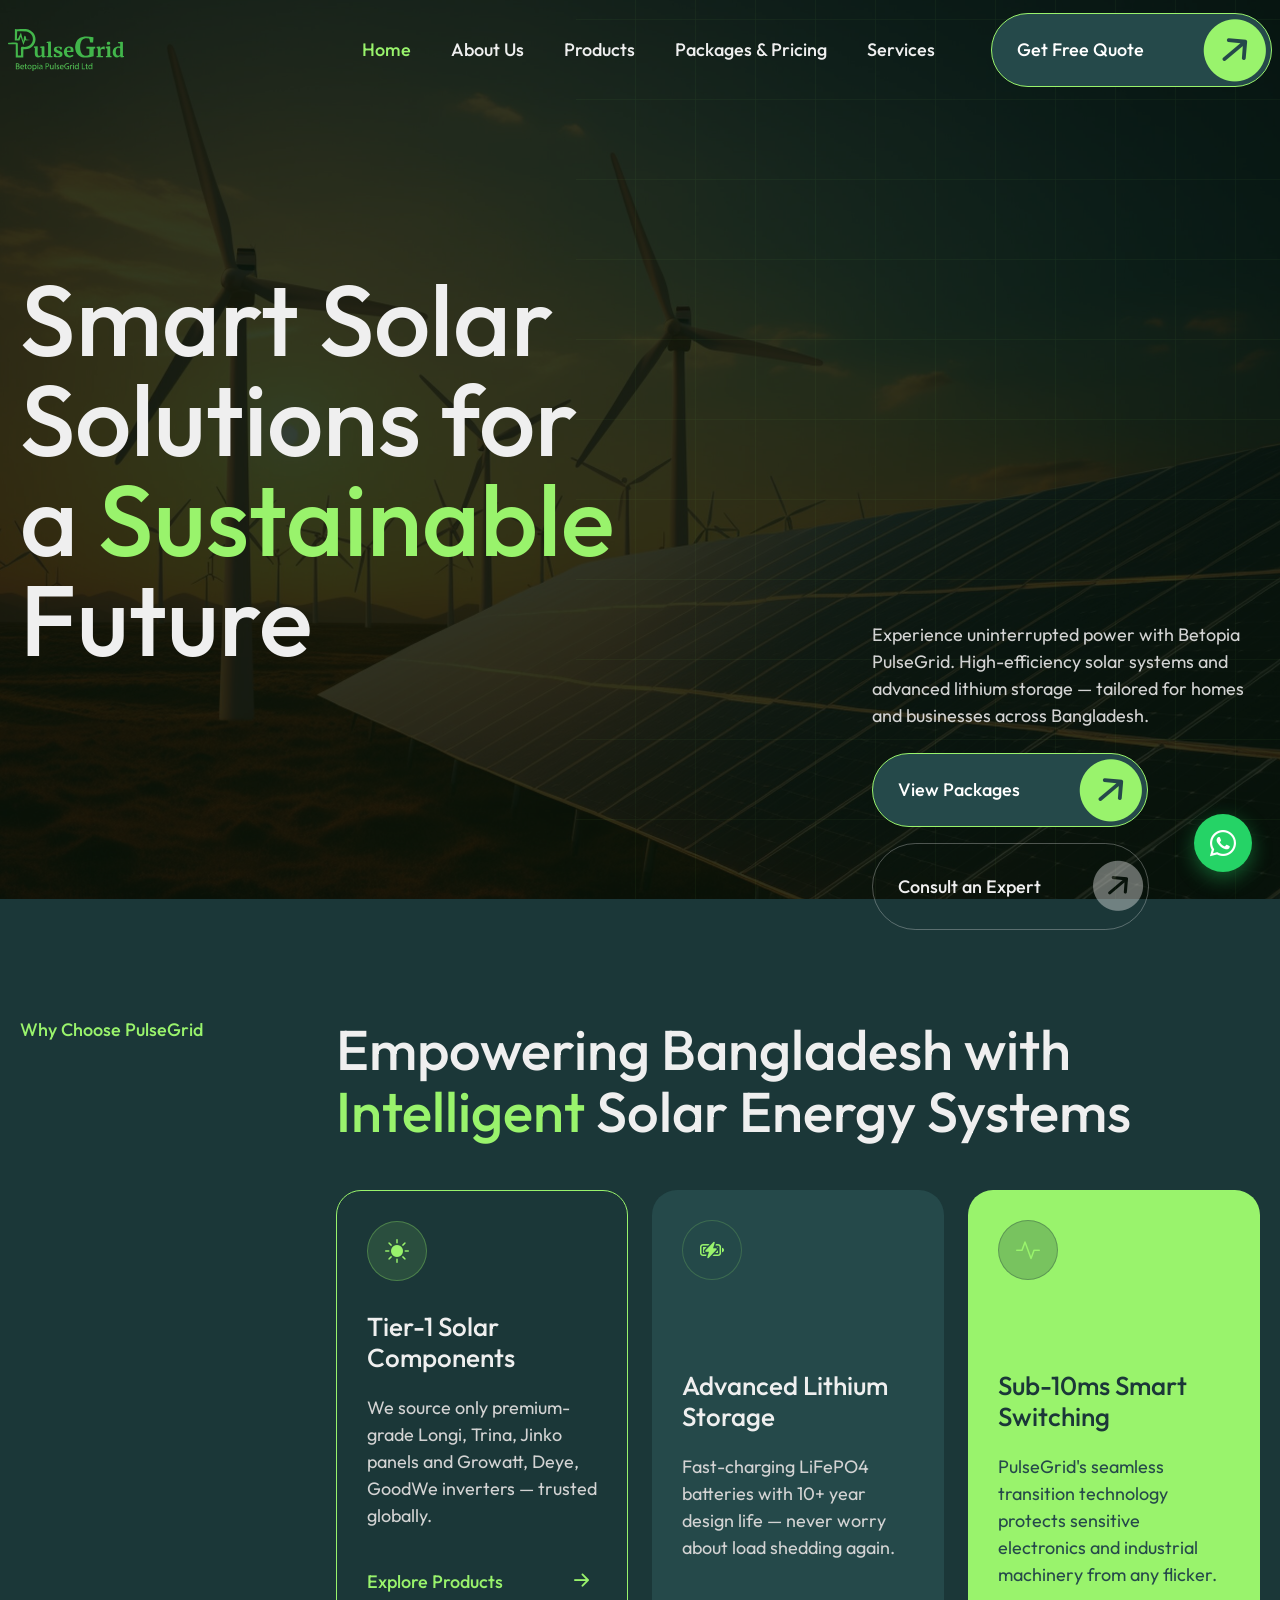
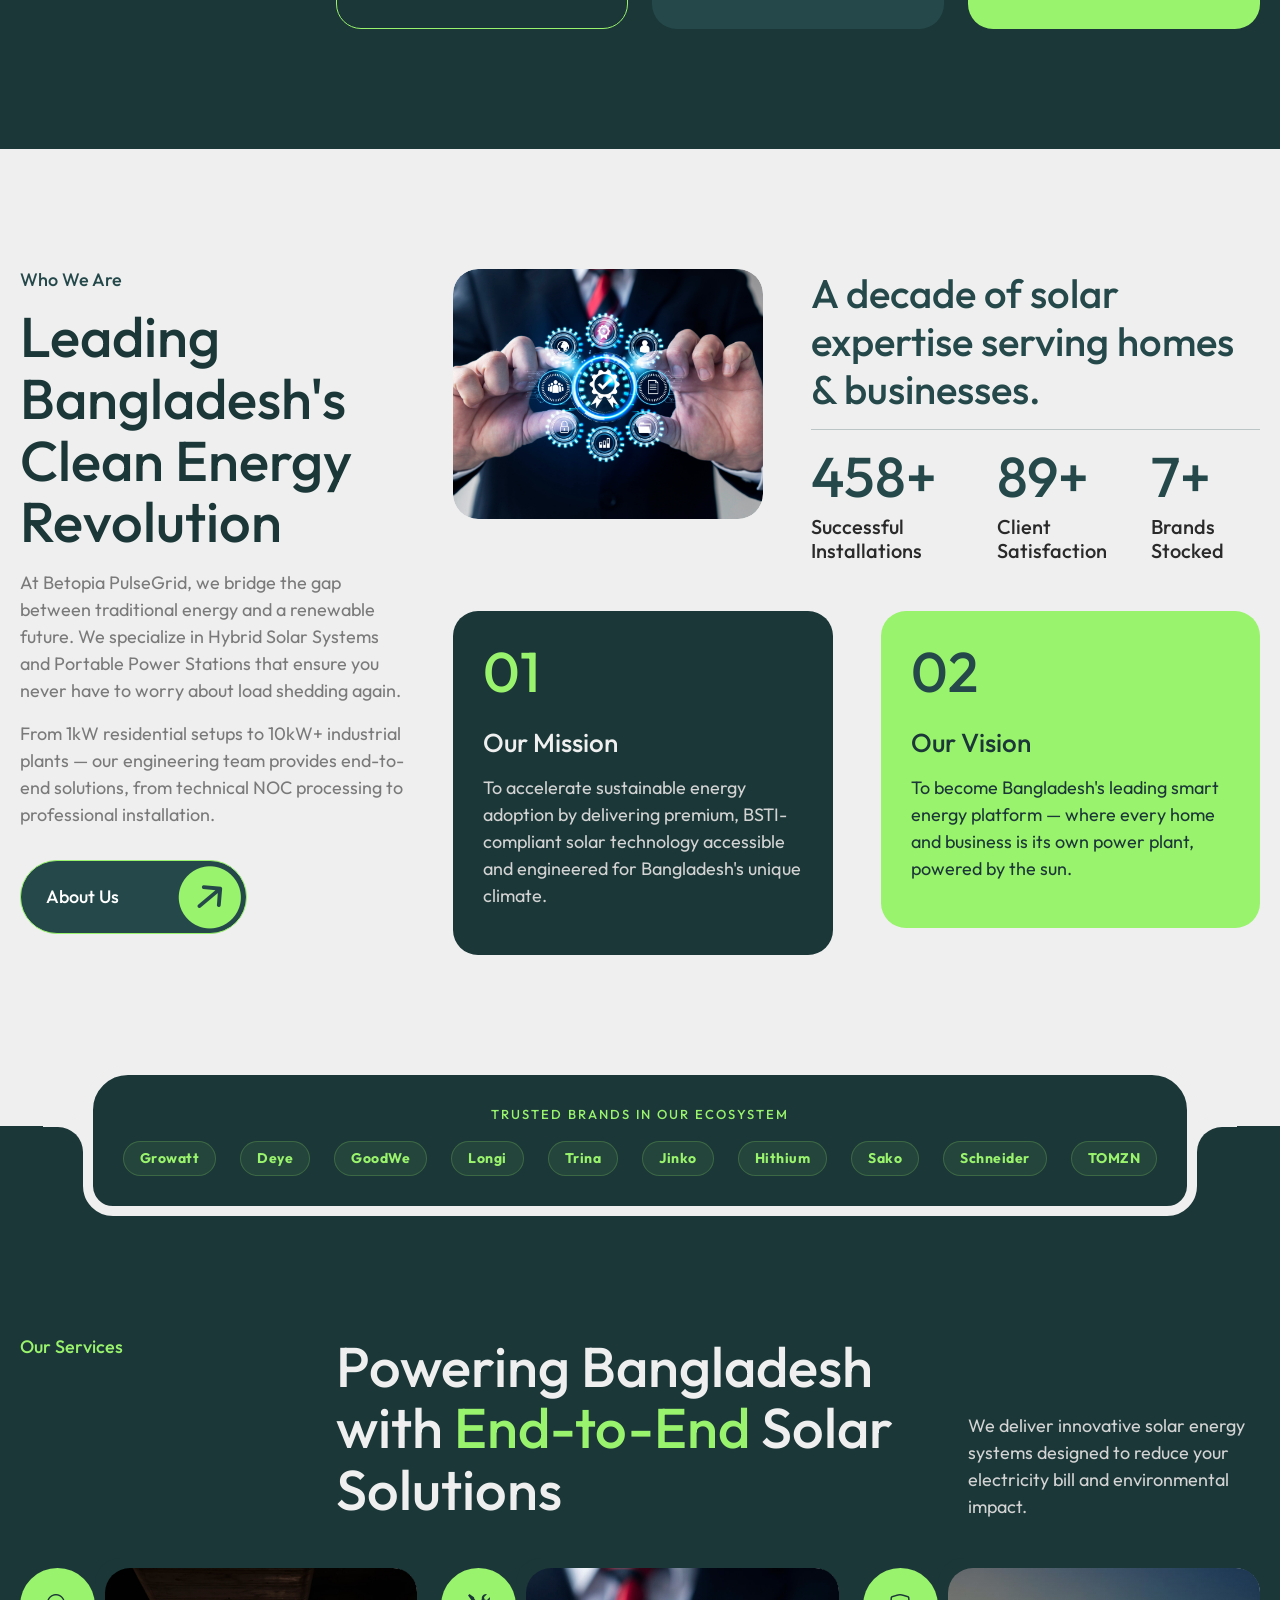
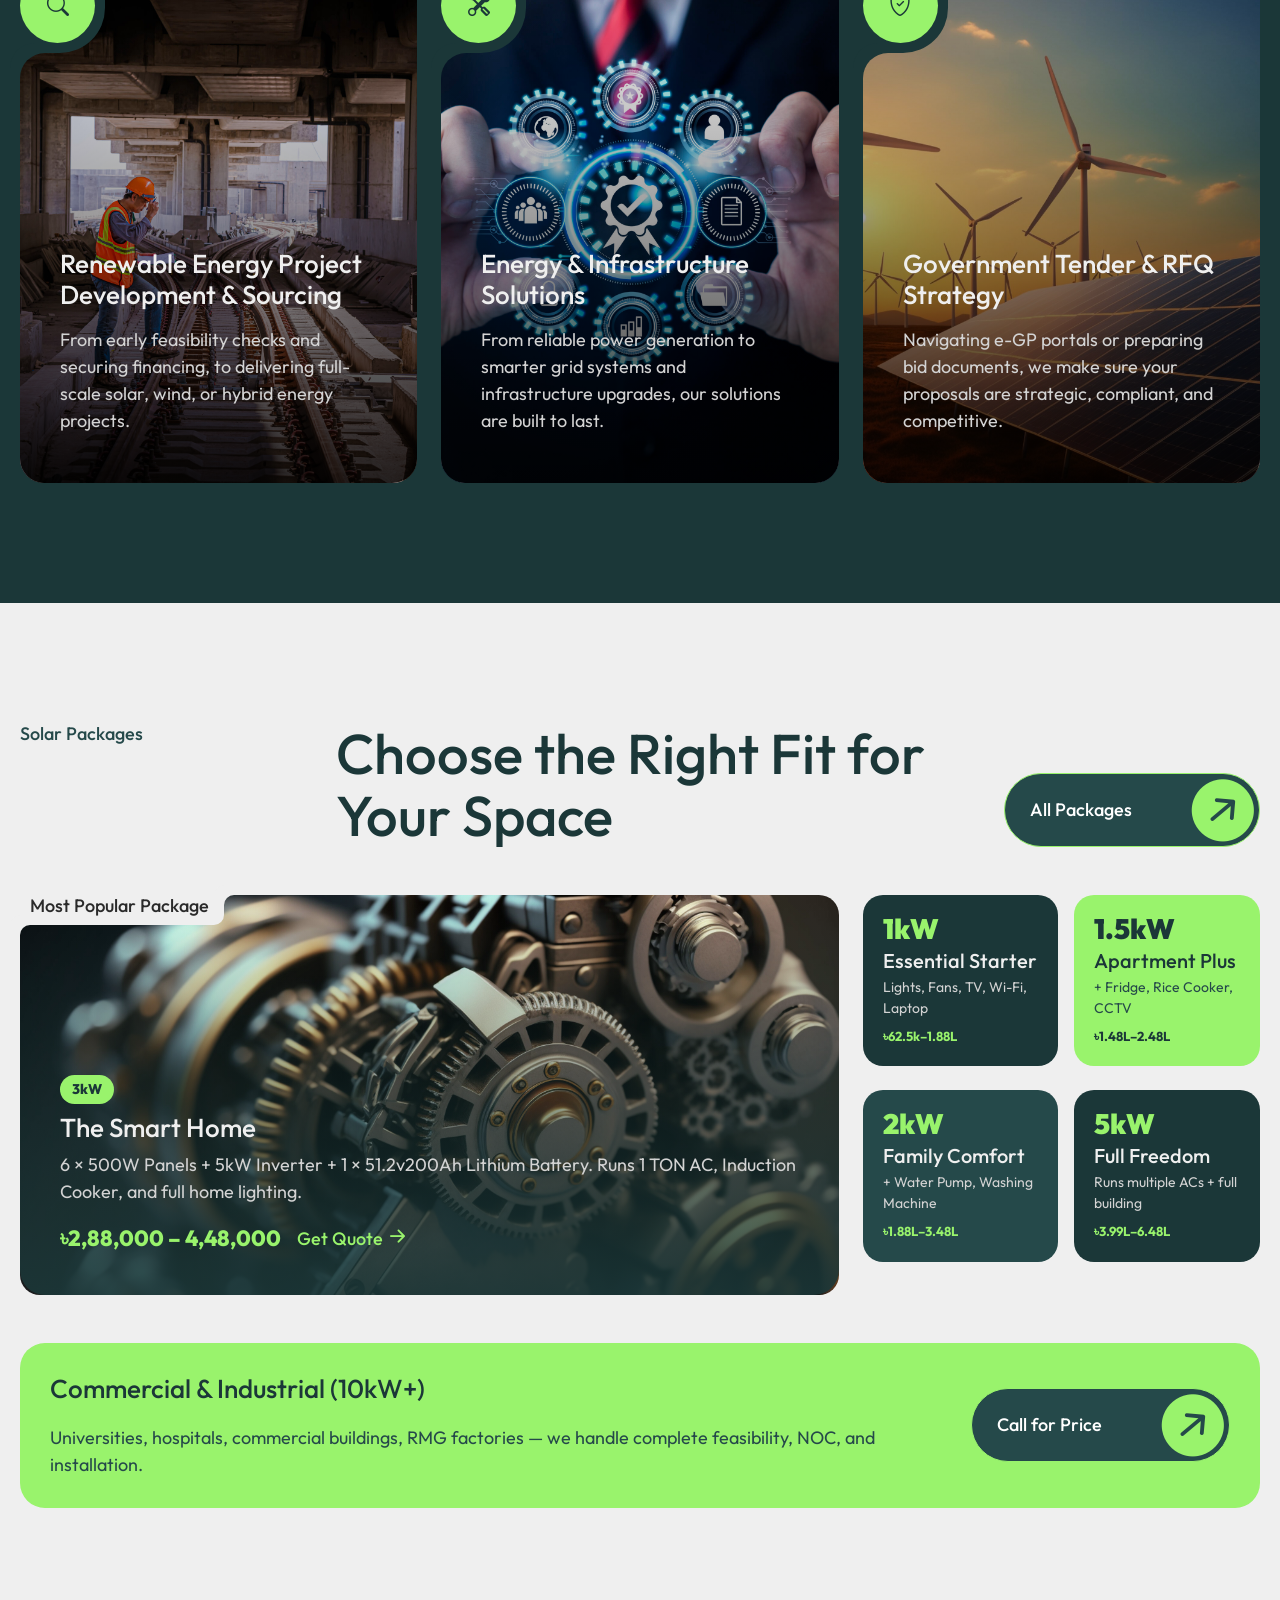
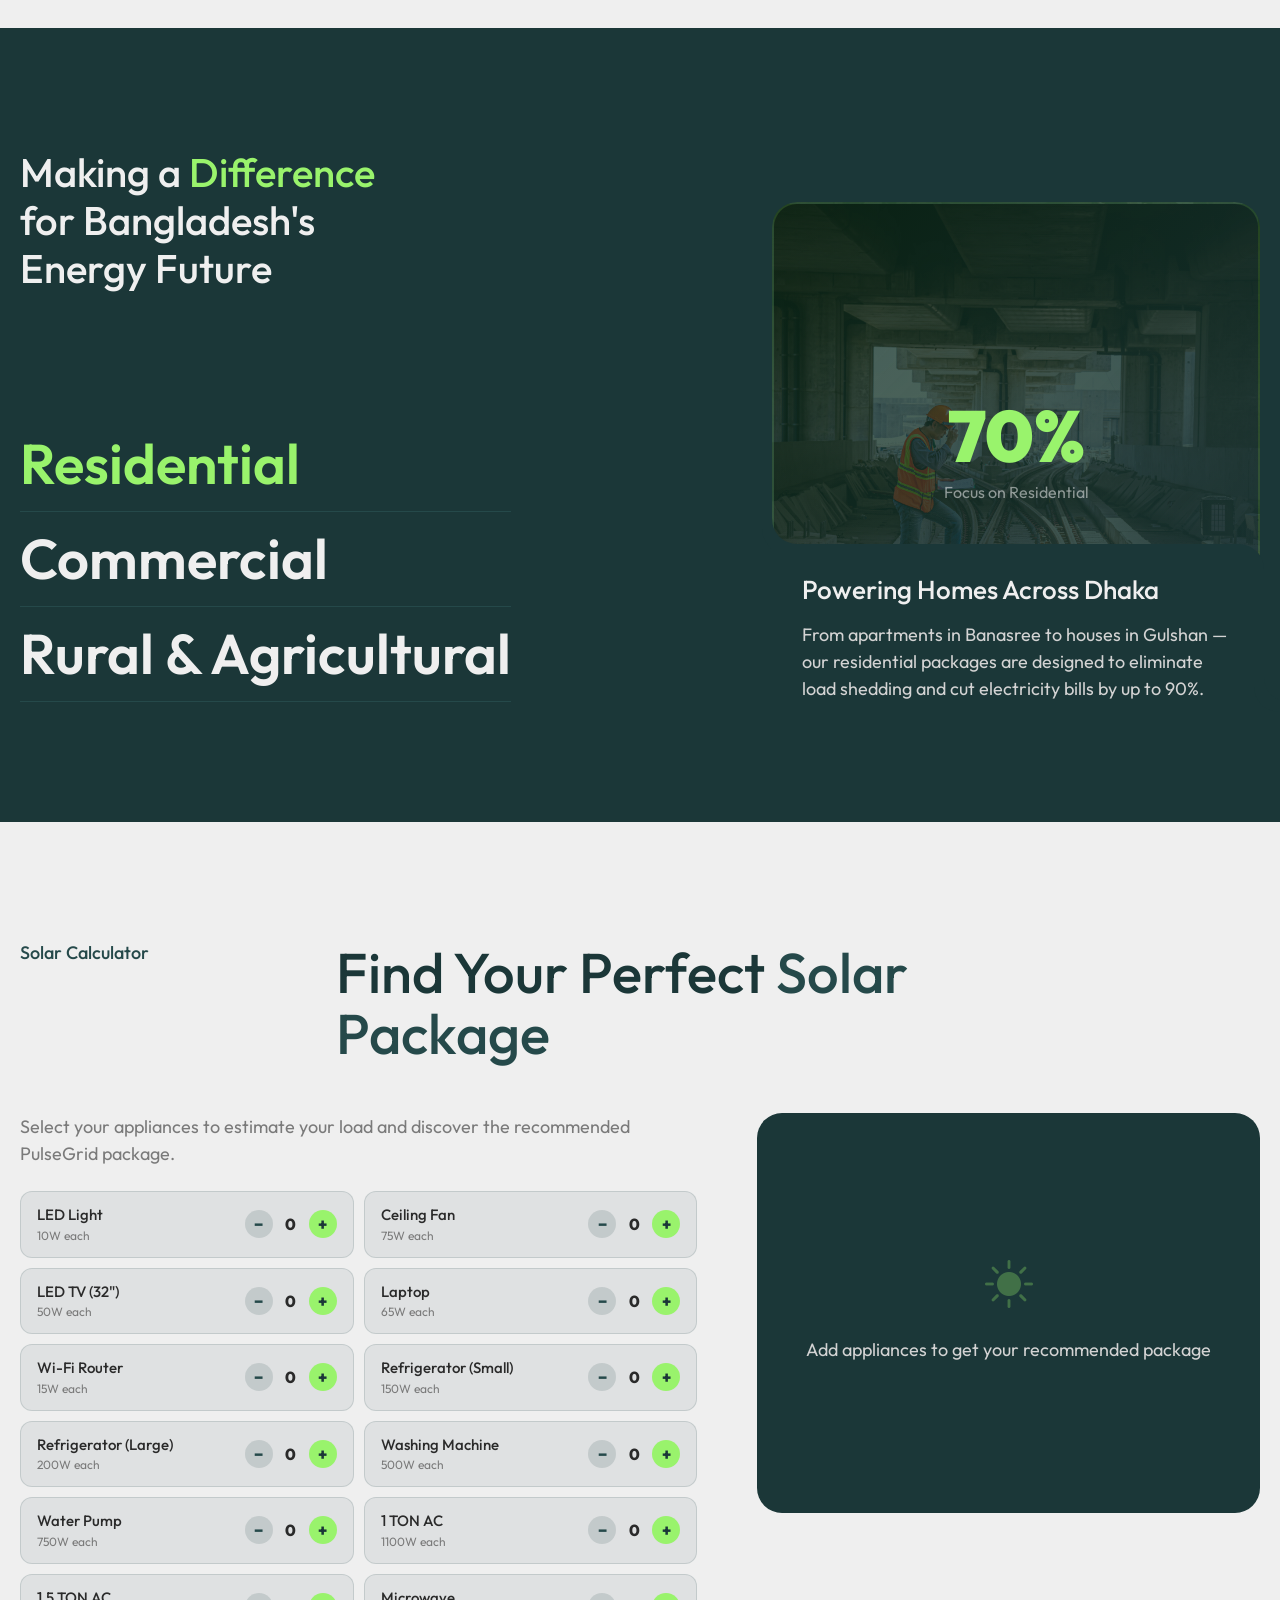
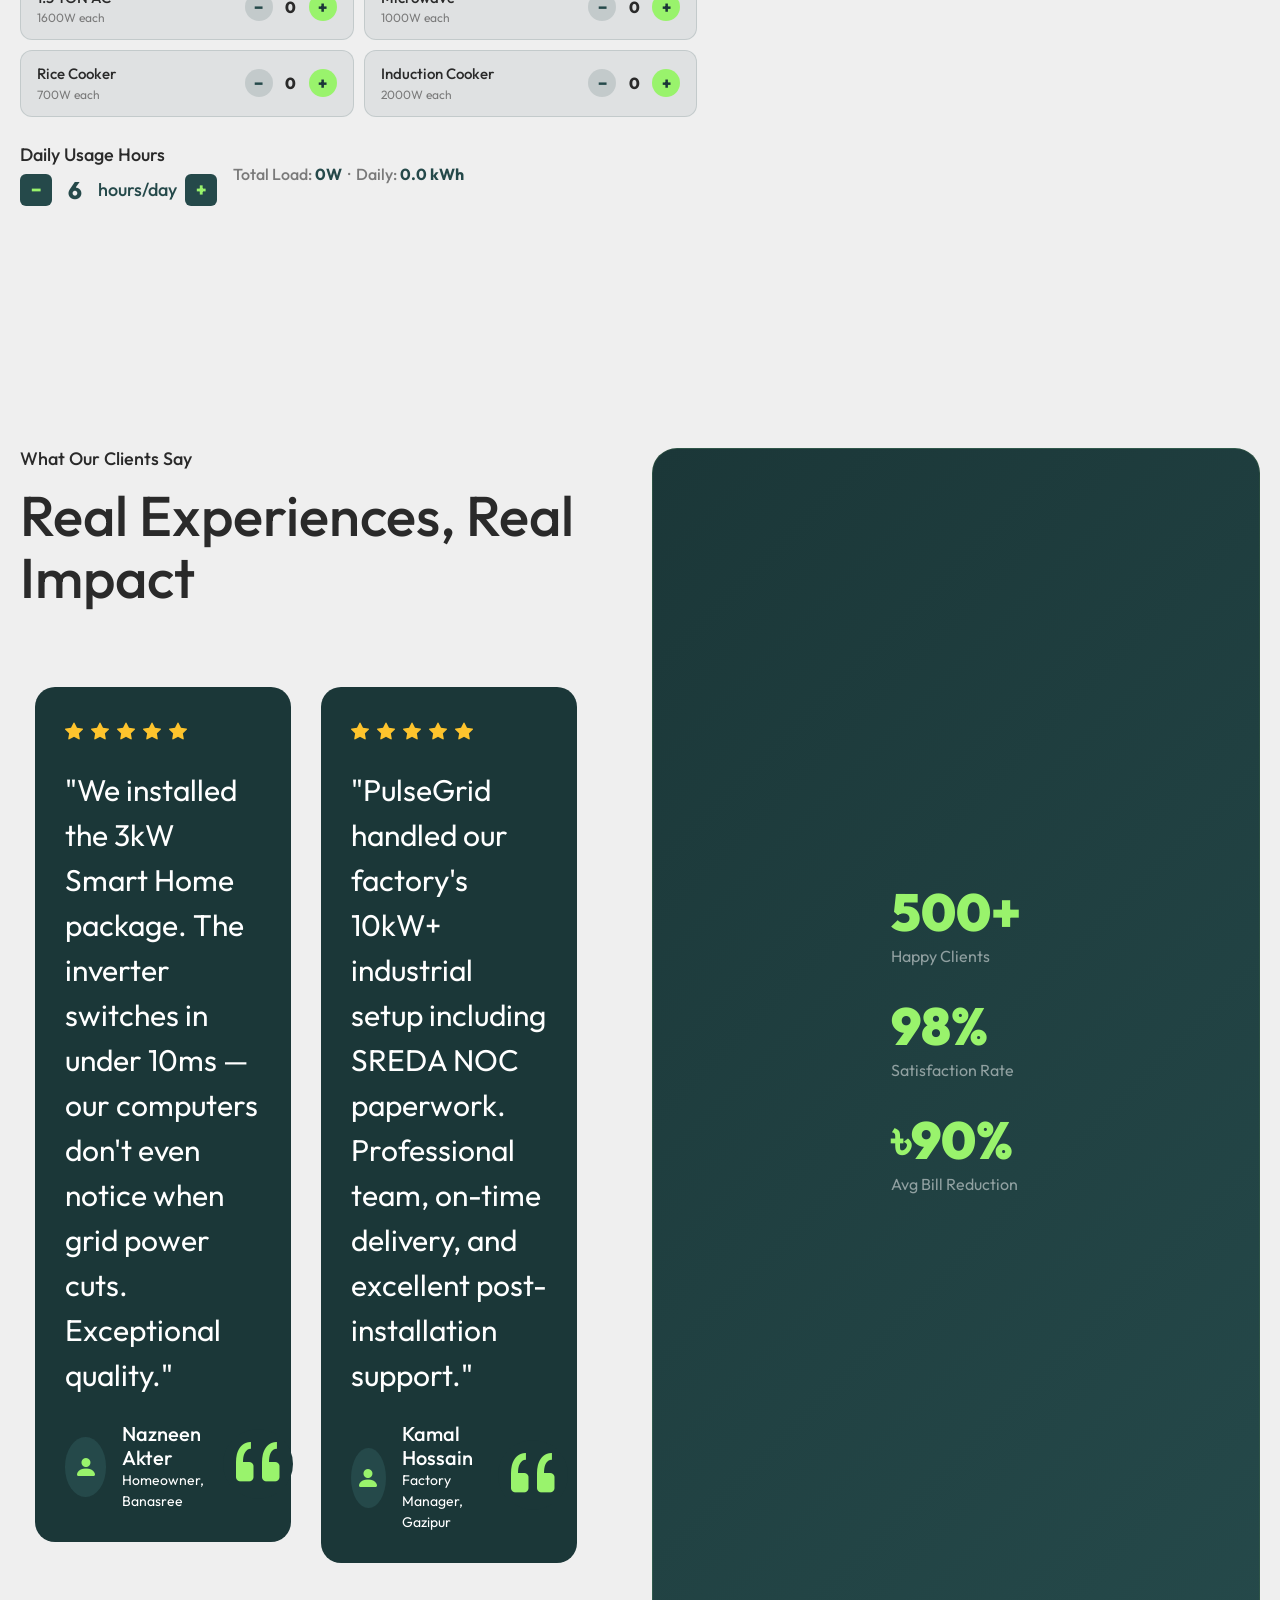
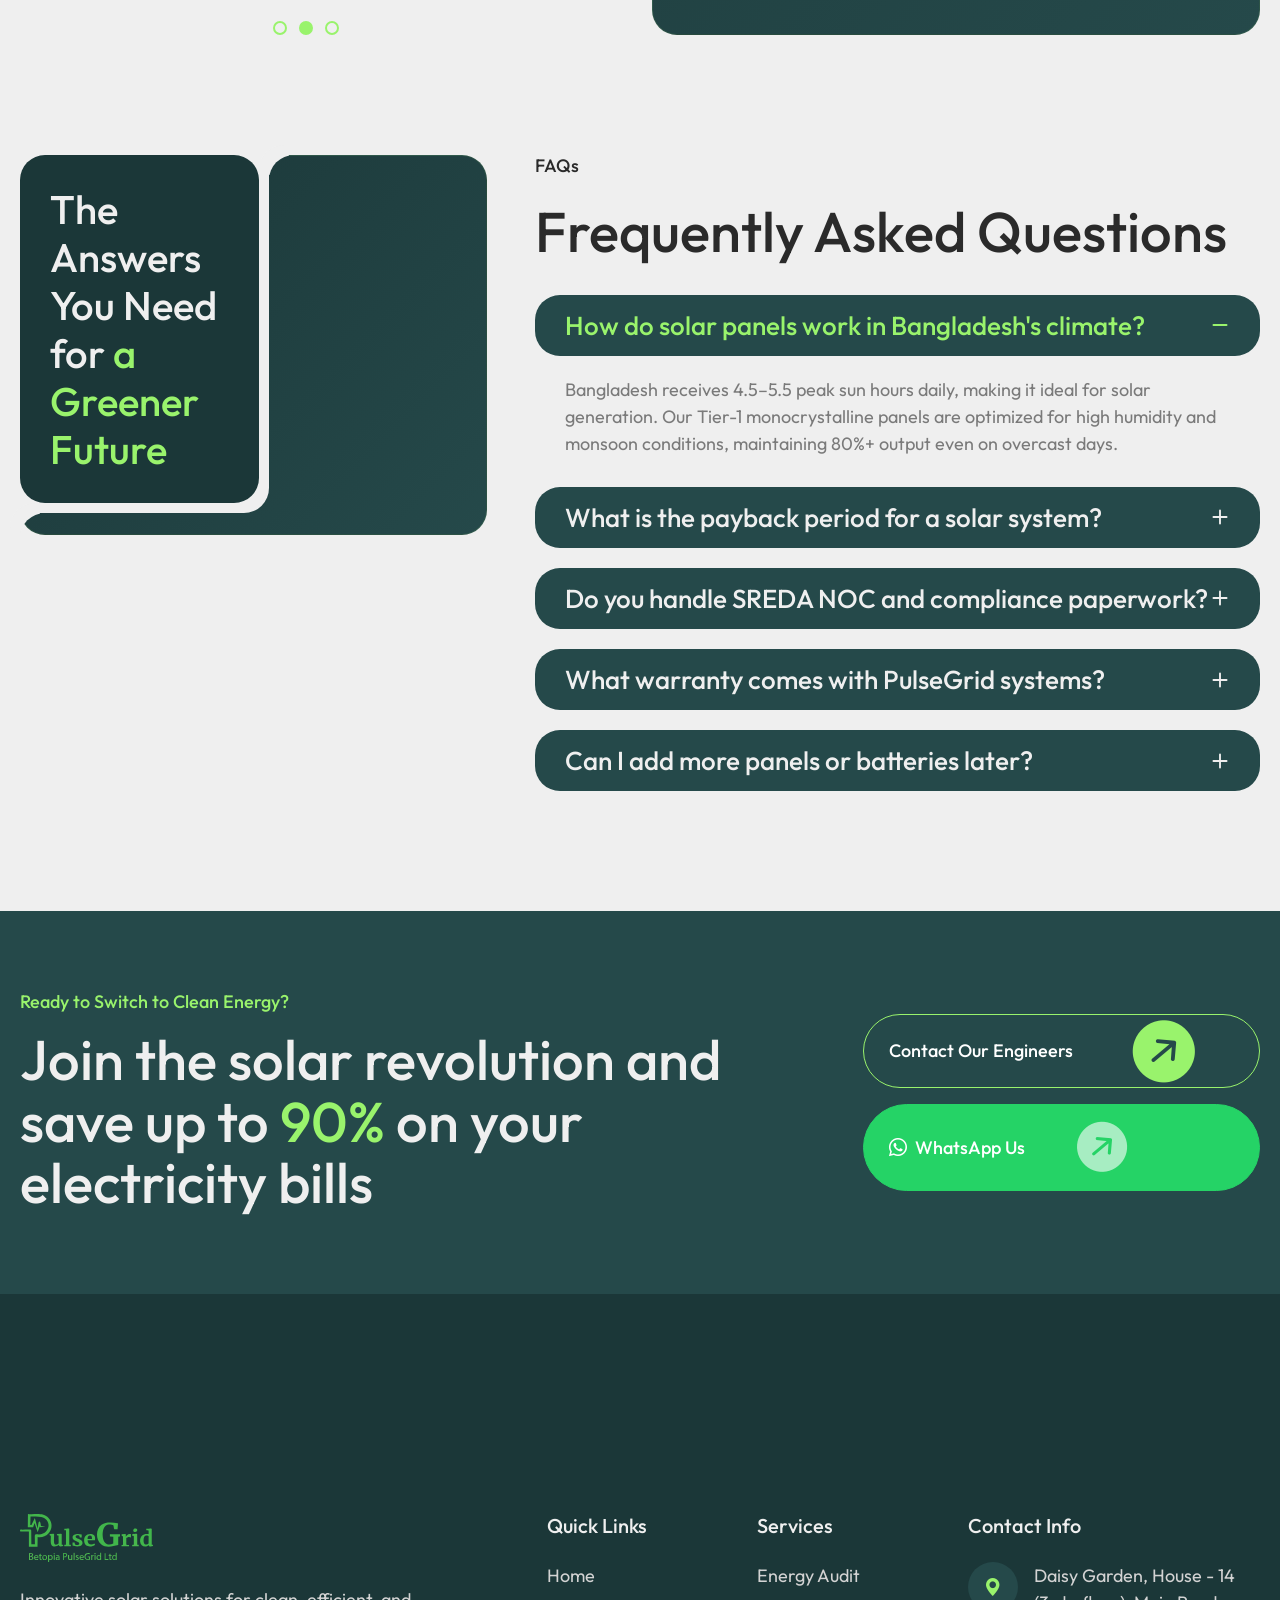
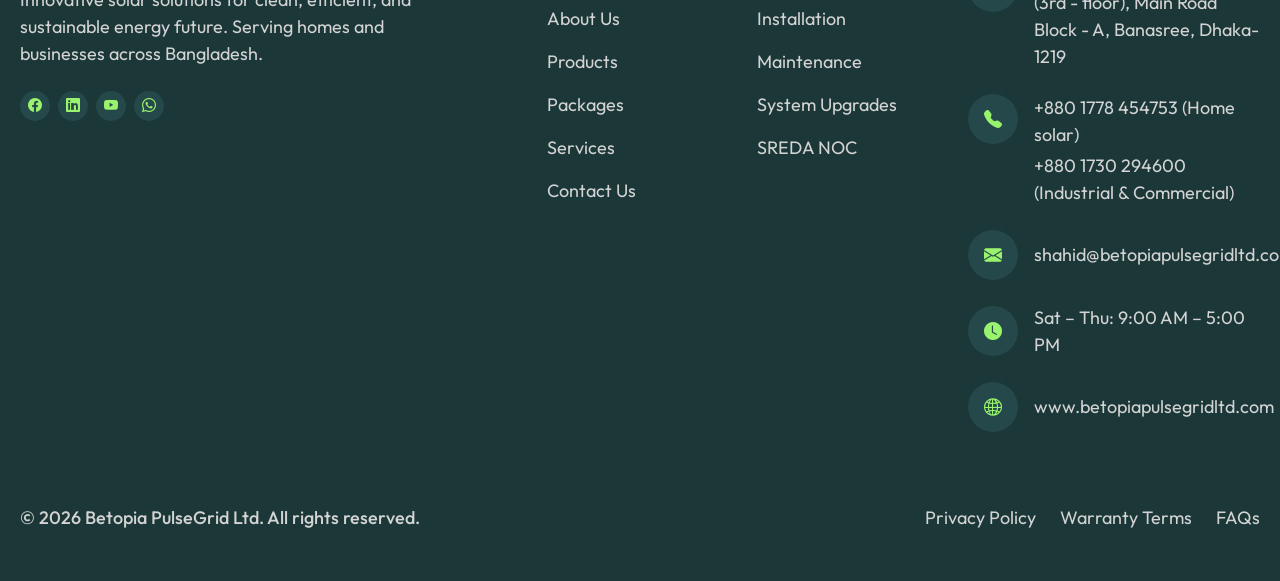
<file: index.html>
<!DOCTYPE html>
<html lang="en">

<head>
  <meta charset="UTF-8">
  <meta name="viewport" content="width=device-width, initial-scale=1.0">
  <title>PulseGrid – Smart Solar Solutions | a Betopia Company</title>
  <link rel="icon" href="favicon.ico" type="image/x-icon">
  <!-- Animation On Scroll (AOS) -->
  <link rel="stylesheet" href="css/vendor/aos.css">
  <!-- Bootstrap Icons CSS -->
  <link rel="stylesheet" href="https://cdn.jsdelivr.net/npm/bootstrap-icons@1.11.3/font/bootstrap-icons.min.css">
  <!-- Slick CSS -->
  <link rel="stylesheet" href="css/vendor/slick.css">
  <!-- FANCYBOX CSS  -->
  <link rel="stylesheet" href="css/vendor/fancybox.css">
  <!-- Custom CSS -->
  <link rel="stylesheet" href="css/style.css">
</head>

<body>

  <!-- Header -->
  <header class="header border-bottom-color sticky-top">
    <div class="b-container">
      <nav class="navbar navbar-expand-lg py-3 py-lg-1" aria-label="Main navigation">
        <div class="container-fluid px-0">
          <div class="logo-box">
            <a class="navbar-brand" href="index.html">
              <img src="images/logo.svg" alt="PulseGrid Logo" class="header-logo" style="height:42px;width:auto;">
            </a>
          </div>
          <button class="navbar-toggler border-0" type="button" data-bs-toggle="offcanvas"
            data-bs-target="#offcanvasNav" aria-controls="offcanvasNav" aria-label="Toggle navigation">
            <span class="navbar-toggler-icon"></span>
          </button>
          <div class="offcanvas offcanvas-start bg-heading-color-3" tabindex="-1" id="offcanvasNav"
            aria-labelledby="offcanvasNavLabel">
            <div class="offcanvas-header" id="offcanvasNavLabel">
              <div class="logo-box">
                <a class="navbar-brand" href="index.html">
                  <img src="images/logo.svg" alt="PulseGrid Logo" style="height:36px;width:auto;">
                </a>
              </div>
              <button type="button" class="btn-close bg-accent-color-2" data-bs-dismiss="offcanvas"
                aria-label="Close"></button>
            </div>
            <div class="offcanvas-body d-flex flex-row justify-content-start justify-content-lg-end align-items-start align-items-lg-center gap-5">
              <ul class="navbar-nav gap-lg-2 gap-xl-4">
                <li class="nav-item"><a class="nav-link active" aria-current="page" href="index.html">Home</a></li>
                <li class="nav-item"><a class="nav-link " href="about-us.html">About Us</a></li>
                <li class="nav-item"><a class="nav-link " href="products.html">Products</a></li>
                <li class="nav-item"><a class="nav-link " href="pricing-plan.html">Packages & Pricing</a></li>
                <li class="nav-item"><a class="nav-link " href="services.html">Services</a></li>
                 
              </ul>
              <div class="mt-0 d-none d-lg-block">
                <a href="contact-us.html" class="btn-cta-primary align-self-start">
                  <span class="btn-text">Get Free Quote</span>
                  <i class="bi bi-arrow-right-circle-fill btn-icon-primary"></i>
                </a>
              </div>
            </div>
          </div>
        </div>
      </nav>
    </div>
  </header>
  <!-- #header end -->

  <!-- Main Content -->
  <main>

    <!-- Home Hero -->
    <section class="home-hero position-relative">
      <!-- Background Image + Overlay -->
      <div class="kb-bg position-absolute top-0 start-0 w-100 h-100">
        <div class="hero-bg-gradient" style="background-image:url('images/10002.jpg');background-size:cover;background-position:center;"></div>
        <div class="bg-overlay" style="background:rgba(7,20,9,0.82);"></div>
        <!-- Solar panel grid decoration -->
        <div class="hero-solar-grid">
          <div class="solar-panel-visual"></div>
        </div>
      </div>

      <!-- Hero Content -->
      <div class="b-container d-flex flex-column align-items-center justify-content-end position-relative z-2 gap-100">
        <div class="row w-100">
          <div class="col-12 col-xl-12 d-flex flex-column gap-4 ">
            <h1 class="text-secondary-color pt-100">Smart Solar Solutions for a <span class="text-heading-color-1">Sustainable</span> Future</h1>
            <div class="d-flex flex-column gap-4 hero-desc align-self-start align-self-md-end">
              <p class="text-color-1 mb-0">Experience uninterrupted power with Betopia PulseGrid. High-efficiency solar systems and advanced lithium storage — tailored for homes and businesses across Bangladesh.</p>
              <div class="d-flex gap-3 flex-wrap">
                <a href="pricing-plan.html" class="btn-cta-primary align-self-start">
                  <span class="btn-text">View Packages</span>
                  <i class="bi bi-arrow-right-circle-fill btn-icon-primary"></i>
                </a>
                <a href="contact-us.html" class="btn-cta-outline align-self-start">
                  <span class="btn-text">Consult an Expert</span>
                  <i class="bi bi-arrow-right-circle-fill btn-icon-outline"></i>
                </a>
              </div>
            </div>
          </div>
        </div>
        <!-- <div class="row w-100">
          <div class="col-12 d-flex align-items-end">
            <div class="spacer-bottom-right"></div>
            <div class="row hero-content d-flex align-items-center gap-3 gap-md-0">
              <div class="col-12 col-md-7 pe-0 pe-md-4 ps-0">
                <div class="d-flex position-relative">
                  <div class="hero-stats-card w-100 rounded-4">
                    <div class="d-flex flex-wrap gap-3 p-3">
                      <div class="stat-chip">
                        <div class="stat-chip-icon"><i class="bi bi-lightning-charge-fill"></i></div>
                        <div>
                          <div class="stat-chip-val">500+</div>
                          <div class="stat-chip-lbl">Installations</div>
                        </div>
                      </div>
                      <div class="stat-chip">
                        <div class="stat-chip-icon"><i class="bi bi-shield-check-fill"></i></div>
                        <div>
                          <div class="stat-chip-val">SREDA</div>
                          <div class="stat-chip-lbl">Compliant NOC</div>
                        </div>
                      </div>
                      <div class="stat-chip">
                        <div class="stat-chip-icon"><i class="bi bi-clock-history"></i></div>
                        <div>
                          <div class="stat-chip-val">10ms</div>
                          <div class="stat-chip-lbl">Switching Time</div>
                        </div>
                      </div>
                    </div>
                  </div>
                </div>
              </div>
              <div class="col-12 col-md-5 ps-0 ps-md-4 pe-0">
                <h3 class="mb-0 text-secondary-color"><span class="text-heading-color-1">Your trusted</span> solar partner for homes & businesses in Bangladesh.</h3>
              </div>
            </div>
            <div class="spacer-bottom-left"></div>
          </div>
        </div> -->
      </div>
    </section>
    <!-- #home hero -->

    <!-- Why Choose Us -->
    <section class="section bg-heading-color-3">
      <div class="b-container">
        <div class="row">
          <div class="col-12 col-xl-3">
            <h6 class="mb-0 text-heading-color-1 mb-4 mb-xl-0">Why Choose PulseGrid</h6>
          </div>
          <div class="col-12 col-xl-9 d-flex flex-column gap-5 overflow-hidden">
            <h2 class="mb-0 text-secondary-color">Empowering Bangladesh with <span class="text-heading-color-1">Intelligent</span> Solar Energy Systems</h2>
            <div class="row">
              <div class="col-12 col-md-6 col-xl-4 mb-4 mb-xl-0" data-aos="fade-right" data-aos-delay="200" data-aos-duration="800">
                <div class="why-box special">
                  <div class="why-icon"><i class="bi bi-sun-fill"></i></div>
                  <div class="why-content">
                    <div class="why-wrap">
                      <h4 class="mb-0 text-secondary-color">Tier-1 Solar Components</h4>
                      <p class="text-color-1">We source only premium-grade Longi, Trina, Jinko panels and Growatt, Deye, GoodWe inverters — trusted globally.</p>
                      <a href="products.html" class="btn-cta-secondary">Explore Products<i class="bi bi-arrow-right-short"></i></a>
                    </div>
                  </div>
                </div>
              </div>
              <div class="col-12 col-md-6 col-xl-4 mb-4 mb-xl-0" data-aos="fade-right" data-aos-delay="400" data-aos-duration="800">
                <div class="why-box border-0 bg-heading-color-2">
                  <div class="why-icon why-icon-dark"><i class="bi bi-battery-charging"></i></div>
                  <div class="why-content">
                    <div class="why-wrap">
                      <h4 class="mb-0 text-secondary-color">Advanced Lithium Storage</h4>
                      <p class="text-color-1">Fast-charging LiFePO4 batteries with 10+ year design life — never worry about load shedding again.</p>
                      <a href="products.html" class="btn-cta-secondary">Learn More<i class="bi bi-arrow-right-short"></i></a>
                    </div>
                  </div>
                </div>
              </div>
              <div class="col-12 col-xl-4" data-aos="fade-right" data-aos-delay="600" data-aos-duration="800">
                <div class="why-box border-0 bg-heading-color-1">
                  <div class="why-icon why-icon-green"><i class="bi bi-activity"></i></div>
                  <div class="why-content">
                    <div class="why-wrap">
                      <h4 class="mb-0 text-heading-color-3">Sub-10ms Smart Switching</h4>
                      <p class="text-heading-color-2">PulseGrid's seamless transition technology protects sensitive electronics and industrial machinery from any flicker.</p>
                      <a href="services.html" class="btn-cta-secondary text-heading-color-3">Our Services<i class="bi bi-arrow-right-short"></i></a>
                    </div>
                  </div>
                </div>
              </div>
            </div>
          </div>
        </div>
      </div>
    </section>
    <!-- #why choose us -->

    <!-- Who We Are -->
    <section class="section who">
      <div class="b-container">
        <div class="row">
          <div class="col-12 col-xl-4 pe-xl-4 d-flex flex-column gap-3 order-2 order-xl-1">
            <h6 class="mb-0 text-heading-color-2">Who We Are</h6>
            <h2 class="mb-0 text-heading-color-3">Leading Bangladesh's Clean Energy Revolution</h2>
            <p class="mb-0">At Betopia PulseGrid, we bridge the gap between traditional energy and a renewable future. We specialize in Hybrid Solar Systems and Portable Power Stations that ensure you never have to worry about load shedding again.</p>
            <p>From 1kW residential setups to 10kW+ industrial plants — our engineering team provides end-to-end solutions, from technical NOC processing to professional installation.</p>
            <a href="about-us.html" class="btn-cta-primary align-self-start">
              <span class="btn-text">About Us</span>
              <i class="bi bi-arrow-right-circle-fill btn-icon-primary"></i>
            </a>
          </div>
          <div class="col-12 col-xl-8 ps-xl-4 d-flex flex-column gap-5 overflow-hidden order-1 order-xl-2 mb-5 mb-xl-0">
            <div class="row">
              <div class="col-12 col-md-5 pe-md-4 mb-5 mb-md-0">
                <div class="about-img-wrap rounded-6">
                  <img src="images/10003.jpg" alt="Solar power substation at sunset" style="width:100%;height:100%;object-fit:cover;border-radius:25px;">
                </div>
              </div>
              <div class="col-12 col-md-7 ps-md-4">
                <h3 class="mb-0 text-heading-color-2">A decade of solar expertise serving homes & businesses.</h3>
                <hr class="border-heading-color-2">
                <div class="d-flex flex-column flex-md-row gap-4">
                  <div class="d-flex flex-column gap-2">
                    <div class="d-flex heading-counter text-heading-color-2">
                      <span class="count-up heading-2" data-count="500">0</span>
                    </div>
                    <h5 class="m-0 ps-0 text-primary-color">Successful Installations</h5>
                  </div>
                  <div class="d-flex flex-column gap-2">
                    <div class="d-flex heading-counter text-heading-color-2">
                      <span class="count-up heading-2" data-count="98">0</span>
                    </div>
                    <h5 class="m-0 ps-0 text-primary-color">Client Satisfaction</h5>
                  </div>
                  <div class="d-flex flex-column gap-2">
                    <div class="d-flex heading-counter text-heading-color-2">
                      <span class="count-up heading-2" data-count="8">0</span>
                    </div>
                    <h5 class="m-0 ps-0 text-primary-color">Brands Stocked</h5>
                  </div>
                </div>
              </div>
            </div>
            <div class="row">
              <div class="col-12 col-md-6 pe-md-4">
                <div class="d-flex flex-column bg-heading-color-3 padding-30 rounded-6 gap-4 mb-5 mb-md-0">
                  <h2 class="mb-0 text-heading-color-1">01</h2>
                  <div class="d-flex flex-column gap-3">
                    <h4 class="mb-0 text-secondary-color">Our Mission</h4>
                    <p class="text-color-1">To accelerate sustainable energy adoption by delivering premium, BSTI-compliant solar technology accessible and engineered for Bangladesh's unique climate.</p>
                  </div>
                </div>
              </div>
              <div class="col-12 col-md-6 ps-md-4">
                <div class="d-flex flex-column bg-heading-color-1 padding-30 rounded-6 gap-4">
                  <h2 class="mb-0 text-heading-color-2">02</h2>
                  <div class="d-flex flex-column gap-3 text-heading-color-3">
                    <h4 class="mb-0">Our Vision</h4>
                    <p>To become Bangladesh's leading smart energy platform — where every home and business is its own power plant, powered by the sun.</p>
                  </div>
                </div>
              </div>
            </div>
          </div>
        </div>
      </div>
    </section>
    <!-- #who we are -->

    <!-- Our Partners -->
    <section class="our-partners">
      <div class="b-container">
        <div class="row d-flex flex-row flex-nowrap align-items-center justify-content-center">
          <div class="spacer-top-right-25 spacer-special-right"></div>
          <div class="col-auto">
            <div class="client-wrapper position-relative bg-heading-color-3 border-big">
              <p class="text-heading-color-1 fw-medium mb-3 text-center fs-sm" style="letter-spacing:2px;font-size:13px;">TRUSTED BRANDS IN OUR ECOSYSTEM</p>
              <div class="d-flex flex-wrap justify-content-center align-items-center gap-4 partner-logos">
                <span class="brand-pill">Growatt</span>
                <span class="brand-pill">Deye</span>
                <span class="brand-pill">GoodWe</span>
                <span class="brand-pill">Longi</span>
                <span class="brand-pill">Trina</span>
                <span class="brand-pill">Jinko</span>
                <span class="brand-pill">Hithium</span>
                <span class="brand-pill">Sako</span>
                <span class="brand-pill">Schneider</span>
                <span class="brand-pill">TOMZN</span>
              </div>
            </div>
          </div>
          <div class="spacer-top-left-25 spacer-special-left"></div>
        </div>
      </div>
    </section>
    <!-- #our partners -->

    <!-- Our Services -->
    <section class="section services bg-heading-color-3">
      <div class="b-container d-flex flex-column gap-5">
        <div class="row">
          <div class="col-12 col-xl-3">
            <h6 class="mb-4 mb-xl-0 text-heading-color-1">Our Services</h6>
          </div>
          <div class="col-12 col-xl-6 overflow-hidden">
            <h2 class="mb-0 text-secondary-color">Powering Bangladesh with <span class="text-heading-color-1">End-to-End</span> Solar Solutions</h2>
          </div>
          <div class="col-12 col-xl-3 d-flex align-items-end">
            <p class="mb-0 text-color-1">We deliver innovative solar energy systems designed to reduce your electricity bill and environmental impact.</p>
          </div>
        </div>
        <div class="row">
          <div class="col-12 col-xl-4 mb-4 mb-xl-0" data-aos="fade-right" data-aos-delay="200" data-aos-duration="800">
            <div class="service-box">
              <div class="bg-overlay-2"></div>
              <div class="service-img service-img-1"></div>
              <div class="service-content">
                <div class="service-info">
                  <div class="service-wrap">
                    <h4 class="mb-3">Renewable Energy Project Development & Sourcing</h4>
                    <p>From early feasibility checks and securing financing, to delivering full-scale solar, wind, or hybrid energy projects.</p>
                    <a href="services.html" class="btn-cta-secondary">Read More<i class="bi bi-arrow-right-short"></i></a>
                  </div>
                </div>
              </div>
              <div class="icon-service">
                <div class="icon-inner">
                  <div class="icon-wrapper"><i class="bi bi-search" style="font-size:22px;color:#1B3738;"></i></div>
                </div>
                <div class="spacer-top-left-25"></div>
                <div class="w-100"><div class="spacer-top-left-25"></div></div>
              </div>
            </div>
          </div>
          <div class="col-12 col-xl-4 mb-4 mb-xl-0" data-aos="fade-right" data-aos-delay="400" data-aos-duration="800">
            <div class="service-box">
              <div class="bg-overlay-2"></div>
              <div class="service-img service-img-2"></div>
              <div class="service-content">
                <div class="service-info">
                  <div class="service-wrap">
                    <h4 class="mb-3">Energy & Infrastructure Solutions</h4>
                    <p>From reliable power generation to smarter grid systems and infrastructure upgrades, our solutions are built to last.</p>
                    <a href="services.html" class="btn-cta-secondary">Read More<i class="bi bi-arrow-right-short"></i></a>
                  </div>
                </div>
              </div>
              <div class="icon-service">
                <div class="icon-inner">
                  <div class="icon-wrapper"><i class="bi bi-tools" style="font-size:22px;color:#1B3738;"></i></div>
                </div>
                <div class="spacer-top-left-25"></div>
                <div class="w-100"><div class="spacer-top-left-25"></div></div>
              </div>
            </div>
          </div>
          <div class="col-12 col-xl-4" data-aos="fade-right" data-aos-delay="600" data-aos-duration="800">
            <div class="service-box">
              <div class="bg-overlay-2"></div>
              <div class="service-img service-img-3"></div>
              <div class="service-content">
                <div class="service-info">
                  <div class="service-wrap">
                    <h4 class="mb-3">Government Tender & RFQ Strategy</h4>
                    <p>Navigating e-GP portals or preparing bid documents, we make sure your proposals are strategic, compliant, and competitive.</p>
                    <a href="services.html" class="btn-cta-secondary">Read More<i class="bi bi-arrow-right-short"></i></a>
                  </div>
                </div>
              </div>
              <div class="icon-service">
                <div class="icon-inner">
                  <div class="icon-wrapper"><i class="bi bi-shield-check" style="font-size:22px;color:#1B3738;"></i></div>
                </div>
                <div class="spacer-top-left-25"></div>
                <div class="w-100"><div class="spacer-top-left-25"></div></div>
              </div>
            </div>
          </div>
        </div>
      </div>
    </section>
    <!-- #our services -->

    <!-- Packages / Pricing -->
    <section class="section">
      <div class="b-container d-flex flex-column gap-4">
        <div class="row mb-4">
          <div class="col-12 col-xl-3">
            <h6 class="mb-4 mb-xl-0 text-heading-color-2">Solar Packages</h6>
          </div>
          <div class="col-12 col-md-6 col-xl-6 overflow-hidden">
            <h2 class="mb-4 mb-xl-0 text-heading-color-3">Choose the Right Fit for Your Space</h2>
          </div>
          <div class="col-12 col-md-6 col-xl-3 d-flex align-items-end justify-content-start justify-content-md-end">
            <a href="pricing-plan.html" class="btn-cta-primary">
              <span class="btn-text">All Packages</span>
              <i class="bi bi-arrow-right-circle-fill btn-icon-primary"></i>
            </a>
          </div>
        </div>

        <!-- Featured large package -->
        <div class="row">
          <div class="col-12 col-xl-8 mb-4">
            <div class="service-box project pkg-featured">
              <div class="bg-overlay-3"></div>
              <div class="pkg-featured-bg pkg-bg-1"></div>
              <div class="service-content">
                <div class="service-info">
                  <div class="service-wrap">
                    <div class="pkg-kw-badge">3kW</div>
                    <h4 class="mb-2">The Smart Home</h4>
                    <p>6 × 500W Panels + 5kW Inverter + 1 × 51.2v200Ah Lithium Battery. Runs 1 TON AC, Induction Cooker, and full home lighting.</p>
                    <div class="d-flex align-items-center gap-3 flex-wrap mt-2">
                      <div class="pkg-price">৳2,88,000 – 4,48,000</div>
                      <a href="pricing-plan.html" class="btn-cta-secondary">Get Quote<i class="bi bi-arrow-right-short"></i></a>
                    </div>
                  </div>
                </div>
              </div>
              <div class="position-absolute top-0 start-0 d-flex flex-row flex-wrap z-2">
                <h6 class="mb-0 text-primary-color bg-secondary-color">Most Popular Package</h6>
                <div class="spacer-top-left"></div>
                <div class="w-100"><div class="spacer-top-left"></div></div>
              </div>
            </div>
          </div>
          <div class="col-12 col-xl-4 d-flex flex-column gap-4">
            <div class="d-flex flex-row gap-3">
              <div class="pkg-card flex-fill bg-heading-color-3">
                <div class="pkg-card-kw text-heading-color-1">1kW</div>
                <h5 class="text-secondary-color mb-1">Essential Starter</h5>
                <p class="text-color-1 mb-2" style="font-size:14px;">Lights, Fans, TV, Wi-Fi, Laptop</p>
                <div class="pkg-card-price">৳62.5k–1.88L</div>
              </div>
              <div class="pkg-card flex-fill bg-heading-color-1">
                <div class="pkg-card-kw text-heading-color-3">1.5kW</div>
                <h5 class="text-heading-color-3 mb-1">Apartment Plus</h5>
                <p class="text-heading-color-2 mb-2" style="font-size:14px;">+ Fridge, Rice Cooker, CCTV</p>
                <div class="pkg-card-price-dark">৳1.48L–2.48L</div>
              </div>
            </div>
            <div class="d-flex flex-row gap-3">
              <div class="pkg-card flex-fill bg-heading-color-2">
                <div class="pkg-card-kw text-heading-color-1">2kW</div>
                <h5 class="text-secondary-color mb-1">Family Comfort</h5>
                <p class="text-color-1 mb-2" style="font-size:14px;">+ Water Pump, Washing Machine</p>
                <div class="pkg-card-price">৳1.88L–3.48L</div>
              </div>
              <div class="pkg-card flex-fill bg-heading-color-3">
                <div class="pkg-card-kw text-heading-color-1">5kW</div>
                <h5 class="text-secondary-color mb-1">Full Freedom</h5>
                <p class="text-color-1 mb-2" style="font-size:14px;">Runs multiple ACs + full building</p>
                <div class="pkg-card-price">৳3.99L–6.48L</div>
              </div>
            </div>
          </div>
        </div>

        <!-- Commercial CTA row -->
        <div class="row">
          <div class="col-12">
            <div class="why-box bg-heading-color-1 border-0 d-flex flex-column flex-md-row align-items-start align-items-md-center justify-content-between gap-4">
              <div class="why-wrap" style="transform:none;">
                <h4 class="mb-0 text-heading-color-3">Commercial & Industrial (10kW+)</h4>
                <p class="text-heading-color-2 mb-0">Universities, hospitals, commercial buildings, RMG factories — we handle complete feasibility, NOC, and installation.</p>
              </div>
              <a href="contact-us.html" class="btn-cta-primary flex-shrink-0">
                <span class="btn-text">Call for Price</span>
                <i class="bi bi-arrow-right-circle-fill btn-icon-primary"></i>
              </a>
            </div>
          </div>
        </div>
      </div>
    </section>
    <!-- #packages -->

    <!-- Impact & Sustainability -->
    <section class="section bg-heading-color-3">
      <div class="b-container">
        <div class="row mb-n90">
          <div class="col-12 col-xl-4">
            <h3 class="mb-4 mb-xl-0 text-secondary-color max-width-370">Making a <span class="text-heading-color-1">Difference</span> for Bangladesh's Energy Future</h3>
          </div>
        </div>
        <div class="row position-relative z-1">
          <div class="col-12 col-md-6 col-xl-6 d-flex align-items-end mb-4 mb-md-0">
            <ul class="nav nav-pills flex-column nav-pills align-items-start position-relative z-1 mb-3 mb-xl-0" id="pills-tab" role="tablist">
              <li class="nav-item" role="presentation">
                <button class="nav-link active position-relative text-start" id="pills-residential-tab" data-bs-toggle="pill" data-bs-target="#pills-residential" type="button" role="tab">Residential</button>
              </li>
              <li class="nav-item" role="presentation">
                <button class="nav-link position-relative text-start" id="pills-commercial-tab" data-bs-toggle="pill" data-bs-target="#pills-commercial" type="button" role="tab">Commercial</button>
              </li>
              <li class="nav-item" role="presentation">
                <button class="nav-link position-relative text-start" id="pills-rural-tab" data-bs-toggle="pill" data-bs-target="#pills-rural" type="button" role="tab">Rural & Agricultural</button>
              </li>
            </ul>
          </div>
          <div class="col-12 col-md-12 col-xl-6">
            <div class="tab-content rounded-4 w-100 h-100" id="pills-tabContent">
              <div class="tab-pane fade fade-right show active" id="pills-residential" role="tabpanel">
                <div class="impact-box">
                  <div class="impact-placeholder">
                    <div class="impact-visual impact-visual-1">
                      <div class="impact-stat-big">70%</div>
                      <div class="impact-stat-label">Focus on Residential</div>
                    </div>
                  </div>
                  <div class="impact-wrapper">
                    <div class="spacer-bottom-left-50"></div>
                    <div class="d-flex align-items-end me-4">
                      <div class="impact-content">
                        <h4 class="mb-3 text-secondary-color">Powering Homes Across Dhaka</h4>
                        <p class="m-0 text-color-1">From apartments in Banasree to houses in Gulshan — our residential packages are designed to eliminate load shedding and cut electricity bills by up to 90%.</p>
                      </div>
                      <div class="spacer-bottom-left-50"></div>
                    </div>
                  </div>
                </div>
              </div>
              <div class="tab-pane fade fade-right" id="pills-commercial" role="tabpanel">
                <div class="impact-box">
                  <div class="impact-placeholder">
                    <div class="impact-visual impact-visual-2">
                      <div class="impact-stat-big">10kW+</div>
                      <div class="impact-stat-label">Commercial & Industrial</div>
                    </div>
                  </div>
                  <div class="impact-wrapper">
                    <div class="spacer-bottom-left-50"></div>
                    <div class="d-flex align-items-end me-4">
                      <div class="impact-content">
                        <h4 class="mb-3 text-secondary-color">Scaling Business Energy Independence</h4>
                        <p class="m-0 text-color-1">We serve factories, hospitals, garment units, and commercial towers with scalable solar infrastructure and SREDA-compliant NOC processing handled end-to-end.</p>
                      </div>
                      <div class="spacer-bottom-left-50"></div>
                    </div>
                  </div>
                </div>
              </div>
              <div class="tab-pane fade fade-right" id="pills-rural" role="tabpanel">
                <div class="impact-box">
                  <div class="impact-placeholder">
                    <div class="impact-visual impact-visual-3">
                      <div class="impact-stat-big">Off-Grid</div>
                      <div class="impact-stat-label">Rural Power Access</div>
                    </div>
                  </div>
                  <div class="impact-wrapper">
                    <div class="spacer-bottom-left-50"></div>
                    <div class="d-flex align-items-end me-4">
                      <div class="impact-content">
                        <h4 class="mb-3 text-secondary-color">Empowering Rural Bangladesh</h4>
                        <p class="m-0 text-color-1">Solar water pumps, off-grid battery systems, and agricultural power solutions — bringing reliable electricity to farms and villages across the country.</p>
                      </div>
                      <div class="spacer-bottom-left-50"></div>
                    </div>
                  </div>
                </div>
              </div>
            </div>
          </div>
        </div>
      </div>
    </section>
    <!-- #impact -->

    <!-- Solar Calculator -->
    <section class="section">
      <div class="b-container">
        <div class="row mb-5">
          <div class="col-12 col-xl-3">
            <h6 class="mb-4 mb-xl-0 text-heading-color-2">Solar Calculator</h6>
          </div>
          <div class="col-12 col-xl-6">
            <h2 class="mb-0 text-heading-color-3">Find Your Perfect <span class="text-heading-color-2">Solar Package</span></h2>
          </div>
        </div>
        <div class="row align-items-start">
          <div class="col-12 col-xl-7 pe-xl-5 mb-5 mb-xl-0">
            <p class="mb-4">Select your appliances to estimate your load and discover the recommended PulseGrid package.</p>
            <div class="calc-grid" id="calcGrid">
              <!-- Appliances rendered by JS -->
            </div>
            <div class="d-flex align-items-center gap-3 mt-4 flex-wrap">
              <div class="calc-hours-wrap">
                <label class="text-primary-color fw-medium mb-1 d-block">Daily Usage Hours</label>
                <div class="d-flex align-items-center gap-2">
                  <button class="calc-hour-btn" id="hourMinus">−</button>
                  <span class="calc-hours-val" id="hoursVal">6</span>
                  <span class="text-heading-color-2 fw-medium">hours/day</span>
                  <button class="calc-hour-btn" id="hourPlus">+</button>
                </div>
              </div>
              <div class="flex-fill">
                <div class="calc-total-load">
                  Total Load: <span id="totalWatts" class="text-heading-color-2 fw-bold">0W</span>
                  &nbsp;·&nbsp; Daily: <span id="totalKwh" class="text-heading-color-2 fw-bold">0.0 kWh</span>
                </div>
              </div>
            </div>
          </div>
          <div class="col-12 col-xl-5">
            <div class="calc-result-card" id="calcResult">
              <div class="calc-result-empty" id="calcEmpty">
                <i class="bi bi-sun-fill" style="font-size:48px;color:var(--heading-color-1);opacity:0.3;"></i>
                <p class="text-color-1 mt-3">Add appliances to get your recommended package</p>
              </div>
              <div class="calc-result-filled d-none" id="calcFilled">
                <div class="calc-result-badge">Recommended Package</div>
                <div class="calc-result-name" id="resultName">–</div>
                <div class="calc-result-kw" id="resultKw">–</div>
                <div class="calc-result-price" id="resultPrice">–</div>
                <hr class="border-top-secondary mt-3 mb-3">
                <div class="d-flex flex-column gap-2" id="resultSpecs"></div>
                <div class="mt-4 d-flex flex-column gap-2">
                  <div class="mb-2">
                    <label class="text-primary-color fw-medium mb-1 d-block" style="font-size:14px;display:block !important;">Your Name *</label>
                    <input type="text" class="calc-input" id="calcName" placeholder="Full name">
                  </div>
                  <div class="mb-2">
                    <label class="text-primary-color fw-medium mb-1 d-block" style="font-size:14px;display:block !important;">WhatsApp Number *</label>
                    <input type="tel" class="calc-input" id="calcWhatsapp" placeholder="+880 XXXX-XXXXXX">
                  </div>
                  <div class="mb-3">
                    <label class="text-primary-color fw-medium mb-1 d-block" style="font-size:14px;display:block !important;">Email (Optional)</label>
                    <input type="email" class="calc-input" id="calcEmail" placeholder="your@email.com">
                  </div>
                  <a href="#" class="btn-cta-form w-100 justify-content-center" onclick="handleCalcSubmit(event)">
                    Get My Quote via WhatsApp
                    <i class="bi bi-whatsapp ms-2"></i>
                  </a>
                </div>
              </div>
            </div>
          </div>
        </div>
      </div>
    </section>
    <!-- #calculator -->

    <!-- Testimonials -->
    <section class="section testimonials position-relative">
      <div class="b-container">
        <div class="row">
          <div class="col-12 col-md-6 d-flex flex-column gap-3 pe-md-5">
            <h6 class="mb-0 text-primary-color">What Our Clients Say</h6>
            <h2 class="mb-4 mb-xl-5 text-primary-color">Real Experiences, Real Impact</h2>
            <div class="testimonial-slide">
              <div class="testimonial-box">
                <div class="d-flex gap-2 mb-4">
                  <i class="bi bi-star-fill text-rating-color"></i><i class="bi bi-star-fill text-rating-color"></i><i class="bi bi-star-fill text-rating-color"></i><i class="bi bi-star-fill text-rating-color"></i><i class="bi bi-star-fill text-rating-color"></i>
                </div>
                <p class="mb-4 text-primary-color">"The transition to solar was seamless. PulseGrid's team handled everything from site audit to installation. Our electricity bill dropped by 80% in the first month!"</p>
                <div class="d-flex align-items-center justify-content-between">
                  <div class="d-flex justify-content-center align-items-center">
                    <div class="testimonial-avatar"><i class="bi bi-person-fill"></i></div>
                    <div class="profile-info d-flex flex-column ms-3">
                      <h5 class="mb-0 text-primary-color">Rafiqul Islam</h5>
                      <span class="text-small text-heading-color-2">Business Owner, Dhaka</span>
                    </div>
                  </div>
                  <i class="bi bi-quote fs-1 text-heading-color-1"></i>
                </div>
              </div>
              <div class="testimonial-box">
                <div class="d-flex gap-2 mb-4">
                  <i class="bi bi-star-fill text-rating-color"></i><i class="bi bi-star-fill text-rating-color"></i><i class="bi bi-star-fill text-rating-color"></i><i class="bi bi-star-fill text-rating-color"></i><i class="bi bi-star-fill text-rating-color"></i>
                </div>
                <p class="mb-4 text-primary-color">"We installed the 3kW Smart Home package. The inverter switches in under 10ms — our computers don't even notice when grid power cuts. Exceptional quality."</p>
                <div class="d-flex align-items-center justify-content-between">
                  <div class="d-flex justify-content-center align-items-center">
                    <div class="testimonial-avatar"><i class="bi bi-person-fill"></i></div>
                    <div class="profile-info d-flex flex-column ms-3">
                      <h5 class="mb-0 text-primary-color">Nazneen Akter</h5>
                      <span class="text-small text-heading-color-2">Homeowner, Banasree</span>
                    </div>
                  </div>
                  <i class="bi bi-quote fs-1 text-heading-color-1"></i>
                </div>
              </div>
              <div class="testimonial-box">
                <div class="d-flex gap-2 mb-4">
                  <i class="bi bi-star-fill text-rating-color"></i><i class="bi bi-star-fill text-rating-color"></i><i class="bi bi-star-fill text-rating-color"></i><i class="bi bi-star-fill text-rating-color"></i><i class="bi bi-star-fill text-rating-color"></i>
                </div>
                <p class="mb-4 text-primary-color">"PulseGrid handled our factory's 10kW+ industrial setup including SREDA NOC paperwork. Professional team, on-time delivery, and excellent post-installation support."</p>
                <div class="d-flex align-items-center justify-content-between">
                  <div class="d-flex justify-content-center align-items-center">
                    <div class="testimonial-avatar"><i class="bi bi-person-fill"></i></div>
                    <div class="profile-info d-flex flex-column ms-3">
                      <h5 class="mb-0 text-primary-color">Kamal Hossain</h5>
                      <span class="text-small text-heading-color-2">Factory Manager, Gazipur</span>
                    </div>
                  </div>
                  <i class="bi bi-quote fs-1 text-heading-color-1"></i>
                </div>
              </div>
            </div>
          </div>
          <div class="col-12 col-md-6 d-none d-md-block">
            <div class="testimonial-side-panel">
              <div class="testi-side-content">
                <div class="testi-stat">
                  <div class="testi-stat-num">500+</div>
                  <div class="testi-stat-lbl">Happy Clients</div>
                </div>
                <div class="testi-stat">
                  <div class="testi-stat-num">98%</div>
                  <div class="testi-stat-lbl">Satisfaction Rate</div>
                </div>
                <div class="testi-stat">
                  <div class="testi-stat-num">৳90%</div>
                  <div class="testi-stat-lbl">Avg Bill Reduction</div>
                </div>
              </div>
            </div>
          </div>
        </div>
      </div>
    </section>
    <!-- #testimonials -->

    <!-- FAQs -->
    <section class="section bg-secondary-color">
      <div class="b-container">
        <div class="row d-flex align-items-start">
          <div class="col-12 col-xl-5 pe-xl-5 position-relative mb-5 mb-xl-0">
            <div class="faq-side-panel">
              <div class="text-faqs pe-xl-3">
                <div class="wrapper-text">
                  <h3 class="mb-0 text-secondary-color bg-heading-color-3">The Answers You Need for <span class="text-heading-color-1">a Greener Future</span></h3>
                </div>
                <div class="spacer-top-left"></div>
                <div class="w-100"><div class="spacer-top-left"></div></div>
              </div>
            </div>
          </div>
          <div class="col-12 col-xl-7 ps-xl-0 d-flex flex-column gap-4 overflow-hidden">
            <h6 class="mb-0 text-primary-color">FAQs</h6>
            <h2 class="text-primary-color">Frequently Asked Questions</h2>
            <div class="accordion" id="faqAccordion">
              <div class="accordion-item">
                <h3 class="accordion-header">
                  <button class="accordion-button" type="button" data-bs-toggle="collapse" data-bs-target="#faq1" aria-expanded="true">
                    How do solar panels work in Bangladesh's climate?
                  </button>
                </h3>
                <div id="faq1" class="accordion-collapse collapse show" data-bs-parent="#faqAccordion">
                  <div class="accordion-body">
                    <p class="m-0">Bangladesh receives 4.5–5.5 peak sun hours daily, making it ideal for solar generation. Our Tier-1 monocrystalline panels are optimized for high humidity and monsoon conditions, maintaining 80%+ output even on overcast days.</p>
                  </div>
                </div>
              </div>
              <div class="accordion-item">
                <h3 class="accordion-header">
                  <button class="accordion-button collapsed" type="button" data-bs-toggle="collapse" data-bs-target="#faq2">
                    What is the payback period for a solar system?
                  </button>
                </h3>
                <div id="faq2" class="accordion-collapse collapse" data-bs-parent="#faqAccordion">
                  <div class="accordion-body">
                    <p class="m-0">Typically 3–5 years depending on your package and current electricity bill. With current BPDB tariff rates, a 2kW system saving ৳5,000/month pays back in under 4 years and delivers free electricity for 20+ years after.</p>
                  </div>
                </div>
              </div>
              <div class="accordion-item">
                <h3 class="accordion-header">
                  <button class="accordion-button collapsed" type="button" data-bs-toggle="collapse" data-bs-target="#faq3">
                    Do you handle SREDA NOC and compliance paperwork?
                  </button>
                </h3>
                <div id="faq3" class="accordion-collapse collapse" data-bs-parent="#faqAccordion">
                  <div class="accordion-body">
                    <p class="m-0">Yes — we handle all SREDA No Objection Certificate processing, BSTI compliance documentation, and utility interconnection paperwork end-to-end. You don't need to deal with any government office directly.</p>
                  </div>
                </div>
              </div>
              <div class="accordion-item">
                <h3 class="accordion-header">
                  <button class="accordion-button collapsed" type="button" data-bs-toggle="collapse" data-bs-target="#faq4">
                    What warranty comes with PulseGrid systems?
                  </button>
                </h3>
                <div id="faq4" class="accordion-collapse collapse" data-bs-parent="#faqAccordion">
                  <div class="accordion-body">
                    <p class="m-0">Solar panels come with 25-year performance warranty. Hybrid inverters carry 5-year manufacturer warranty. Lithium batteries have 10-year design life with 3-year warranty. We provide free 1-year maintenance on all new installations.</p>
                  </div>
                </div>
              </div>
              <div class="accordion-item">
                <h3 class="accordion-header">
                  <button class="accordion-button collapsed" type="button" data-bs-toggle="collapse" data-bs-target="#faq5">
                    Can I add more panels or batteries later?
                  </button>
                </h3>
                <div id="faq5" class="accordion-collapse collapse" data-bs-parent="#faqAccordion">
                  <div class="accordion-body">
                    <p class="m-0">Absolutely. All PulseGrid systems are built on a modular architecture. You can expand panels, stack additional lithium battery modules, or upgrade your inverter at any time without replacing the entire system.</p>
                  </div>
                </div>
              </div>
            </div>
          </div>
        </div>
      </div>
    </section>
    <!-- #faq -->

    <!-- CTA Banner -->
    <section class="section cta-section bg-heading-color-2">
      <div class="b-container">
        <div class="row align-items-center">
          <div class="col-12 col-xl-8 mb-4 mb-xl-0">
            <h6 class="text-heading-color-1 mb-3">Ready to Switch to Clean Energy?</h6>
            <h2 class="text-secondary-color mb-0">Join the solar revolution and save up to <span class="text-heading-color-1">90%</span> on your electricity bills</h2>
          </div>
          <div class="col-12 col-xl-4 d-flex flex-column flex-md-row flex-xl-column gap-3 justify-content-xl-end">
            <a href="contact-us.html" class="btn-cta-primary">
              <span class="btn-text">Contact Our Engineers</span>
              <i class="bi bi-arrow-right-circle-fill btn-icon-primary"></i>
            </a>
            <a href="https://wa.me/8801332840872" class="btn-cta-whatsapp">
              <span class="btn-text"><i class="bi bi-whatsapp me-2"></i>WhatsApp Us</span>
              <i class="bi bi-arrow-right-circle-fill btn-icon-wa"></i>
            </a>
          </div>
        </div>
      </div>
    </section>
    <!-- #cta -->

  </main>
  <!-- End Main Content -->

  <!-- Footer -->
  <footer class="footer">
    <div class="b-container">
      <div class="row mb-5" style="padding-top:100px;">
        <div class="col-12 col-md-4 col-xl-4 mb-5 mb-md-0">
          <div class="footer-logo-box mb-4">
            <a class="d-flex align-items-center gap-2 mb-3" href="index.html">
              <img src="images/logo.svg" alt="PulseGrid Logo" style="height:48px;width:auto;">
            </a>
          </div>
          <p class="text-color-1 mb-4">Innovative solar solutions for clean, efficient, and sustainable energy future. Serving homes and businesses across Bangladesh.</p>
          <div class="d-flex gap-2">
            <a href="https://facebook.com" class="icon-social"><i class="bi bi-facebook"></i></a>
            <a href="https://linkedin.com" class="icon-social"><i class="bi bi-linkedin"></i></a>
            <a href="https://youtube.com" class="icon-social"><i class="bi bi-youtube"></i></a>
            <a href="https://wa.me/8801332840872" class="icon-social"><i class="bi bi-whatsapp"></i></a>
          </div>
        </div>
        <div class="col-6 col-md-2 col-xl-2 mb-5 mb-md-0 offset-xl-1">
          <h5 class="text-secondary-color mb-4">Quick Links</h5>
          <ul class="list-unstyled d-flex flex-column gap-3">
            <li><a href="index.html" class="text-color-1 footer-link">Home</a></li>
            <li><a href="about-us.html" class="text-color-1 footer-link">About Us</a></li>
            <li><a href="products.html" class="text-color-1 footer-link">Products</a></li>
            <li><a href="pricing-plan.html" class="text-color-1 footer-link">Packages</a></li>
            <li><a href="services.html" class="text-color-1 footer-link">Services</a></li>
            <li><a href="contact-us.html" class="text-color-1 footer-link">Contact Us</a></li>
          </ul>
        </div>
        <div class="col-6 col-md-2 col-xl-2 mb-5 mb-md-0">
          <h5 class="text-secondary-color mb-4">Services</h5>
          <ul class="list-unstyled d-flex flex-column gap-3">
            <li><a href="services.html" class="text-color-1 footer-link">Energy Audit</a></li>
            <li><a href="services.html" class="text-color-1 footer-link">Installation</a></li>
            <li><a href="services.html" class="text-color-1 footer-link">Maintenance</a></li>
            <li><a href="services.html" class="text-color-1 footer-link">System Upgrades</a></li>
            <li><a href="services.html" class="text-color-1 footer-link">SREDA NOC</a></li>
          </ul>
        </div>
        <div class="col-12 col-md-4 col-xl-3">
          <h5 class="text-secondary-color mb-4">Contact Info</h5>
          <div class="d-flex flex-column gap-4">
            <div class="d-flex align-items-start gap-3">
              <div class="icon-contact flex-shrink-0" style="width:50px;height:50px;font-size:18px;"><i class="bi bi-geo-alt-fill"></i></div>
              <div>
                <p class="text-color-1 mb-0">Daisy Garden, House - 14 (3rd - floor), Main Road Block - A, Banasree, Dhaka-1219</p>
              </div>
            </div>
            <div class="d-flex align-items-start gap-3">
              <div class="icon-contact flex-shrink-0" style="width:50px;height:50px;font-size:18px;"><i class="bi bi-telephone-fill"></i></div>
              <div class="d-flex flex-column gap-1">
                <a href="tel:+8801778454753" class="text-color-1 footer-link">+880 1778 454753 (Home solar)</a>
                <a href="tel:+8801730294600" class="text-color-1 footer-link">+880 1730 294600 (Industrial & Commercial)</a>
              </div>
            </div>
            <div class="d-flex align-items-center gap-3">
              <div class="icon-contact flex-shrink-0" style="width:50px;height:50px;font-size:18px;"><i class="bi bi-envelope-fill"></i></div>
              <a href="mailto:shahid@betopiapulsegridltd.com" class="text-color-1 footer-link">shahid@betopiapulsegridltd.com</a>
            </div>
            <div class="d-flex align-items-center gap-3">
              <div class="icon-contact flex-shrink-0" style="width:50px;height:50px;font-size:18px;"><i class="bi bi-clock-fill"></i></div>
              <p class="text-color-1 mb-0">Sat – Thu: 9:00 AM – 5:00 PM</p>
            </div>
            <div class="d-flex align-items-center gap-3">
              <div class="icon-contact flex-shrink-0" style="width:50px;height:50px;font-size:18px;"><i class="bi bi-globe2"></i></div>
              <a href="https://www.betopiapulsegridltd.com" class="text-color-1 footer-link">www.betopiapulsegridltd.com</a>
            </div>
          </div>
        </div>
      </div>
      <div class="row border-top-color pt-4">
        <div class="col-12 col-md-6 mb-3 mb-md-0">
          <p class="text-color-1 footer-rights mb-0">© 2026 Betopia PulseGrid Ltd. All rights reserved.</p>
        </div>
        <div class="col-12 col-md-6 d-flex justify-content-md-end gap-4">
          <a href="#" class="text-color-1 footer-link footer-terms">Privacy Policy</a>
          <a href="#" class="text-color-1 footer-link footer-terms">Warranty Terms</a>
          <a href="faq.html" class="text-color-1 footer-link footer-terms">FAQs</a>
        </div>
      </div>
    </div>
  </footer>
  <!-- #footer -->

  <!-- WhatsApp FAB -->
  <a href="https://wa.me/8801332840872" class="whatsapp-fab" title="Chat on WhatsApp">
    <i class="bi bi-whatsapp"></i>
  </a>

  <!-- Scripts -->
  <!-- jQuery -->
  <script src="js/vendor/jquery.min.js"></script>
  <!-- Animation On Scroll (AOS) -->
  <script src="js/vendor/aos.js"></script>
  <!-- Slick JS -->
  <script src="js/vendor/slick.min.js"></script>
  <!-- FANCY BOX -->
  <script src="js/vendor/fancybox.umd.js"></script>
  <!-- Bootstrap JS -->
  <script src="js/vendor/bootstrap.bundle.min.js"></script>
  <!-- Custom JS -->
  <script src="js/script-counter.js"></script>
  <script src="js/submit-form.js"></script>
  <script src="js/script.js"></script>

  <!-- Solar Calculator Script -->
  <script>
/* PulseGrid Solar Calculator */

// ─── APPLIANCES DATA ──────────────────────────────────────
const APPLIANCES = [
  { name: "LED Light", watts: 10 },
  { name: "Ceiling Fan", watts: 75 },
  { name: "LED TV (32\")", watts: 50 },
  { name: "Laptop", watts: 65 },
  { name: "Wi-Fi Router", watts: 15 },
  { name: "Refrigerator (Small)", watts: 150 },
  { name: "Refrigerator (Large)", watts: 200 },
  { name: "Washing Machine", watts: 500 },
  { name: "Water Pump", watts: 750 },
  { name: "1 TON AC", watts: 1100 },
  { name: "1.5 TON AC", watts: 1600 },
  { name: "Microwave", watts: 1000 },
  { name: "Rice Cooker", watts: 700 },
  { name: "Induction Cooker", watts: 2000 },
];

const PACKAGES = [
  { id:"P0", name:"Go Solar",          kw:"0.5kW", panels:"1 × 500W",  inv:"1.2kVA Smart Hybrid", bat:"1 × 12v200Ah Lithium", price:"৳39,950 – 95,500",   maxW:500 },
  { id:"P1", name:"Essential Starter", kw:"1kW",   panels:"2 × 500W",  inv:"2.2kW Smart Hybrid",  bat:"1 × 24v200Ah Lithium", price:"৳62,500 – 1,88,000", maxW:1000 },
  { id:"P2", name:"Apartment Plus",    kw:"1.5kW", panels:"3 × 500W",  inv:"3kW Smart Hybrid",    bat:"1 × 25.6v200Ah Lithium", price:"৳1,48,000 – 2,48,000", maxW:1500 },
  { id:"P3", name:"Family Comfort",    kw:"2kW",   panels:"4 × 500W",  inv:"3.5kW Smart Hybrid",  bat:"1 × 48v200Ah Lithium", price:"৳1,88,000 – 3,48,000", maxW:2000 },
  { id:"P4", name:"Smart Home",        kw:"3kW",   panels:"6 × 500W",  inv:"5kW Smart Hybrid",    bat:"1 × 51.2v200Ah Lithium", price:"৳2,88,000 – 4,48,000", maxW:3000 },
  { id:"P5", name:"Luxury Suite",      kw:"4kW",   panels:"8 × 500W",  inv:"6kW Smart Hybrid",    bat:"1 × 51.2v314Ah Lithium", price:"৳3,48,000 – 5,48,000", maxW:4000 },
  { id:"P6", name:"Full Freedom",      kw:"5kW",   panels:"10 × 500W", inv:"8.2kW Smart Hybrid",  bat:"1 × 51.2v314Ah Lithium", price:"৳3,99,000 – 6,48,000", maxW:5000 },
  { id:"P7", name:"Estate Master",     kw:"10kW",  panels:"20 × 500W", inv:"12.6kW Smart Hybrid", bat:"2 × 51.2v314Ah Lithium", price:"৳7,98,000 – 13,48,000", maxW:10000 },
];

// ─── STATE ────────────────────────────────────────────────
const quantities = {};
let hours = 6;

// ─── INIT ─────────────────────────────────────────────────
document.addEventListener("DOMContentLoaded", () => {
  renderCalcGrid();
});

// ─── CALCULATOR ───────────────────────────────────────────
function renderCalcGrid() {
  const grid = document.getElementById("calcGrid");
  if (!grid) return;
  grid.innerHTML = APPLIANCES.map((a, i) => `
    <div class="calc-appliance">
      <div class="calc-appliance-info">
        <span class="calc-appliance-name">${a.name}</span>
        <span class="calc-appliance-watts">${a.watts}W each</span>
      </div>
      <div class="calc-counter">
        <button class="calc-btn calc-btn-minus" onclick="changeQty(${i}, -1)">−</button>
        <span class="calc-qty" id="qty-${i}">${quantities[i] || 0}</span>
        <button class="calc-btn calc-btn-plus" onclick="changeQty(${i}, 1)">+</button>
      </div>
    </div>
  `).join("");

  // Hours controls
  const hourMinus = document.getElementById("hourMinus");
  const hourPlus  = document.getElementById("hourPlus");
  if (hourMinus) hourMinus.onclick = () => { hours = Math.max(1, hours - 1); updateDisplay(); };
  if (hourPlus)  hourPlus.onclick  = () => { hours = Math.min(24, hours + 1); updateDisplay(); };

  updateDisplay();
}

function changeQty(idx, delta) {
  quantities[idx] = Math.max(0, (quantities[idx] || 0) + delta);
  const el = document.getElementById(`qty-${idx}`);
  if (el) el.textContent = quantities[idx];
  updateDisplay();
}

function getTotalWatts() {
  return APPLIANCES.reduce((sum, a, i) => sum + a.watts * (quantities[i] || 0), 0);
}

function updateDisplay() {
  const w = getTotalWatts();
  const kwh = (w * hours / 1000).toFixed(1);

  const hoursEl = document.getElementById("hoursVal");
  const wattsEl = document.getElementById("totalWatts");
  const kwhEl   = document.getElementById("totalKwh");

  if (hoursEl) hoursEl.textContent = hours;
  if (wattsEl) wattsEl.textContent = w + "W";
  if (kwhEl)   kwhEl.textContent   = kwh + " kWh";

  const pkg = w > 0 ? getRecommendedPackage(w) : null;
  updateResult(pkg, w, kwh);
}

function getRecommendedPackage(watts) {
  for (const pkg of PACKAGES) {
    if (watts <= pkg.maxW) return pkg;
  }
  return { ...PACKAGES[PACKAGES.length - 1], name: "Commercial (Custom)", price: "Call for Price" };
}

function updateResult(pkg, w, kwh) {
  const empty  = document.getElementById("calcEmpty");
  const filled = document.getElementById("calcFilled");
  if (!empty || !filled) return;

  if (!pkg || w === 0) {
    empty.classList.remove("d-none");
    filled.classList.add("d-none");
    return;
  }

  empty.classList.add("d-none");
  filled.classList.remove("d-none");

  document.getElementById("resultName").textContent  = pkg.name;
  document.getElementById("resultKw").textContent    = "Capacity: " + pkg.kw;
  document.getElementById("resultPrice").textContent = pkg.price;

  const specsEl = document.getElementById("resultSpecs");
  if (specsEl) {
    specsEl.innerHTML = [
      ["Solar Panels", pkg.panels],
      ["Inverter",     pkg.inv],
      ["Battery",      pkg.bat],
      ["Backup Time",  "2-4 hours"],
      ["Your Load",    w + "W"],
      ["Daily Energy", kwh + " kWh"],
    ].map(([l, v]) => `
      <div class="calc-spec-row">
        <span class="calc-spec-label">${l}</span>
        <span class="calc-spec-val">${v}</span>
      </div>
    `).join("");
  }
}

function handleCalcSubmit(e) {
  e.preventDefault();
  const name     = document.getElementById("calcName")?.value?.trim();
  const whatsapp = document.getElementById("calcWhatsapp")?.value?.trim();
  if (!name || !whatsapp) {
    alert("Please enter your name and WhatsApp number to get a quote.");
    return;
  }
  const pkg   = getRecommendedPackage(getTotalWatts());
  const kwh   = (getTotalWatts() * hours / 1000).toFixed(1);
  const msg   = `Hi PulseGrid! I'm ${name}. My total load is ${getTotalWatts()}W (${kwh} kWh/day). Recommended package: ${pkg.name} (${pkg.kw}). Please send me a quote.`;
  const waUrl = `https://wa.me/8801332840872?text=${encodeURIComponent(msg)}`;
  window.open(waUrl, "_blank");
}

// ─── NAVBAR SCROLL EFFECT ─────────────────────────────────
(function() {
  const header = document.querySelector(".header");
  if (!header) return;
  window.addEventListener("scroll", () => {
    if (window.scrollY > 60) {
      header.style.background = "rgba(27,55,56,0.97)";
      header.style.backdropFilter = "blur(12px)";
      header.style.boxShadow = "0 2px 20px rgba(0,0,0,0.3)";
      header.style.position = "fixed";
      header.style.top = "0";
      header.style.left = "0";
      header.style.right = "0";
      header.style.marginBottom = "0";
    } else {
      header.style.background = "";
      header.style.backdropFilter = "";
      header.style.boxShadow = "";
      header.style.position = "relative";
      header.style.marginBottom = "-100px";
    }
  });
})();
  </script>
  <!-- End Scripts -->

</body>

</html>
</file>
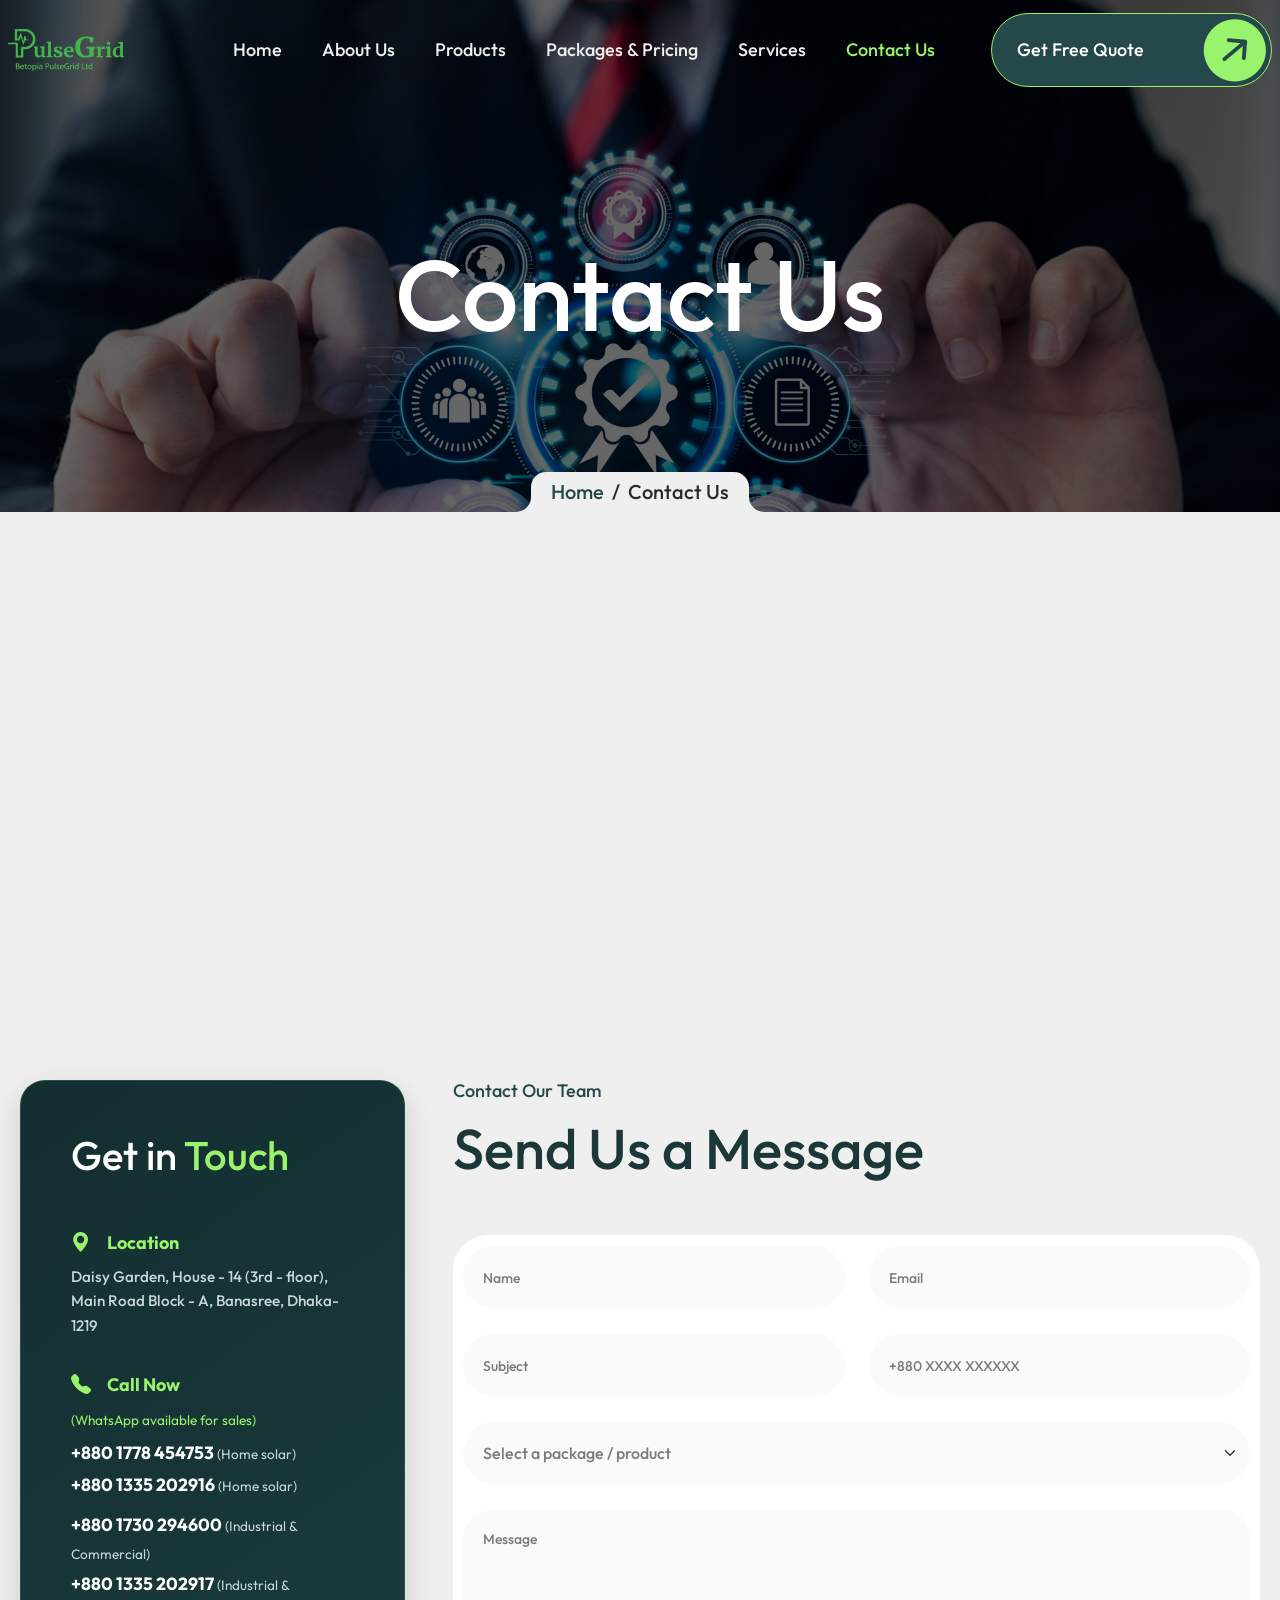
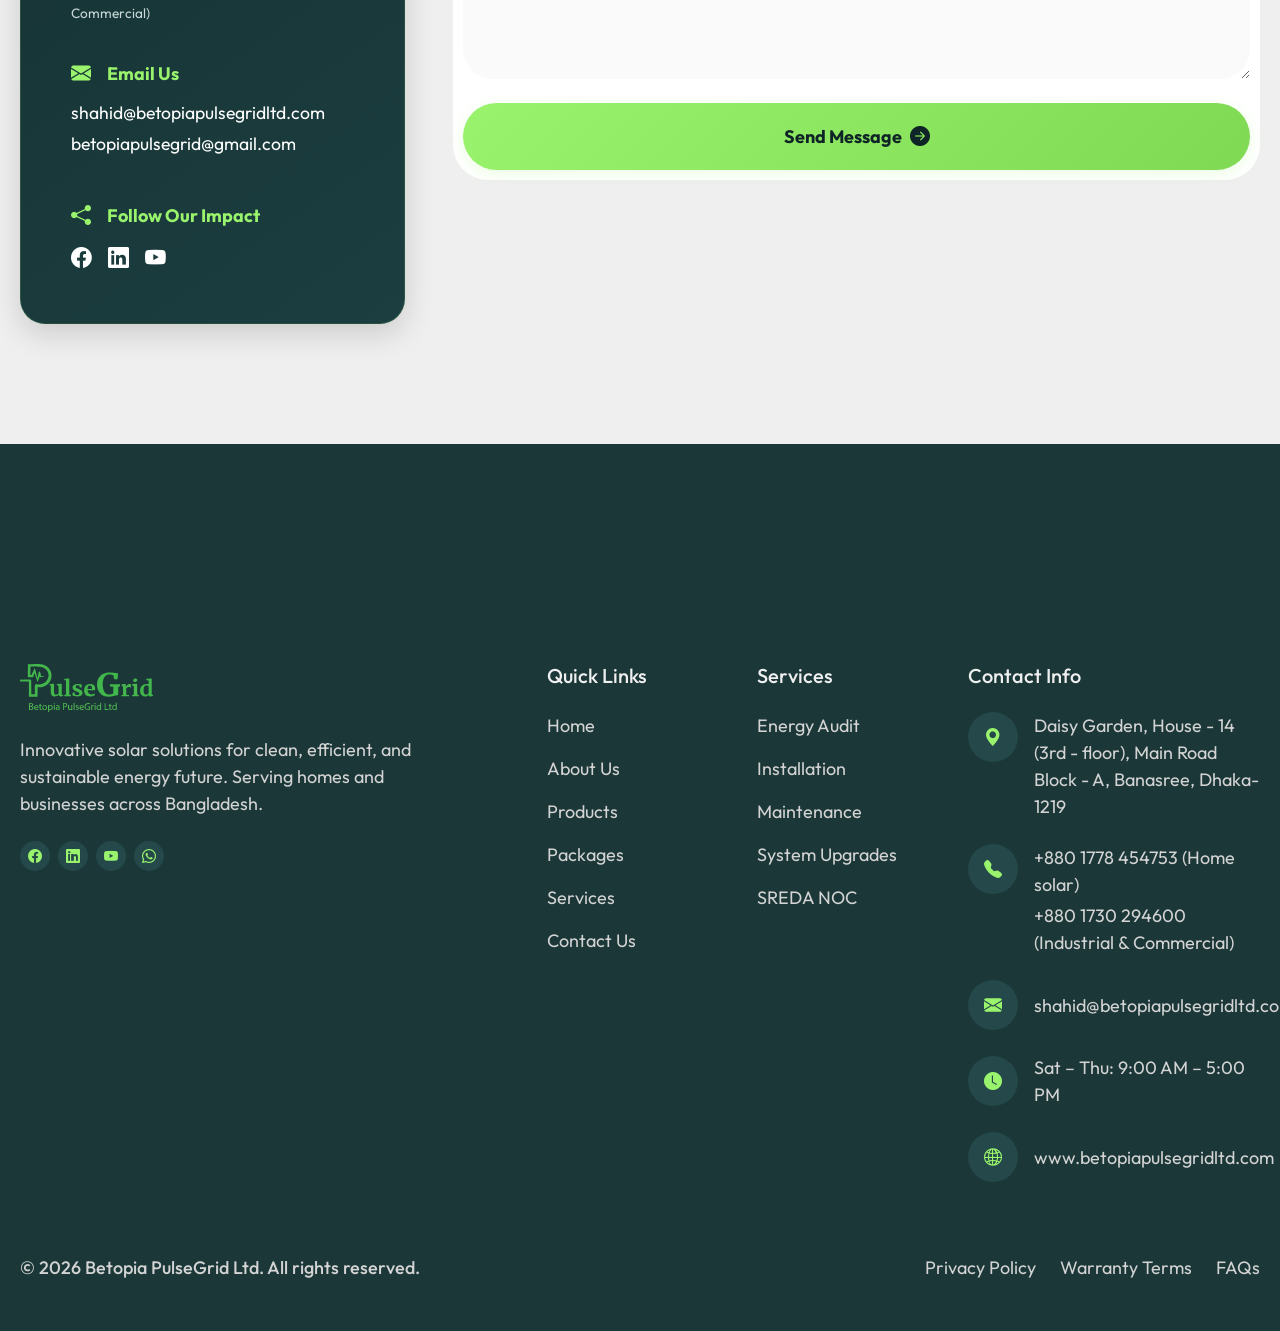
<file: contact-us.html>
<!DOCTYPE html>
<html lang="en">

<head>
  <meta charset="UTF-8">
  <meta name="viewport" content="width=device-width, initial-scale=1.0">
  <title>Contact Us - Betopia PulseGrid</title>
  <link rel="icon" href="favicon.ico" type="image/x-icon">
  <!-- Animation On Scroll (AOS) -->
  <link rel="stylesheet" href="css/vendor/aos.css">
  <!-- Bootstrap Icons CSS -->
  <link rel="stylesheet" href="https://cdn.jsdelivr.net/npm/bootstrap-icons@1.11.3/font/bootstrap-icons.min.css">
  <!-- Slick CSS -->
  <link rel="stylesheet" href="css/vendor/slick.css">
  <!-- FANCYBOX CSS  -->
  <link rel="stylesheet" href="css/vendor/fancybox.css">
  <!-- Custom CSS -->
  <link rel="stylesheet" href="css/style.css">
</head>

<body>

  <!-- Header -->
  <header class="header border-bottom-color sticky-top">
    <div class="b-container">
      <nav class="navbar navbar-expand-lg py-3 py-lg-1" aria-label="Main navigation">
        <div class="container-fluid px-0">
          <div class="logo-box">
            <a class="navbar-brand" href="index.html">
              <img src="images/logo.svg" alt="PulseGrid Logo" class="header-logo" style="height:42px;width:auto;">
            </a>
          </div>
          <button class="navbar-toggler border-0" type="button" data-bs-toggle="offcanvas"
            data-bs-target="#offcanvasNav" aria-controls="offcanvasNav" aria-label="Toggle navigation">
            <span class="navbar-toggler-icon"></span>
          </button>
          <div class="offcanvas offcanvas-start bg-heading-color-3" tabindex="-1" id="offcanvasNav"
            aria-labelledby="offcanvasNavLabel">
            <div class="offcanvas-header" id="offcanvasNavLabel">
              <div class="logo-box">
                <a class="navbar-brand" href="index.html">
                  <img src="images/logo.svg" alt="PulseGrid Logo" style="height:36px;width:auto;">
                </a>
              </div>
              <button type="button" class="btn-close bg-accent-color-2" data-bs-dismiss="offcanvas"
                aria-label="Close"></button>
            </div>
            <div class="offcanvas-body d-flex flex-row justify-content-start justify-content-lg-end align-items-start align-items-lg-center gap-5">
              <ul class="navbar-nav gap-lg-2 gap-xl-4">
                <li class="nav-item"><a class="nav-link" aria-current="page" href="index.html">Home</a></li>
                <li class="nav-item"><a class="nav-link" href="about-us.html">About Us</a></li>
                <li class="nav-item"><a class="nav-link" href="products.html">Products</a></li>
                <li class="nav-item"><a class="nav-link" href="pricing-plan.html">Packages & Pricing</a></li>
                <li class="nav-item"><a class="nav-link" href="services.html">Services</a></li>
                <li class="nav-item"><a class="nav-link active" href="contact-us.html">Contact Us</a></li>
              </ul>
              <div class="mt-0 d-none d-lg-block">
                <a href="contact-us.html" class="btn-cta-primary align-self-start">
                  <span class="btn-text">Get Free Quote</span>
                  <i class="bi bi-arrow-right-circle-fill btn-icon-primary"></i>
                </a>
              </div>
            </div>
          </div>
        </div>
      </nav>
    </div>
  </header>
  <!-- #header end -->

  <!-- Main Content -->
  <main>

    <!-- Banner -->
    <section class="section hero-banner position-relative"
      style="background-image: url('images/10003.jpg'); background-position: center top;">
      <div class="bg-overlay-5"></div>
      <div class="b-container h-100 position-relative z-2 overflow-hidden">
        <div class="d-flex flex-column justify-content-center align-items-center mx-auto text-center text-white gap-4">
          <h1 class="text-white mb-0 from-left" data-aos="fade-right" data-aos-delay="300" data-aos-duration="1000">
            Contact Us
          </h1>
          <div class="spacer-80"></div>
          <div class="d-flex align-items-end justify-content-center" data-aos="fade-up" data-aos-delay="300"
            data-aos-duration="1000">
            <div class="spacer-bottom-right-30 "></div>
            <nav aria-label="breadcrumb bg-secondary-color">
              <ol class="breadcrumb mb-0">
                <li class="breadcrumb-item"><a href="index.html">Home</a></li>
                <li class="breadcrumb-item active" aria-current="page">Contact Us</li>
              </ol>
            </nav>
            <div class="spacer-bottom-left-30 "></div>
          </div>
        </div>
      </div>
    </section>
    <!-- #banner -->

    <!-- Contact Us -->
    <section class="section">
      <div class="b-container d-flex flex-column gap-5">
        <div class="row overflow-hidden">
          <div class="col-12">
            <iframe
              src="https://www.google.com/maps/embed?pb=!1m18!1m12!1m3!1d3651.485100878946!2d90.42419807596526!3d23.765734088186388!2m3!1f0!2f0!3f0!3m2!1i1024!2i768!4f13.1!3m3!1m2!1s0x3755c78a2ad12ffd%3A0xec2e9ca208978c74!2sDaisy%20Garden!5e0!3m2!1sen!2sbd!4v1775986076247!5m2!1sen!2sbd"
              class="bg-grayscale rounded-6 contact-map" allowfullscreen="" loading="lazy"></iframe>
          </div>
        </div>
        <div class="row d-flex gap-5 gap-xl-0">
          <div class="col-12 col-xl-4 pe-xl-4 order-2 order-xl-1">
            <div class="d-flex flex-column gap-4 padding-50 rounded-6 overflow-hidden" 
                 style="background: linear-gradient(145deg, #132e30 0%, #1c3e40 100%); border: 1px solid rgba(153,243,108,0.15); box-shadow: 0 10px 30px rgba(0,0,0,0.15);">
              <h3 class="mb-4" style="color: #ffffff;">Get in <span style="color: #99f36c;">Touch</span></h3>
              
              <!-- Location -->
              <div class="d-flex flex-column gap-2">
                <ul class="p-0 m-0">
                  <li class="list-unstyled d-flex align-items-center" style="font-weight: 700; color: #99f36c;">
                    <i class="bi bi-geo-alt-fill fs-5 me-3"></i>
                    Location
                  </li>
                </ul>
                <h5 class="mb-0" style="color: #c8d8d8; font-size: 0.95rem; line-height: 1.6;">Daisy Garden, House - 14 (3rd - floor), Main Road Block - A, Banasree, Dhaka-1219</h5>
              </div>

              <!-- Call Now -->
              <div class="d-flex flex-column gap-2 mt-2">
                <ul class="p-0 m-0">
                  <li class="list-unstyled d-flex align-items-center" style="font-weight: 700; color: #99f36c;">
                    <i class="bi bi-telephone-fill fs-5 me-3"></i>
                    Call Now
                  </li>
                </ul>
                <div style="color: #c8d8d8; font-size: 0.95rem; line-height: 1.8;">
                  <div style="color: #99f36c; font-size: 0.85rem; margin-bottom: 5px;">(WhatsApp available for sales)</div>
                  <div><a href="tel:+8801778454753" style="color: #ffffff; text-decoration: none; font-size: 1.1rem; font-weight: bold;">+880 1778 454753</a> <span style="font-size: 0.85rem;">(Home solar)</span></div>
                  <div><a href="tel:+8801335202916" style="color: #ffffff; text-decoration: none; font-size: 1.1rem; font-weight: bold;">+880 1335 202916</a> <span style="font-size: 0.85rem;">(Home solar)</span></div>
                  <div class="mt-2"><a href="tel:+8801730294600" style="color: #ffffff; text-decoration: none; font-size: 1.1rem; font-weight: bold;">+880 1730 294600</a> <span style="font-size: 0.85rem;">(Industrial & Commercial)</span></div>
                  <div><a href="tel:+8801335202917" style="color: #ffffff; text-decoration: none; font-size: 1.1rem; font-weight: bold;">+880 1335 202917</a> <span style="font-size: 0.85rem;">(Industrial & Commercial)</span></div>
                </div>
              </div>

              <!-- Email Us -->
              <div class="d-flex flex-column gap-2 mt-2">
                <ul class="p-0 m-0">
                  <li class="list-unstyled d-flex align-items-center" style="font-weight: 700; color: #99f36c;">
                    <i class="bi bi-envelope-fill fs-5 me-3"></i>
                    Email Us
                  </li>
                </ul>
                <div style="color: #c8d8d8; font-size: 0.95rem; line-height: 1.8;">
                   <div><a href="mailto:shahid@betopiapulsegridltd.com" style="color: #ffffff; text-decoration: none; font-size: 1.1rem;">shahid@betopiapulsegridltd.com</a></div>
                   <div><a href="mailto:shahid@betopiapulsegridltd.com" style="color: #ffffff; text-decoration: none; font-size: 1.1rem;">betopiapulsegrid@gmail.com</a></div>
                </div>
              </div>

              <div class="d-flex flex-column gap-2 mt-3">
                <ul class="p-0 m-0">
                  <li class="list-unstyled d-flex align-items-center" style="font-weight: 700; color: #99f36c;">
                    <i class="bi bi-share-fill fs-5 me-3"></i>
                    Follow Our Impact
                  </li>
                </ul>
                <div class="d-flex gap-3 mt-1">
                  <a href="https://www.facebook.com/profile.php?id=61583070767953" target="_blank" style="color: #ffffff; font-size: 1.3rem; transition: color 0.3s;" onmouseover="this.style.color='#99f36c'" onmouseout="this.style.color='#ffffff'"><i class="bi bi-facebook"></i></a>
                  <a href="https://www.linkedin.com/company/betopiapulsegrid" target="_blank" style="color: #ffffff; font-size: 1.3rem; transition: color 0.3s;" onmouseover="this.style.color='#99f36c'" onmouseout="this.style.color='#ffffff'"><i class="bi bi-linkedin"></i></a>
                  <a href="https://www.youtube.com/@betopiapulsegrid" target="_blank" style="color: #ffffff; font-size: 1.3rem; transition: color 0.3s;" onmouseover="this.style.color='#99f36c'" onmouseout="this.style.color='#ffffff'"><i class="bi bi-youtube"></i></a>
                </div>
              </div>
            </div>
          </div>
          <div class="col-12 col-xl-8 ps-xl-4 d-flex flex-column gap-3 overflow-hidden order-1 order-xl-2">
            <h6 class="mb-0 text-heading-color-2">
              Contact Our Team</h6>
            <h2 class="mb-0 text-heading-color-3">
              Send Us a Message</h2>
            <div
              class="success_msg toast align-items-center w-100 shadow-none mb-3 border border-success rounded-pill my-4"
              role="alert" aria-live="assertive" aria-atomic="true">
              <div class="d-flex p-2">
                <div class="toast-body d-flex flex-row gap-3 align-items-center text-success">
                  <i class="bi bi-check-circle-fill text-success"></i>
                  Your Message Successfully Send.
                </div>
                <button type="button" class="me-2 m-auto bg-transparent border-0 ps-1 pe-0 text-success"
                  data-bs-dismiss="toast" aria-label="Close"><i class="bi bi-x-lg"></i></button>
              </div>
            </div>
            <div
              class="error_msg toast align-items-center w-100 shadow-none border-danger mb-3 my-4 border rounded-pill"
              role="alert" aria-live="assertive" aria-atomic="true">
              <div class="d-flex p-2">
                <div class="toast-body d-flex flex-row gap-3 align-items-center text-danger">
                  <i class="bi bi-exclamation-triangle-fill text-danger"></i>
                  Something Wrong ! Send Form Failed.
                </div>
                <button type="button" class="me-2 m-auto bg-transparent border-0 ps-1 pe-0 text-danger"
                  data-bs-dismiss="toast" aria-label="Close"><i class="bi bi-x-lg"></i></button>
              </div>
            </div>
            <form class="form needs-validation">
              <input type="hidden" name="action" value="contact-full">
              <div class="row row-cols-1 row-cols-md-2 mb-4">
                <div class="col mb-4 mb-md-0">
                  <label for="name" class="form-label">Name</label>
                  <input type="text" name="name" id="name" class="form-control form-control-lg"
                    placeholder="Name" aria-label="Name">
                </div>
                <div class="col">
                  <label for="email" class="form-label">Email Address</label>
                  <input type="email" name="email" id="email" class="form-control form-control-lg"
                    placeholder="Email" aria-label="Email">
                </div>
              </div>
              <div class="row row-cols-1 row-cols-md-2 mb-4">
                <div class="col-12 mb-4 mb-md-0">
                  <label for="subject" class="form-label">Subject</label>
                  <input type="text" name="subject" id="subject" class="form-control form-control-lg"
                    placeholder="Subject" aria-label="Subject">
                </div>
                <div class="col-12">
                  <label for="phone" class="form-label">Phone / WhatsApp Number</label>
                  <input type="text" name="phone" id="phone" class="form-control form-control-lg"
                    placeholder="+880 XXXX XXXXXX" aria-label="Phone">
                </div>
              </div>
              <div class="row mb-4">
                <div class="col">
                  <label for="package" class="form-label">Interested Package / Product</label>
                  <select name="package" id="package" class="form-select form-control form-control-lg" aria-label="Interested Package" required>
                    <option value="" selected disabled hidden>Select a package / product</option>
                    <option value="P0 Go Solar (0.5kW)" class="text-dark">P0 Go Solar (0.5kW)</option>
                    <option value="P1 Essential Starter (1kW)" class="text-dark">P1 Essential Starter (1kW)</option>
                    <option value="P2 Apartment Plus (1.5kW)" class="text-dark">P2 Apartment Plus (1.5kW)</option>
                    <option value="P3 Family Comfort (2kW)" class="text-dark">P3 Family Comfort (2kW)</option>
                    <option value="P4 Smart Home (3kW)" class="text-dark">P4 Smart Home (3kW)</option>
                    <option value="P5 Luxury Suite (4kW)" class="text-dark">P5 Luxury Suite (4kW)</option>
                    <option value="P6 Full Freedom (5kW)" class="text-dark">P6 Full Freedom (5kW)</option>
                    <option value="P7 Estate Master (10kW)" class="text-dark">P7 Estate Master (10kW)</option>
                    <option value="Commercial Custom Quote (10kW+)" class="text-dark">Commercial Custom Quote (10kW+)</option>
                    <option value="Other Service / Component" class="text-dark">Other Service / Component</option>
                  </select>
                </div>
              </div>
              <div class="row mb-4">
                <div class="col">
                  <label for="message" class="form-label">Message</label>
                  <textarea class="form-control form-control-lg" name="message" id="message" rows="8"
                    placeholder="Message"></textarea>
                </div>
              </div>
              <button type="submit"
                class="d-inline-flex d-flex align-items-center justify-content-center submit_form w-100"
                style="border: none; border-radius: 100px; padding: 1.15rem 2rem; background: linear-gradient(135deg, #99f36c, #7fd953); color: #0f2426; font-weight: 700; transition: all 0.3s ease; box-shadow: 0 4px 15px rgba(153,243,108,0.2);">
                <span class="btn-text">Send Message</span>
                <i class="bi bi-arrow-right-circle-fill ms-2 fs-5"></i>
              </button>
            </form>
          </div>
        </div>
      </div>
    </section>
    <!-- #contact us -->

  </main>
  <!-- End Main Content -->

  <!-- Footer -->
  <footer class="footer">
    <div class="b-container">
      <div class="row mb-5" style="padding-top:100px;">
        <div class="col-12 col-md-4 col-xl-4 mb-5 mb-md-0">
          <div class="footer-logo-box mb-4">
            <a class="d-flex align-items-center gap-2 mb-3" href="index.html">
              <img src="images/logo.svg" alt="PulseGrid Logo" style="height:48px;width:auto;">
            </a>
          </div>
          <p class="text-color-1 mb-4">Innovative solar solutions for clean, efficient, and sustainable energy future. Serving homes and businesses across Bangladesh.</p>
          <div class="d-flex gap-2">
            <a href="https://facebook.com" class="icon-social"><i class="bi bi-facebook"></i></a>
            <a href="https://linkedin.com" class="icon-social"><i class="bi bi-linkedin"></i></a>
            <a href="https://youtube.com" class="icon-social"><i class="bi bi-youtube"></i></a>
            <a href="https://wa.me/8801332840872" class="icon-social"><i class="bi bi-whatsapp"></i></a>
          </div>
        </div>
        <div class="col-6 col-md-2 col-xl-2 mb-5 mb-md-0 offset-xl-1">
          <h5 class="text-secondary-color mb-4">Quick Links</h5>
          <ul class="list-unstyled d-flex flex-column gap-3">
            <li><a href="index.html" class="text-color-1 footer-link">Home</a></li>
            <li><a href="about-us.html" class="text-color-1 footer-link">About Us</a></li>
            <li><a href="products.html" class="text-color-1 footer-link">Products</a></li>
            <li><a href="pricing-plan.html" class="text-color-1 footer-link">Packages</a></li>
            <li><a href="services.html" class="text-color-1 footer-link">Services</a></li>
            <li><a href="contact-us.html" class="text-color-1 footer-link">Contact Us</a></li>
          </ul>
        </div>
        <div class="col-6 col-md-2 col-xl-2 mb-5 mb-md-0">
          <h5 class="text-secondary-color mb-4">Services</h5>
          <ul class="list-unstyled d-flex flex-column gap-3">
            <li><a href="services.html" class="text-color-1 footer-link">Energy Audit</a></li>
            <li><a href="services.html" class="text-color-1 footer-link">Installation</a></li>
            <li><a href="services.html" class="text-color-1 footer-link">Maintenance</a></li>
            <li><a href="services.html" class="text-color-1 footer-link">System Upgrades</a></li>
            <li><a href="services.html" class="text-color-1 footer-link">SREDA NOC</a></li>
          </ul>
        </div>
        <div class="col-12 col-md-4 col-xl-3">
          <h5 class="text-secondary-color mb-4">Contact Info</h5>
          <div class="d-flex flex-column gap-4">
            <div class="d-flex align-items-start gap-3">
              <div class="icon-contact flex-shrink-0" style="width:50px;height:50px;font-size:18px;"><i class="bi bi-geo-alt-fill"></i></div>
              <div>
                <p class="text-color-1 mb-0">Daisy Garden, House - 14 (3rd - floor), Main Road Block - A, Banasree, Dhaka-1219</p>
              </div>
            </div>
            <div class="d-flex align-items-start gap-3">
              <div class="icon-contact flex-shrink-0" style="width:50px;height:50px;font-size:18px;"><i class="bi bi-telephone-fill"></i></div>
              <div class="d-flex flex-column gap-1">
                <a href="tel:+8801778454753" class="text-color-1 footer-link">+880 1778 454753 (Home solar)</a>
                <a href="tel:+8801730294600" class="text-color-1 footer-link">+880 1730 294600 (Industrial & Commercial)</a>
              </div>
            </div>
            <div class="d-flex align-items-center gap-3">
              <div class="icon-contact flex-shrink-0" style="width:50px;height:50px;font-size:18px;"><i class="bi bi-envelope-fill"></i></div>
              <a href="mailto:shahid@betopiapulsegridltd.com" class="text-color-1 footer-link">shahid@betopiapulsegridltd.com</a>
            </div>
            <div class="d-flex align-items-center gap-3">
              <div class="icon-contact flex-shrink-0" style="width:50px;height:50px;font-size:18px;"><i class="bi bi-clock-fill"></i></div>
              <p class="text-color-1 mb-0">Sat – Thu: 9:00 AM – 5:00 PM</p>
            </div>
            <div class="d-flex align-items-center gap-3">
              <div class="icon-contact flex-shrink-0" style="width:50px;height:50px;font-size:18px;"><i class="bi bi-globe2"></i></div>
              <a href="https://www.betopiapulsegridltd.com" class="text-color-1 footer-link">www.betopiapulsegridltd.com</a>
            </div>
          </div>
        </div>
      </div>
      <div class="row border-top-color pt-4">
        <div class="col-12 col-md-6 mb-3 mb-md-0">
          <p class="text-color-1 footer-rights mb-0">© 2026 Betopia PulseGrid Ltd. All rights reserved.</p>
        </div>
        <div class="col-12 col-md-6 d-flex justify-content-md-end gap-4">
          <a href="#" class="text-color-1 footer-link footer-terms">Privacy Policy</a>
          <a href="#" class="text-color-1 footer-link footer-terms">Warranty Terms</a>
          <a href="faq.html" class="text-color-1 footer-link footer-terms">FAQs</a>
        </div>
      </div>
    </div>
  </footer>
  <!-- #footer -->

  <!-- Scripts -->
  <!-- jQuery -->
  <script src="js/vendor/jquery.min.js"></script>
  <!-- Animation On Scroll (AOS) -->
  <script src="js/vendor/aos.js"></script>
  <!-- Slick JS -->
  <script src="js/vendor/slick.min.js"></script>
  <!-- FANCY BOX -->
  <script src="js/vendor/fancybox.umd.js"></script>
  <!-- Bootstrap JS -->
  <script src="js/vendor/bootstrap.bundle.min.js"></script>
  <!-- Custom JS -->
  <script src="js/script-counter.js"></script>
  <script src="js/submit-form.js"></script>
  <script src="js/script.js"></script>
  <!-- End Scripts -->
</body>

</html>
</file>
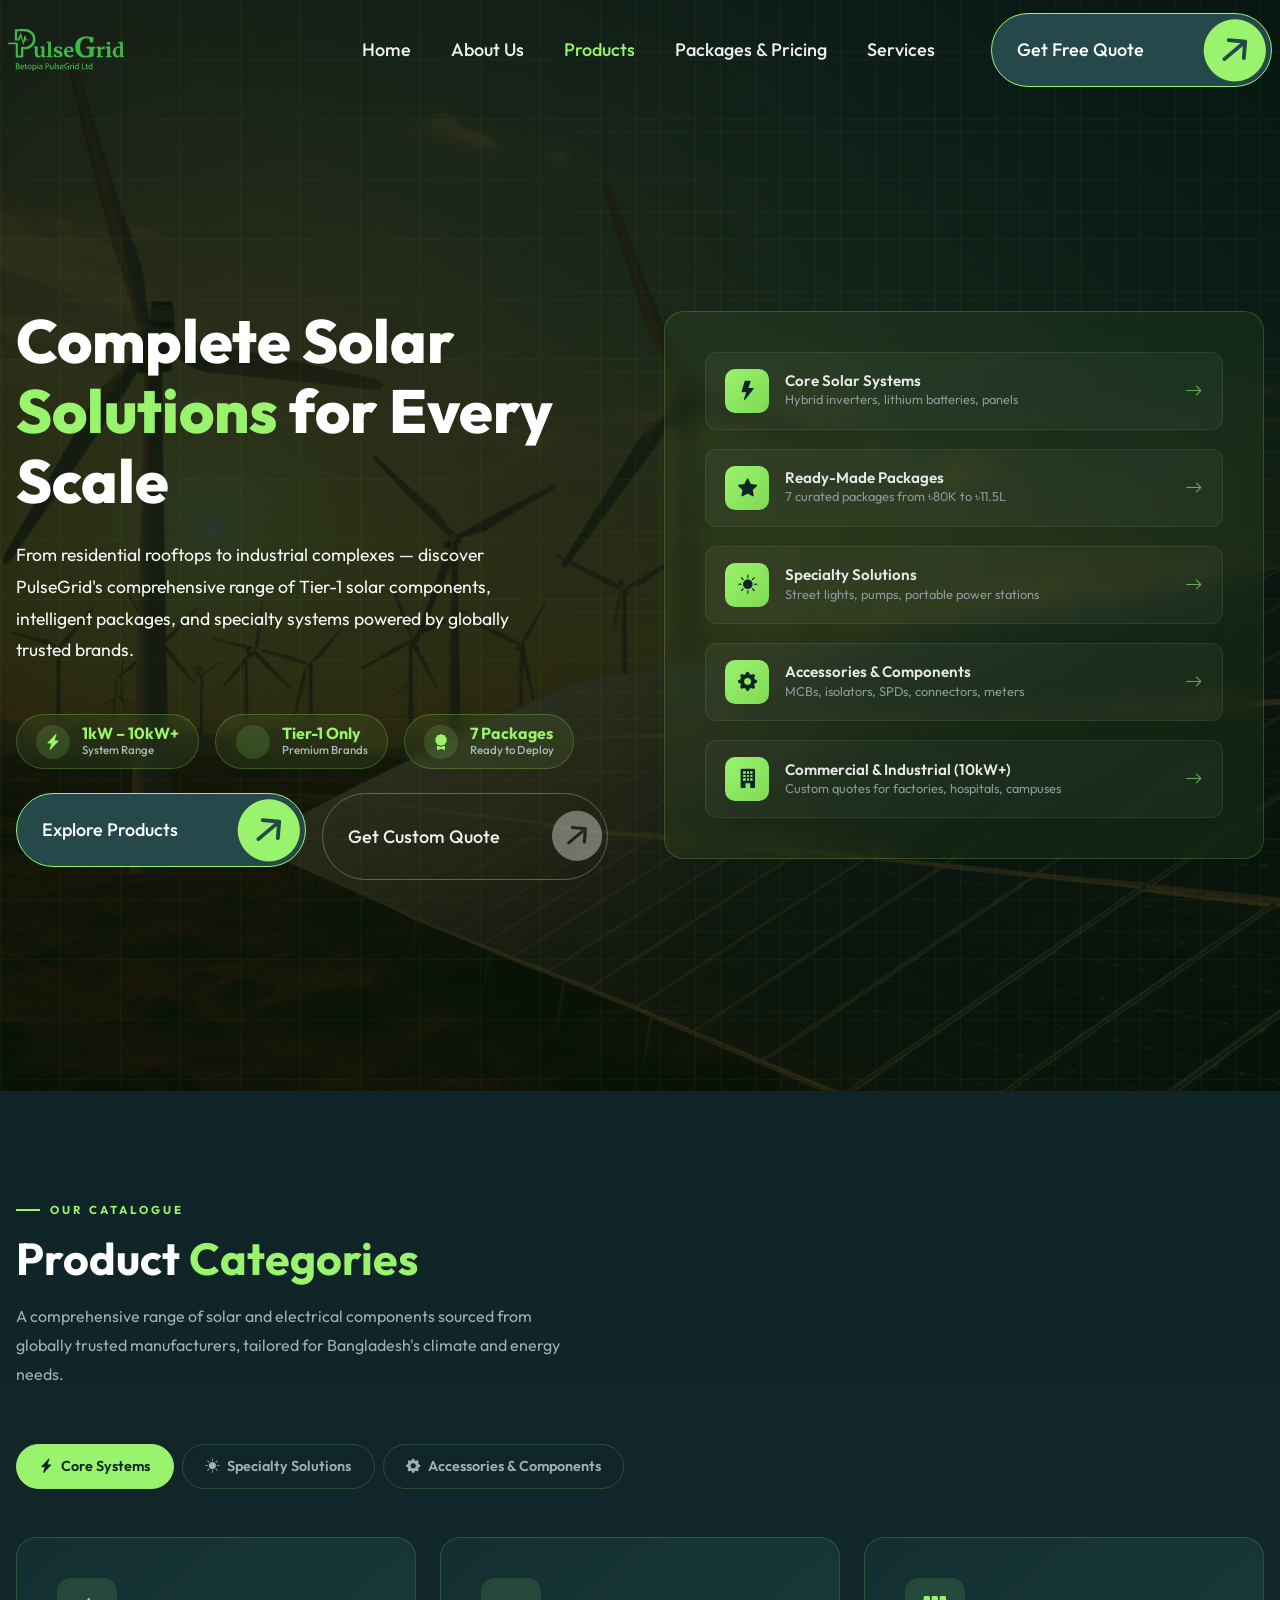
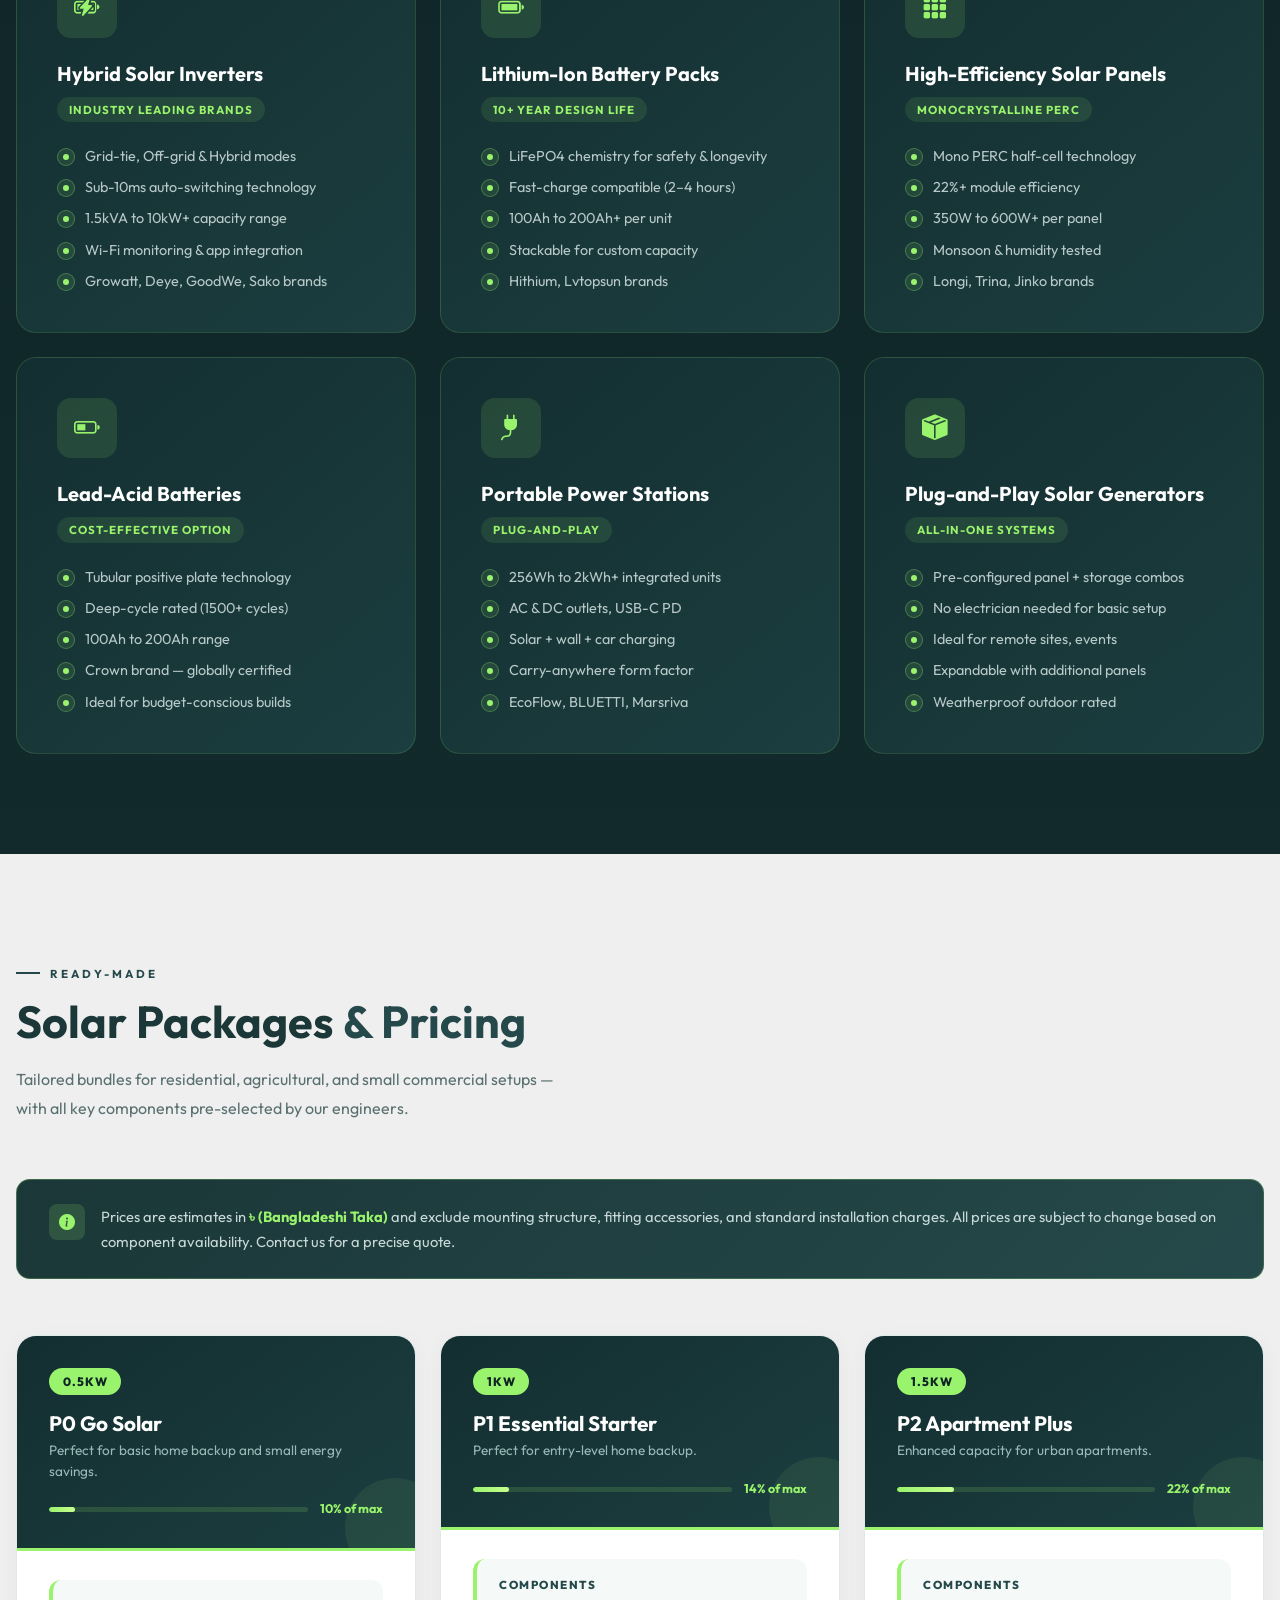
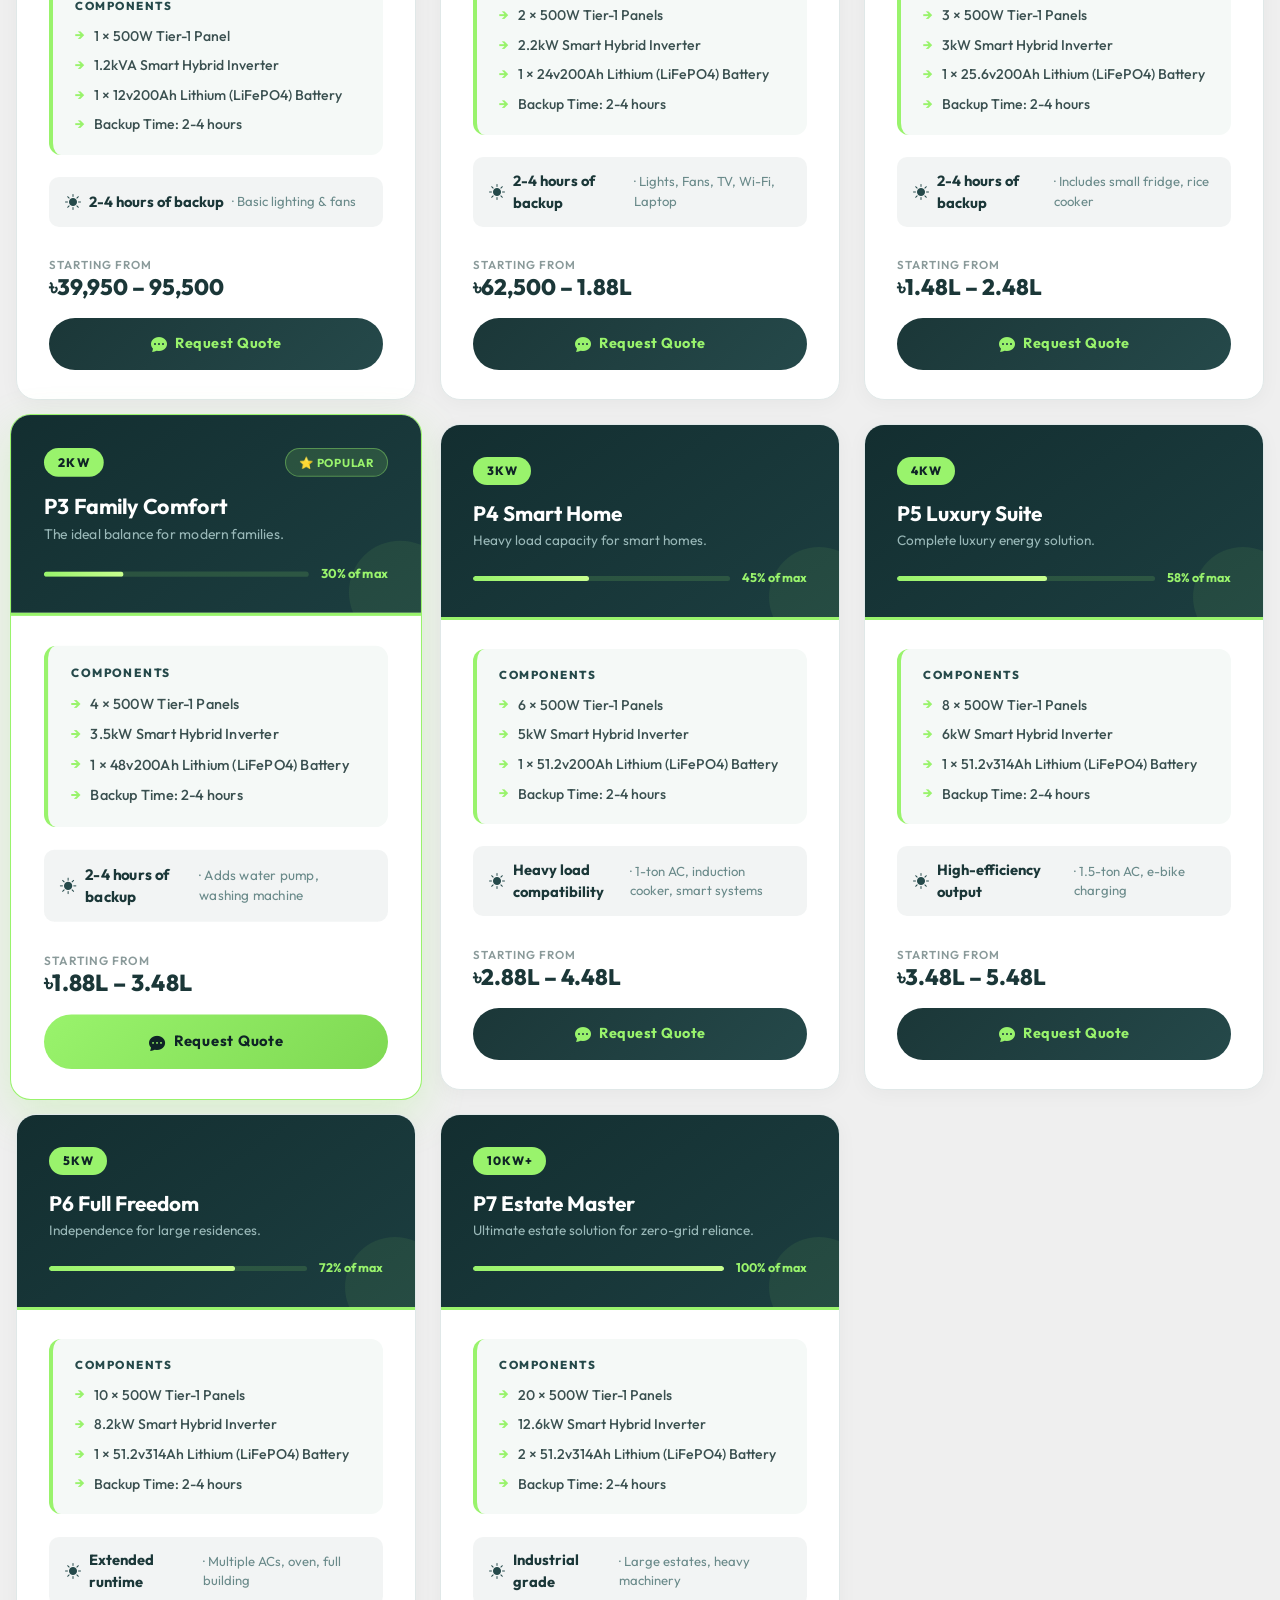
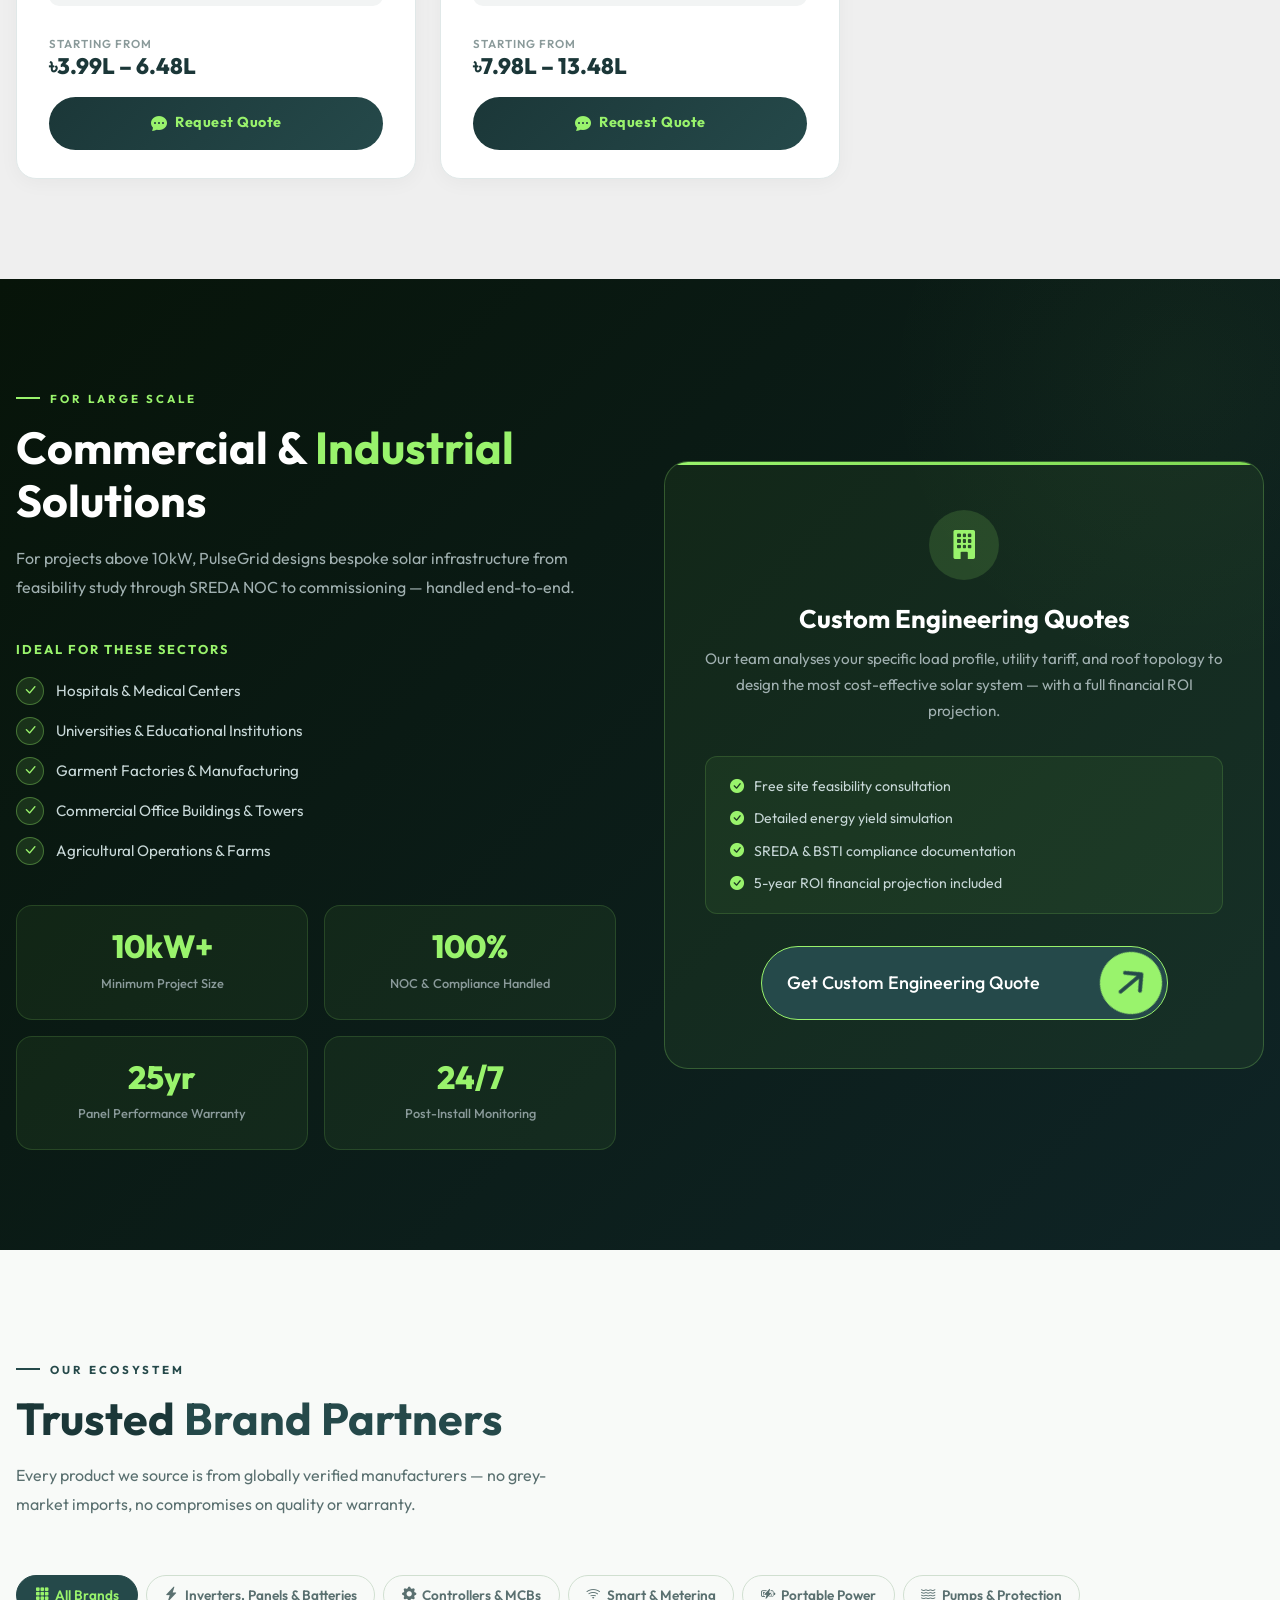
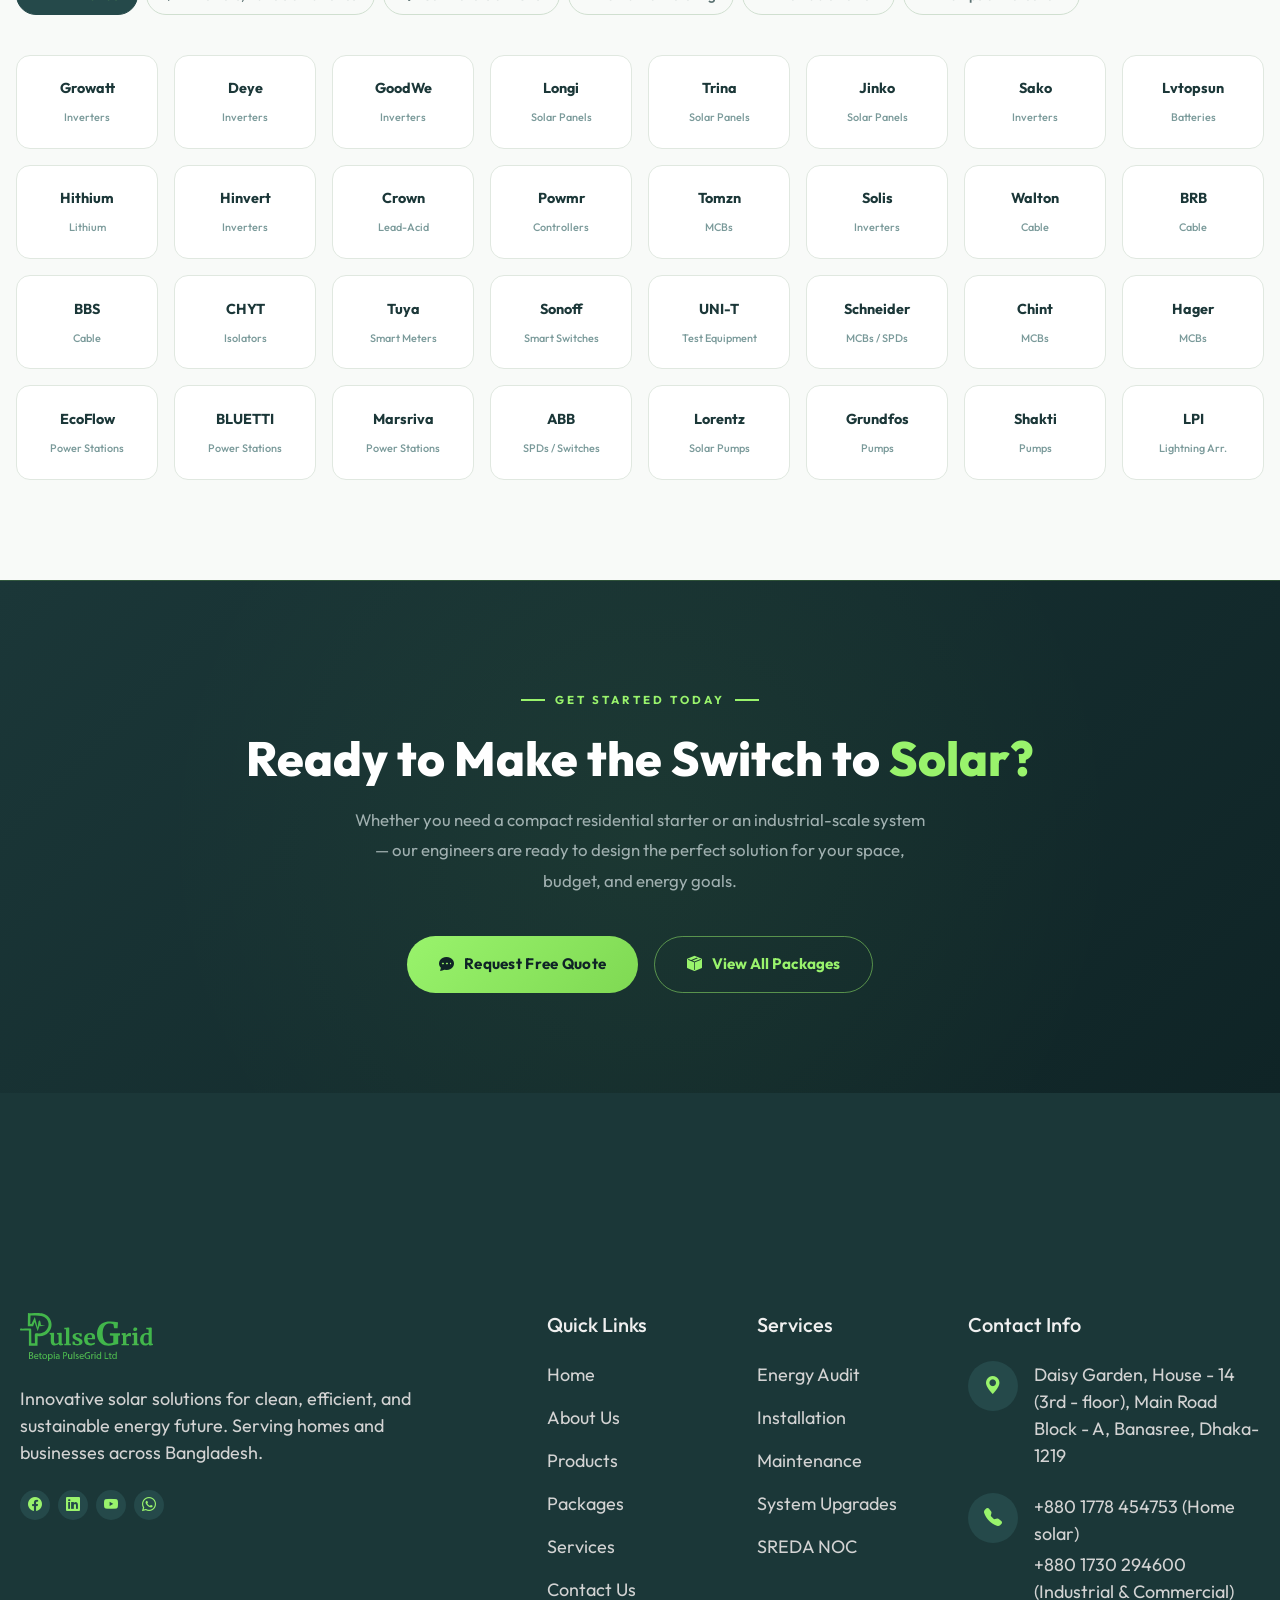
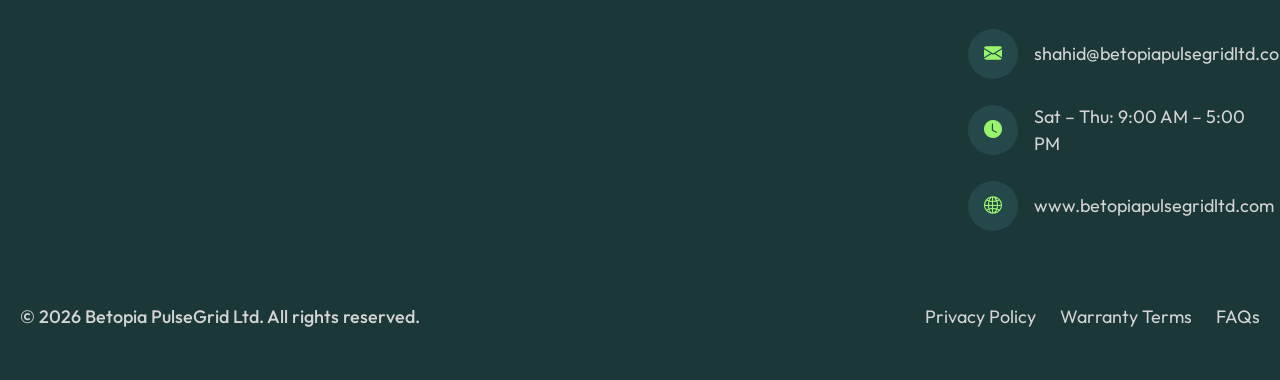
<file: products.html>
<!DOCTYPE html>
<html lang="en">

<head>
  <meta charset="UTF-8">
  <meta name="viewport" content="width=device-width, initial-scale=1.0">
  <title>Products & Solar Solutions | Betopia PulseGrid – Smart Solar Energy</title>
  <meta name="description" content="Explore PulseGrid's full range of solar products — hybrid inverters, lithium batteries, solar panels, and complete packages from 1kW to 10kW+ for homes, farms, and industry.">
  <link rel="icon" href="favicon.ico" type="image/x-icon">
  <!-- AOS -->
  <link rel="stylesheet" href="css/vendor/aos.css">
  <!-- Bootstrap Icons -->
  <link rel="stylesheet" href="https://cdn.jsdelivr.net/npm/bootstrap-icons@1.11.3/font/bootstrap-icons.min.css">
  <!-- Slick -->
  <link rel="stylesheet" href="css/vendor/slick.css">
  <!-- Fancybox -->
  <link rel="stylesheet" href="css/vendor/fancybox.css">
  <!-- Custom CSS -->
  <link rel="stylesheet" href="css/style.css">
</head>

<body>

  <!-- Header -->
  <!-- Header -->
  <header class="header border-bottom-color sticky-top">
    <div class="b-container">
      <nav class="navbar navbar-expand-lg py-3 py-lg-1" aria-label="Main navigation">
        <div class="container-fluid px-0">
          <div class="logo-box">
            <a class="navbar-brand" href="index.html">
              <img src="images/logo.svg" alt="PulseGrid Logo" class="header-logo" style="height:42px;width:auto;">
            </a>
          </div>
          <button class="navbar-toggler border-0" type="button" data-bs-toggle="offcanvas"
            data-bs-target="#offcanvasNav" aria-controls="offcanvasNav" aria-label="Toggle navigation">
            <span class="navbar-toggler-icon"></span>
          </button>
          <div class="offcanvas offcanvas-start bg-heading-color-3" tabindex="-1" id="offcanvasNav"
            aria-labelledby="offcanvasNavLabel">
            <div class="offcanvas-header" id="offcanvasNavLabel">
              <div class="logo-box">
                <a class="navbar-brand" href="index.html">
                  <img src="images/logo.svg" alt="PulseGrid Logo" style="height:36px;width:auto;">
                </a>
              </div>
              <button type="button" class="btn-close bg-accent-color-2" data-bs-dismiss="offcanvas"
                aria-label="Close"></button>
            </div>
            <div class="offcanvas-body d-flex flex-row justify-content-start justify-content-lg-end align-items-start align-items-lg-center gap-5">
              <ul class="navbar-nav gap-lg-2 gap-xl-4">
                <li class="nav-item"><a class="nav-link " aria-current="page" href="index.html">Home</a></li>
                <li class="nav-item"><a class="nav-link " href="about-us.html">About Us</a></li>
                <li class="nav-item"><a class="nav-link active" href="products.html">Products</a></li>
                <li class="nav-item"><a class="nav-link " href="pricing-plan.html">Packages & Pricing</a></li>
                <li class="nav-item"><a class="nav-link " href="services.html">Services</a></li>
                 
              </ul>
              <div class="mt-0 d-none d-lg-block">
                <a href="contact-us.html" class="btn-cta-primary align-self-start">
                  <span class="btn-text">Get Free Quote</span>
                  <i class="bi bi-arrow-right-circle-fill btn-icon-primary"></i>
                </a>
              </div>
            </div>
          </div>
        </div>
      </nav>
    </div>
  </header>
  <!-- #header end -->

  <main>

    <!-- ======================== HERO ======================== -->
    <section class="products-hero position-relative" id="top">
      <!-- Background Image + Overlay -->
      <div class="kb-bg position-absolute top-0 start-0 w-100 h-100">
        <div class="hero-bg-gradient" style="background-image:url('images/10002.jpg');background-size:cover;background-position:center;"></div>
        <div class="bg-overlay" style="background:rgba(7,20,9,0.85);"></div>
        <!-- Solar panel grid decoration -->
        <div class="hero-solar-grid">
          <div class="solar-panel-visual"></div>
        </div>
      </div>

      <div class="hero-grid-lines" aria-hidden="true"></div>
      <div class="b-container px-3 position-relative z-2">
        <div class="row align-items-center g-5 min-vh-100 py-5">

          <!-- Left: Text -->
          <div class="col-lg-6" data-aos="fade-right" data-aos-delay="100">
            
            <h1 class="mt-3 text-white">
              Complete Solar
              <span class="accent">Solutions</span>
              for Every Scale
            </h1>
            <p class="lead text-light">From residential rooftops to industrial complexes — discover PulseGrid's comprehensive range of Tier-1 solar components, intelligent packages, and specialty systems powered by globally trusted brands.</p>

            <div class="hero-stats-row mb-4">
              <div class="hero-stat-pill">
                <div class="stat-icon"><i class="bi bi-lightning-charge-fill"></i></div>
                <div class="stat-info">
                  <div class="num">1kW – 10kW+</div>
                  <div class="lbl">System Range</div>
                </div>
              </div>
              <div class="hero-stat-pill">
                <div class="stat-icon"><i class="bi bi-shield-check-fill"></i></div>
                <div class="stat-info">
                  <div class="num">Tier-1 Only</div>
                  <div class="lbl">Premium Brands</div>
                </div>
              </div>
              <div class="hero-stat-pill">
                <div class="stat-icon"><i class="bi bi-award-fill"></i></div>
                <div class="stat-info">
                  <div class="num">7 Packages</div>
                  <div class="lbl">Ready to Deploy</div>
                </div>
              </div>
            </div>

            <!-- CTA Buttons -->
            <div class="d-flex gap-3 flex-wrap">
              <a href="#core-systems" class="btn-cta-primary align-self-start">
                <span class="btn-text">Explore Products</span>
                <i class="bi bi-arrow-right-circle-fill btn-icon-primary"></i>
              </a>
              <a href="contact-us.html" class="btn-cta-outline align-self-start">
                <span class="btn-text">Get Custom Quote</span>
                <i class="bi bi-arrow-right-circle-fill btn-icon-outline"></i>
              </a>
            </div>
          </div>

          <!-- Right: Visual Cards -->
          <div class="col-lg-6" data-aos="fade-left" data-aos-delay="300">
            <div class="hero-visual-panel">
              <a href="#core-systems" class="hero-panel-row" style="text-decoration:none;">
                <div class="hero-panel-icon"><i class="bi bi-lightning-fill"></i></div>
                <div class="hero-panel-text">
                  <div class="title">Core Solar Systems</div>
                  <div class="sub">Hybrid inverters, lithium batteries, panels</div>
                </div>
                <div class="hero-panel-arrow"><i class="bi bi-arrow-right"></i></div>
              </a>
              <a href="#packages" class="hero-panel-row" style="text-decoration:none;">
                <div class="hero-panel-icon"><i class="bi bi-star-fill"></i></div>
                <div class="hero-panel-text">
                  <div class="title">Ready-Made Packages</div>
                  <div class="sub">7 curated packages from ৳80K to ৳11.5L</div>
                </div>
                <div class="hero-panel-arrow"><i class="bi bi-arrow-right"></i></div>
              </a>
              <a href="#specialty" class="hero-panel-row" style="text-decoration:none;">
                <div class="hero-panel-icon"><i class="bi bi-sun-fill"></i></div>
                <div class="hero-panel-text">
                  <div class="title">Specialty Solutions</div>
                  <div class="sub">Street lights, pumps, portable power stations</div>
                </div>
                <div class="hero-panel-arrow"><i class="bi bi-arrow-right"></i></div>
              </a>
              <a href="#accessories" class="hero-panel-row" style="text-decoration:none;">
                <div class="hero-panel-icon"><i class="bi bi-gear-fill"></i></div>
                <div class="hero-panel-text">
                  <div class="title">Accessories &amp; Components</div>
                  <div class="sub">MCBs, isolators, SPDs, connectors, meters</div>
                </div>
                <div class="hero-panel-arrow"><i class="bi bi-arrow-right"></i></div>
              </a>
              <a href="contact-us.html" class="hero-panel-row" style="text-decoration:none;">
                <div class="hero-panel-icon" style="background:linear-gradient(135deg,#99f36c,#7fd953);"><i class="bi bi-building-fill"></i></div>
                <div class="hero-panel-text">
                  <div class="title">Commercial &amp; Industrial (10kW+)</div>
                  <div class="sub">Custom quotes for factories, hospitals, campuses</div>
                </div>
                <div class="hero-panel-arrow"><i class="bi bi-arrow-right"></i></div>
              </a>
            </div>
          </div>

        </div>
      </div>
    </section>

    <!-- ======================== PRODUCT CATEGORIES ======================== -->
    <section class="categories-section" id="core-systems">
      <div class="b-container px-3">

        <div class="pg-section-intro" data-aos="fade-up">
          <div class="overline">Our Catalogue</div>
          <h2>Product <span class="accent">Categories</span></h2>
          <p>A comprehensive range of solar and electrical components sourced from globally trusted manufacturers, tailored for Bangladesh's climate and energy needs.</p>
        </div>

        <!-- Category Tabs -->
        <div class="cat-tab-nav" data-aos="fade-up" data-aos-delay="100">
          <button class="cat-tab-btn active" data-panel="cat-core" id="tab-core">
            <i class="bi bi-lightning-charge-fill"></i> Core Systems
          </button>
          <button class="cat-tab-btn" data-panel="cat-specialty" id="tab-specialty">
            <i class="bi bi-sun-fill"></i> Specialty Solutions
          </button>
          <button class="cat-tab-btn" data-panel="cat-accessories" id="tab-accessories">
            <i class="bi bi-gear-fill"></i> Accessories &amp; Components
          </button>
        </div>

        <!-- Core Systems Panel -->
        <div class="cat-panel active" id="cat-core">
          <div class="row g-4">
            <div class="col-lg-4 col-md-6" data-aos="fade-up" data-aos-delay="0">
              <div class="cat-card">
                <div class="cat-card-icon"><i class="bi bi-battery-charging"></i></div>
                <h3>Hybrid Solar Inverters</h3>
                <span class="cat-count">Industry Leading Brands</span>
                <ul class="cat-card-items">
                  <li><span class="item-dot"></span>Grid-tie, Off-grid &amp; Hybrid modes</li>
                  <li><span class="item-dot"></span>Sub-10ms auto-switching technology</li>
                  <li><span class="item-dot"></span>1.5kVA to 10kW+ capacity range</li>
                  <li><span class="item-dot"></span>Wi-Fi monitoring &amp; app integration</li>
                  <li><span class="item-dot"></span>Growatt, Deye, GoodWe, Sako brands</li>
                </ul>
              </div>
            </div>
            <div class="col-lg-4 col-md-6" data-aos="fade-up" data-aos-delay="100">
              <div class="cat-card">
                <div class="cat-card-icon"><i class="bi bi-battery-full"></i></div>
                <h3>Lithium-Ion Battery Packs</h3>
                <span class="cat-count">10+ Year Design Life</span>
                <ul class="cat-card-items">
                  <li><span class="item-dot"></span>LiFePO4 chemistry for safety &amp; longevity</li>
                  <li><span class="item-dot"></span>Fast-charge compatible (2–4 hours)</li>
                  <li><span class="item-dot"></span>100Ah to 200Ah+ per unit</li>
                  <li><span class="item-dot"></span>Stackable for custom capacity</li>
                  <li><span class="item-dot"></span>Hithium, Lvtopsun brands</li>
                </ul>
              </div>
            </div>
            <div class="col-lg-4 col-md-6" data-aos="fade-up" data-aos-delay="200">
              <div class="cat-card">
                <div class="cat-card-icon"><i class="bi bi-grid-3x3-gap-fill"></i></div>
                <h3>High-Efficiency Solar Panels</h3>
                <span class="cat-count">Monocrystalline PERC</span>
                <ul class="cat-card-items">
                  <li><span class="item-dot"></span>Mono PERC half-cell technology</li>
                  <li><span class="item-dot"></span>22%+ module efficiency</li>
                  <li><span class="item-dot"></span>350W to 600W+ per panel</li>
                  <li><span class="item-dot"></span>Monsoon &amp; humidity tested</li>
                  <li><span class="item-dot"></span>Longi, Trina, Jinko brands</li>
                </ul>
              </div>
            </div>
            <div class="col-lg-4 col-md-6" data-aos="fade-up" data-aos-delay="300">
              <div class="cat-card">
                <div class="cat-card-icon"><i class="bi bi-battery-half"></i></div>
                <h3>Lead-Acid Batteries</h3>
                <span class="cat-count">Cost-Effective Option</span>
                <ul class="cat-card-items">
                  <li><span class="item-dot"></span>Tubular positive plate technology</li>
                  <li><span class="item-dot"></span>Deep-cycle rated (1500+ cycles)</li>
                  <li><span class="item-dot"></span>100Ah to 200Ah range</li>
                  <li><span class="item-dot"></span>Crown brand — globally certified</li>
                  <li><span class="item-dot"></span>Ideal for budget-conscious builds</li>
                </ul>
              </div>
            </div>
            <div class="col-lg-4 col-md-6" data-aos="fade-up" data-aos-delay="400">
              <div class="cat-card">
                <div class="cat-card-icon"><i class="bi bi-plug-fill"></i></div>
                <h3>Portable Power Stations</h3>
                <span class="cat-count">Plug-and-Play</span>
                <ul class="cat-card-items">
                  <li><span class="item-dot"></span>256Wh to 2kWh+ integrated units</li>
                  <li><span class="item-dot"></span>AC &amp; DC outlets, USB-C PD</li>
                  <li><span class="item-dot"></span>Solar + wall + car charging</li>
                  <li><span class="item-dot"></span>Carry-anywhere form factor</li>
                  <li><span class="item-dot"></span>EcoFlow, BLUETTI, Marsriva</li>
                </ul>
              </div>
            </div>
            <div class="col-lg-4 col-md-6" data-aos="fade-up" data-aos-delay="500">
              <div class="cat-card">
                <div class="cat-card-icon"><i class="bi bi-box-seam-fill"></i></div>
                <h3>Plug-and-Play Solar Generators</h3>
                <span class="cat-count">All-in-One Systems</span>
                <ul class="cat-card-items">
                  <li><span class="item-dot"></span>Pre-configured panel + storage combos</li>
                  <li><span class="item-dot"></span>No electrician needed for basic setup</li>
                  <li><span class="item-dot"></span>Ideal for remote sites, events</li>
                  <li><span class="item-dot"></span>Expandable with additional panels</li>
                  <li><span class="item-dot"></span>Weatherproof outdoor rated</li>
                </ul>
              </div>
            </div>
          </div>
        </div>

        <!-- Specialty Solutions Panel -->
        <div class="cat-panel" id="cat-specialty">
          <div class="row g-4">
            <div class="col-lg-4 col-md-6" data-aos="fade-up" data-aos-delay="0">
              <div class="cat-card">
                <div class="cat-card-icon"><i class="bi bi-lamp-fill"></i></div>
                <h3>Solar Street Lights</h3>
                <span class="cat-count">All-in-One LED</span>
                <ul class="cat-card-items">
                  <li><span class="item-dot"></span>Integrated panel, battery &amp; LED</li>
                  <li><span class="item-dot"></span>Motion sensor &amp; dusk-to-dawn auto</li>
                  <li><span class="item-dot"></span>IP65 weatherproof housing</li>
                  <li><span class="item-dot"></span>20W – 200W lumen output</li>
                  <li><span class="item-dot"></span>Commercial &amp; road-grade options</li>
                </ul>
              </div>
            </div>
            <div class="col-lg-4 col-md-6" data-aos="fade-up" data-aos-delay="100">
              <div class="cat-card">
                <div class="cat-card-icon"><i class="bi bi-stars"></i></div>
                <h3>Solar Garden Lights</h3>
                <span class="cat-count">Decorative &amp; Functional</span>
                <ul class="cat-card-items">
                  <li><span class="item-dot"></span>Spike &amp; path light variants</li>
                  <li><span class="item-dot"></span>Warm &amp; cool white options</li>
                  <li><span class="item-dot"></span>Up to 12hr runtime per charge</li>
                  <li><span class="item-dot"></span>Weather-resistant poly panel</li>
                  <li><span class="item-dot"></span>Suitable for residences &amp; parks</li>
                </ul>
              </div>
            </div>
            <div class="col-lg-4 col-md-6" data-aos="fade-up" data-aos-delay="200">
              <div class="cat-card">
                <div class="cat-card-icon"><i class="bi bi-water"></i></div>
                <h3 id="specialty">Solar Water Pumps</h3>
                <span class="cat-count">Agricultural &amp; Domestic</span>
                <ul class="cat-card-items">
                  <li><span class="item-dot"></span>Submersible &amp; surface pump types</li>
                  <li><span class="item-dot"></span>0.5HP to 10HP motor capacity</li>
                  <li><span class="item-dot"></span>Deep borehole compatible</li>
                  <li><span class="item-dot"></span>MPPT controller with dry-run protection</li>
                  <li><span class="item-dot"></span>Lorentz, Grundfos, Shakti brands</li>
                </ul>
              </div>
            </div>
            <div class="col-lg-4 col-md-6" data-aos="fade-up" data-aos-delay="300">
              <div class="cat-card">
                <div class="cat-card-icon"><i class="bi bi-cloud-lightning-rain-fill"></i></div>
                <h3>Lightning Protection Systems</h3>
                <span class="cat-count">IEC 62305 Compliant</span>
                <ul class="cat-card-items">
                  <li><span class="item-dot"></span>ESE lightning arresters</li>
                  <li><span class="item-dot"></span>Finial, down conductor, earth pit</li>
                  <li><span class="item-dot"></span>Up to 60m protection radius</li>
                  <li><span class="item-dot"></span>Suitable for rooftop solar arrays</li>
                  <li><span class="item-dot"></span>ABB, LPI brands</li>
                </ul>
              </div>
            </div>
            <div class="col-lg-4 col-md-6" data-aos="fade-up" data-aos-delay="400">
              <div class="cat-card">
                <div class="cat-card-icon"><i class="bi bi-radioactive"></i></div>
                <h3>Earthing Systems</h3>
                <span class="cat-count">Safety-Critical</span>
                <ul class="cat-card-items">
                  <li><span class="item-dot"></span>Copper-bonded earth rods</li>
                  <li><span class="item-dot"></span>Chemical earthing compounds</li>
                  <li><span class="item-dot"></span>Resistance testing &amp; certification</li>
                  <li><span class="item-dot"></span>Protects inverters &amp; electronics</li>
                  <li><span class="item-dot"></span>Meets BSTI &amp; SREDA standards</li>
                </ul>
              </div>
            </div>
            <div class="col-lg-4 col-md-6" data-aos="fade-up" data-aos-delay="500">
              <div class="cat-card">
                <div class="cat-card-icon"><i class="bi bi-tools"></i></div>
                <h3>Complete Installation Support</h3>
                <span class="cat-count">End-to-End Service</span>
                <ul class="cat-card-items">
                  <li><span class="item-dot"></span>Site assessment &amp; load calculation</li>
                  <li><span class="item-dot"></span>SREDA NOC &amp; paperwork handled</li>
                  <li><span class="item-dot"></span>Certified DC &amp; AC wiring</li>
                  <li><span class="item-dot"></span>Galvanized mounting structures</li>
                  <li><span class="item-dot"></span>Post-install monitoring setup</li>
                </ul>
              </div>
            </div>
          </div>
        </div>

        <!-- Accessories Panel -->
        <div class="cat-panel" id="cat-accessories">
          <div class="row g-4" id="accessories">
            <div class="col-lg-4 col-md-6" data-aos="fade-up" data-aos-delay="0">
              <div class="cat-card">
                <div class="cat-card-icon"><i class="bi bi-toggle-on"></i></div>
                <h3>AC/DC MCBs &amp; MCCBs</h3>
                <span class="cat-count">Circuit Protection</span>
                <ul class="cat-card-items">
                  <li><span class="item-dot"></span>DC solar MCBs for PV strings</li>
                  <li><span class="item-dot"></span>AC MCBs for inverter output</li>
                  <li><span class="item-dot"></span>MCCB for industrial load centers</li>
                  <li><span class="item-dot"></span>Tomzn, Schneider, Chint, Hager</li>
                  <li><span class="item-dot"></span>IEC 60898 &amp; 60947 compliant</li>
                </ul>
              </div>
            </div>
            <div class="col-lg-4 col-md-6" data-aos="fade-up" data-aos-delay="100">
              <div class="cat-card">
                <div class="cat-card-icon"><i class="bi bi-power"></i></div>
                <h3>DC Isolators &amp; Transfer Switches</h3>
                <span class="cat-count">Safe Switching</span>
                <ul class="cat-card-items">
                  <li><span class="item-dot"></span>4-pole DC isolators up to 1000V</li>
                  <li><span class="item-dot"></span>Manual &amp; auto transfer switches</li>
                  <li><span class="item-dot"></span>ATS for grid/solar changeover</li>
                  <li><span class="item-dot"></span>CHYT brand, IP65 variants</li>
                  <li><span class="item-dot"></span>Load-rated for kW systems</li>
                </ul>
              </div>
            </div>
            <div class="col-lg-4 col-md-6" data-aos="fade-up" data-aos-delay="200">
              <div class="cat-card">
                <div class="cat-card-icon"><i class="bi bi-shield-fill-check"></i></div>
                <h3>Surge Protection Devices (SPDs)</h3>
                <span class="cat-count">Lightning &amp; Surge Guard</span>
                <ul class="cat-card-items">
                  <li><span class="item-dot"></span>DC SPDs for PV array protection</li>
                  <li><span class="item-dot"></span>AC SPDs for load side</li>
                  <li><span class="item-dot"></span>Type 1, 2 &amp; 3 classifications</li>
                  <li><span class="item-dot"></span>Schneider Electric, ABB</li>
                  <li><span class="item-dot"></span>Essential for lightning-prone areas</li>
                </ul>
              </div>
            </div>
            <div class="col-lg-4 col-md-6" data-aos="fade-up" data-aos-delay="300">
              <div class="cat-card">
                <div class="cat-card-icon"><i class="bi bi-speedometer2"></i></div>
                <h3>Energy Meters &amp; VA Protectors</h3>
                <span class="cat-count">Smart Monitoring</span>
                <ul class="cat-card-items">
                  <li><span class="item-dot"></span>Bidirectional smart energy meters</li>
                  <li><span class="item-dot"></span>Voltage/ampere protection relays</li>
                  <li><span class="item-dot"></span>Tuya &amp; Sonoff smart meter options</li>
                  <li><span class="item-dot"></span>UNI-T clamp meters for testing</li>
                  <li><span class="item-dot"></span>Real-time consumption tracking</li>
                </ul>
              </div>
            </div>
            <div class="col-lg-4 col-md-6" data-aos="fade-up" data-aos-delay="400">
              <div class="cat-card">
                <div class="cat-card-icon"><i class="bi bi-usb-symbol"></i></div>
                <h3>MC4 Connectors &amp; DC Wiring</h3>
                <span class="cat-count">Certified Cabling</span>
                <ul class="cat-card-items">
                  <li><span class="item-dot"></span>Original MC4 &amp; compatible pairs</li>
                  <li><span class="item-dot"></span>4mm² &amp; 6mm² solar DC cable</li>
                  <li><span class="item-dot"></span>UV-resistant, rated 1000V DC</li>
                  <li><span class="item-dot"></span>BRB &amp; BBS local cable brands</li>
                  <li><span class="item-dot"></span>T-branch &amp; Y-splitter variants</li>
                </ul>
              </div>
            </div>
            <div class="col-lg-4 col-md-6" data-aos="fade-up" data-aos-delay="500">
              <div class="cat-card">
                <div class="cat-card-icon"><i class="bi bi-layout-three-columns"></i></div>
                <h3>Mounting Structures &amp; VFDs</h3>
                <span class="cat-count">Structural Components</span>
                <ul class="cat-card-items">
                  <li><span class="item-dot"></span>Hot-dip galvanized steel frames</li>
                  <li><span class="item-dot"></span>Flat &amp; tilt-angle rooftop mounts</li>
                  <li><span class="item-dot"></span>Ground-mount &amp; agrivoltaic options</li>
                  <li><span class="item-dot"></span>VFDs (Powmr, Solis) for pump control</li>
                  <li><span class="item-dot"></span>Monsoon &amp; cyclone-load rated</li>
                </ul>
              </div>
            </div>
          </div>
        </div>

      </div>
    </section>

    <!-- ======================== PACKAGES ======================== -->
    <section class="packages-section" id="packages">
      <div class="b-container px-3">

        <div class="pg-section-intro light" data-aos="fade-up">
          <div class="overline">Ready-Made</div>
          <h2>Solar Packages <span style="color:#25494a;">&amp; Pricing</span></h2>
          <p>Tailored bundles for residential, agricultural, and small commercial setups — with all key components pre-selected by our engineers.</p>
        </div>

        <!-- Disclaimer Banner -->
        <div class="note-banner" data-aos="fade-up" data-aos-delay="100">
          <div class="note-icon"><i class="bi bi-info-circle-fill"></i></div>
          <p>Prices are estimates in <strong>৳ (Bangladeshi Taka)</strong> and exclude mounting structure, fitting accessories, and standard installation charges. All prices are subject to change based on component availability. Contact us for a precise quote.</p>
        </div>

        <!-- Package Grid -->
        <div class="row g-4">

          <!-- Package 1 -->
          <!-- Package 0 -->
          <div class="col-lg-4 col-md-6" data-aos="fade-up" data-aos-delay="0">
            <div class="pkg-card-v2">
              <div class="pkg-card-header">
                <div class="pkg-badge-row">
                  <span class="pkg-kw-tag">0.5kW</span>
                </div>
                <h3>P0 Go Solar</h3>
                <p class="pkg-desc">Perfect for basic home backup and small energy savings.</p>
                <div class="pkg-power-bar-wrap">
                  <div class="pkg-power-bar"><div class="pkg-power-bar-fill" style="width:10%"></div></div>
                  <span class="pkg-power-label">10% of max</span>
                </div>
              </div>
              <div class="pkg-card-body">
                <div class="pkg-spec-block green-border">
                  <h5>Components</h5>
                  <ul class="pkg-spec-list">
                    <li>1 × 500W Tier-1 Panel</li>
                    <li>1.2kVA Smart Hybrid Inverter</li>
                    <li>1 × 12v200Ah Lithium (LiFePO4) Battery</li>
                    <li>Backup Time: 2-4 hours</li>
                  </ul>
                </div>
                <div class="pkg-gen-row">
                  <i class="bi bi-sun-fill pkg-gen-icon"></i>
                  <span class="pkg-gen-val">2-4 hours of backup</span>
                  <span class="pkg-gen-lbl">· Basic lighting & fans</span>
                </div>
              </div>
              <div class="pkg-card-footer">
                <div class="pkg-price-block">
                  <span class="pkg-price-from">Starting from</span>
                  <span class="pkg-price-val">৳39,950 – 95,500</span>
                </div>
                <a href="contact-us.html" class="btn-pkg-quote"><i class="bi bi-chat-dots-fill"></i> Request Quote</a>
              </div>
            </div>
          </div>

          <!-- Package 1 -->
          <div class="col-lg-4 col-md-6" data-aos="fade-up" data-aos-delay="100">
            <div class="pkg-card-v2">
              <div class="pkg-card-header">
                <div class="pkg-badge-row">
                  <span class="pkg-kw-tag">1kW</span>
                </div>
                <h3>P1 Essential Starter</h3>
                <p class="pkg-desc">Perfect for entry-level home backup.</p>
                <div class="pkg-power-bar-wrap">
                  <div class="pkg-power-bar"><div class="pkg-power-bar-fill" style="width:14%"></div></div>
                  <span class="pkg-power-label">14% of max</span>
                </div>
              </div>
              <div class="pkg-card-body">
                <div class="pkg-spec-block green-border">
                  <h5>Components</h5>
                  <ul class="pkg-spec-list">
                    <li>2 × 500W Tier-1 Panels</li>
                    <li>2.2kW Smart Hybrid Inverter</li>
                    <li>1 × 24v200Ah Lithium (LiFePO4) Battery</li>
                    <li>Backup Time: 2-4 hours</li>
                  </ul>
                </div>
                <div class="pkg-gen-row">
                  <i class="bi bi-sun-fill pkg-gen-icon"></i>
                  <span class="pkg-gen-val">2-4 hours of backup</span>
                  <span class="pkg-gen-lbl">· Lights, Fans, TV, Wi-Fi, Laptop</span>
                </div>
              </div>
              <div class="pkg-card-footer">
                <div class="pkg-price-block">
                  <span class="pkg-price-from">Starting from</span>
                  <span class="pkg-price-val">৳62,500 – 1.88L</span>
                </div>
                <a href="contact-us.html" class="btn-pkg-quote"><i class="bi bi-chat-dots-fill"></i> Request Quote</a>
              </div>
            </div>
          </div>

          <!-- Package 2 -->
          <div class="col-lg-4 col-md-6" data-aos="fade-up" data-aos-delay="200">
            <div class="pkg-card-v2">
              <div class="pkg-card-header">
                <div class="pkg-badge-row">
                  <span class="pkg-kw-tag">1.5kW</span>
                </div>
                <h3>P2 Apartment Plus</h3>
                <p class="pkg-desc">Enhanced capacity for urban apartments.</p>
                <div class="pkg-power-bar-wrap">
                  <div class="pkg-power-bar"><div class="pkg-power-bar-fill" style="width:22%"></div></div>
                  <span class="pkg-power-label">22% of max</span>
                </div>
              </div>
              <div class="pkg-card-body">
                <div class="pkg-spec-block green-border">
                  <h5>Components</h5>
                  <ul class="pkg-spec-list">
                    <li>3 × 500W Tier-1 Panels</li>
                    <li>3kW Smart Hybrid Inverter</li>
                    <li>1 × 25.6v200Ah Lithium (LiFePO4) Battery</li>
                    <li>Backup Time: 2-4 hours</li>
                  </ul>
                </div>
                <div class="pkg-gen-row">
                  <i class="bi bi-sun-fill pkg-gen-icon"></i>
                  <span class="pkg-gen-val">2-4 hours of backup</span>
                  <span class="pkg-gen-lbl">· Includes small fridge, rice cooker</span>
                </div>
              </div>
              <div class="pkg-card-footer">
                <div class="pkg-price-block">
                  <span class="pkg-price-from">Starting from</span>
                  <span class="pkg-price-val">৳1.48L – 2.48L</span>
                </div>
                <a href="contact-us.html" class="btn-pkg-quote"><i class="bi bi-chat-dots-fill"></i> Request Quote</a>
              </div>
            </div>
          </div>

          <!-- Package 3 -->
          <div class="col-lg-4 col-md-6" data-aos="fade-up" data-aos-delay="300">
            <div class="pkg-card-v2 featured">
              <div class="pkg-card-header">
                <div class="pkg-badge-row">
                  <span class="pkg-kw-tag">2kW</span>
                  <span class="pkg-popular-tag">⭐ POPULAR</span>
                </div>
                <h3>P3 Family Comfort</h3>
                <p class="pkg-desc">The ideal balance for modern families.</p>
                <div class="pkg-power-bar-wrap">
                  <div class="pkg-power-bar"><div class="pkg-power-bar-fill" style="width:30%"></div></div>
                  <span class="pkg-power-label">30% of max</span>
                </div>
              </div>
              <div class="pkg-card-body">
                <div class="pkg-spec-block green-border">
                  <h5>Components</h5>
                  <ul class="pkg-spec-list">
                    <li>4 × 500W Tier-1 Panels</li>
                    <li>3.5kW Smart Hybrid Inverter</li>
                    <li>1 × 48v200Ah Lithium (LiFePO4) Battery</li>
                    <li>Backup Time: 2-4 hours</li>
                  </ul>
                </div>
                <div class="pkg-gen-row">
                  <i class="bi bi-sun-fill pkg-gen-icon"></i>
                  <span class="pkg-gen-val">2-4 hours of backup</span>
                  <span class="pkg-gen-lbl">· Adds water pump, washing machine</span>
                </div>
              </div>
              <div class="pkg-card-footer">
                <div class="pkg-price-block">
                  <span class="pkg-price-from">Starting from</span>
                  <span class="pkg-price-val">৳1.88L – 3.48L</span>
                </div>
                <a href="contact-us.html" class="btn-pkg-quote" style="background:linear-gradient(135deg,#99f36c,#7fd953);color:#0f2426;"><i class="bi bi-chat-dots-fill"></i> Request Quote</a>
              </div>
            </div>
          </div>

          <!-- Package 4 -->
          <div class="col-lg-4 col-md-6" data-aos="fade-up" data-aos-delay="400">
            <div class="pkg-card-v2">
              <div class="pkg-card-header">
                <div class="pkg-badge-row">
                  <span class="pkg-kw-tag">3kW</span>
                </div>
                <h3>P4 Smart Home</h3>
                <p class="pkg-desc">Heavy load capacity for smart homes.</p>
                <div class="pkg-power-bar-wrap">
                  <div class="pkg-power-bar"><div class="pkg-power-bar-fill" style="width:45%"></div></div>
                  <span class="pkg-power-label">45% of max</span>
                </div>
              </div>
              <div class="pkg-card-body">
                <div class="pkg-spec-block green-border">
                  <h5>Components</h5>
                  <ul class="pkg-spec-list">
                    <li>6 × 500W Tier-1 Panels</li>
                    <li>5kW Smart Hybrid Inverter</li>
                    <li>1 × 51.2v200Ah Lithium (LiFePO4) Battery</li>
                    <li>Backup Time: 2-4 hours</li>
                  </ul>
                </div>
                <div class="pkg-gen-row">
                  <i class="bi bi-sun-fill pkg-gen-icon"></i>
                  <span class="pkg-gen-val">Heavy load compatibility</span>
                  <span class="pkg-gen-lbl">· 1-ton AC, induction cooker, smart systems</span>
                </div>
              </div>
              <div class="pkg-card-footer">
                <div class="pkg-price-block">
                  <span class="pkg-price-from">Starting from</span>
                  <span class="pkg-price-val">৳2.88L – 4.48L</span>
                </div>
                <a href="contact-us.html" class="btn-pkg-quote"><i class="bi bi-chat-dots-fill"></i> Request Quote</a>
              </div>
            </div>
          </div>

          <!-- Package 5 -->
          <div class="col-lg-4 col-md-6" data-aos="fade-up" data-aos-delay="500">
            <div class="pkg-card-v2">
              <div class="pkg-card-header">
                <div class="pkg-badge-row">
                  <span class="pkg-kw-tag">4kW</span>
                </div>
                <h3>P5 Luxury Suite</h3>
                <p class="pkg-desc">Complete luxury energy solution.</p>
                <div class="pkg-power-bar-wrap">
                  <div class="pkg-power-bar"><div class="pkg-power-bar-fill" style="width:58%"></div></div>
                  <span class="pkg-power-label">58% of max</span>
                </div>
              </div>
              <div class="pkg-card-body">
                <div class="pkg-spec-block green-border">
                  <h5>Components</h5>
                  <ul class="pkg-spec-list">
                    <li>8 × 500W Tier-1 Panels</li>
                    <li>6kW Smart Hybrid Inverter</li>
                    <li>1 × 51.2v314Ah Lithium (LiFePO4) Battery</li>
                    <li>Backup Time: 2-4 hours</li>
                  </ul>
                </div>
                <div class="pkg-gen-row">
                  <i class="bi bi-sun-fill pkg-gen-icon"></i>
                  <span class="pkg-gen-val">High-efficiency output</span>
                  <span class="pkg-gen-lbl">· 1.5-ton AC, e-bike charging</span>
                </div>
              </div>
              <div class="pkg-card-footer">
                <div class="pkg-price-block">
                  <span class="pkg-price-from">Starting from</span>
                  <span class="pkg-price-val">৳3.48L – 5.48L</span>
                </div>
                <a href="contact-us.html" class="btn-pkg-quote"><i class="bi bi-chat-dots-fill"></i> Request Quote</a>
              </div>
            </div>
          </div>

          <!-- Package 6 -->
          <div class="col-lg-4 col-md-6" data-aos="fade-up" data-aos-delay="600">
            <div class="pkg-card-v2">
              <div class="pkg-card-header">
                <div class="pkg-badge-row">
                  <span class="pkg-kw-tag">5kW</span>
                </div>
                <h3>P6 Full Freedom</h3>
                <p class="pkg-desc">Independence for large residences.</p>
                <div class="pkg-power-bar-wrap">
                  <div class="pkg-power-bar"><div class="pkg-power-bar-fill" style="width:72%"></div></div>
                  <span class="pkg-power-label">72% of max</span>
                </div>
              </div>
              <div class="pkg-card-body">
                <div class="pkg-spec-block green-border">
                  <h5>Components</h5>
                  <ul class="pkg-spec-list">
                    <li>10 × 500W Tier-1 Panels</li>
                    <li>8.2kW Smart Hybrid Inverter</li>
                    <li>1 × 51.2v314Ah Lithium (LiFePO4) Battery</li>
                    <li>Backup Time: 2-4 hours</li>
                  </ul>
                </div>
                <div class="pkg-gen-row">
                  <i class="bi bi-sun-fill pkg-gen-icon"></i>
                  <span class="pkg-gen-val">Extended runtime</span>
                  <span class="pkg-gen-lbl">· Multiple ACs, oven, full building</span>
                </div>
              </div>
              <div class="pkg-card-footer">
                <div class="pkg-price-block">
                  <span class="pkg-price-from">Starting from</span>
                  <span class="pkg-price-val">৳3.99L – 6.48L</span>
                </div>
                <a href="contact-us.html" class="btn-pkg-quote"><i class="bi bi-chat-dots-fill"></i> Request Quote</a>
              </div>
            </div>
          </div>

          <!-- Package 7 -->
          <div class="col-lg-4 col-md-6" data-aos="fade-up" data-aos-delay="700">
            <div class="pkg-card-v2">
              <div class="pkg-card-header">
                <div class="pkg-badge-row">
                  <span class="pkg-kw-tag">10kW+</span>
                </div>
                <h3>P7 Estate Master</h3>
                <p class="pkg-desc">Ultimate estate solution for zero-grid reliance.</p>
                <div class="pkg-power-bar-wrap">
                  <div class="pkg-power-bar"><div class="pkg-power-bar-fill" style="width:100%"></div></div>
                  <span class="pkg-power-label">100% of max</span>
                </div>
              </div>
              <div class="pkg-card-body">
                <div class="pkg-spec-block green-border">
                  <h5>Components</h5>
                  <ul class="pkg-spec-list">
                    <li>20 × 500W Tier-1 Panels</li>
                    <li>12.6kW Smart Hybrid Inverter</li>
                    <li>2 × 51.2v314Ah Lithium (LiFePO4) Battery</li>
                    <li>Backup Time: 2-4 hours</li>
                  </ul>
                </div>
                <div class="pkg-gen-row">
                  <i class="bi bi-sun-fill pkg-gen-icon"></i>
                  <span class="pkg-gen-val">Industrial grade</span>
                  <span class="pkg-gen-lbl">· Large estates, heavy machinery</span>
                </div>
              </div>
              <div class="pkg-card-footer">
                <div class="pkg-price-block">
                  <span class="pkg-price-from">Starting from</span>
                  <span class="pkg-price-val">৳7.98L – 13.48L</span>
                </div>
                <a href="contact-us.html" class="btn-pkg-quote"><i class="bi bi-chat-dots-fill"></i> Request Quote</a>
              </div>
            </div>
          </div>

        </div>
      </div>
    </section>

    <!-- ======================== COMMERCIAL & INDUSTRIAL ======================== -->
    <section class="commercial-section">
      <div class="b-container px-3">
        <div class="row align-items-center g-5">

          <!-- Left: Text + Stats -->
          <div class="col-lg-6" data-aos="fade-right">
            <div class="pg-section-intro mb-0">
              <div class="overline">For Large Scale</div>
              <h2>Commercial &amp; <span class="accent">Industrial</span> Solutions</h2>
              <p>For projects above 10kW, PulseGrid designs bespoke solar infrastructure from feasibility study through SREDA NOC to commissioning — handled end-to-end.</p>
            </div>

            <div style="margin-top:2.5rem; margin-bottom:2.5rem;">
              <h5 style="color:#99f36c;font-size:0.8rem;font-weight:700;letter-spacing:2px;text-transform:uppercase;margin-bottom:1.25rem;">Ideal for these sectors</h5>
              <ul class="comm-ideal-list">
                <li><span class="check"><i class="bi bi-check-lg"></i></span>Hospitals &amp; Medical Centers</li>
                <li><span class="check"><i class="bi bi-check-lg"></i></span>Universities &amp; Educational Institutions</li>
                <li><span class="check"><i class="bi bi-check-lg"></i></span>Garment Factories &amp; Manufacturing</li>
                <li><span class="check"><i class="bi bi-check-lg"></i></span>Commercial Office Buildings &amp; Towers</li>
                <li><span class="check"><i class="bi bi-check-lg"></i></span>Agricultural Operations &amp; Farms</li>
              </ul>
            </div>

            <div class="comm-stat-grid">
              <div class="comm-stat-box">
                <span class="stat-num">10kW+</span>
                <span class="stat-lbl">Minimum Project Size</span>
              </div>
              <div class="comm-stat-box">
                <span class="stat-num">100%</span>
                <span class="stat-lbl">NOC & Compliance Handled</span>
              </div>
              <div class="comm-stat-box">
                <span class="stat-num">25yr</span>
                <span class="stat-lbl">Panel Performance Warranty</span>
              </div>
              <div class="comm-stat-box">
                <span class="stat-num">24/7</span>
                <span class="stat-lbl">Post-Install Monitoring</span>
              </div>
            </div>
          </div>

          <!-- Right: Quote Panel -->
          <div class="col-lg-6" data-aos="fade-left" data-aos-delay="200">
            <div class="comm-quote-panel">
              <div class="panel-icon"><i class="bi bi-building-fill"></i></div>
              <h3>Custom Engineering Quotes</h3>
              <p>Our team analyses your specific load profile, utility tariff, and roof topology to design the most cost-effective solar system — with a full financial ROI projection.</p>
              <div style="background:rgba(153,243,108,0.06);border:1px solid rgba(153,243,108,0.15);border-radius:12px;padding:1.2rem 1.5rem;margin-bottom:2rem;text-align:left;">
                <div style="display:flex;flex-direction:column;gap:0.7rem;">
                  <div style="display:flex;align-items:center;gap:0.6rem;color:#c8d8d8;font-size:0.88rem;">
                    <i class="bi bi-check-circle-fill" style="color:#99f36c;flex-shrink:0;"></i>
                    Free site feasibility consultation
                  </div>
                  <div style="display:flex;align-items:center;gap:0.6rem;color:#c8d8d8;font-size:0.88rem;">
                    <i class="bi bi-check-circle-fill" style="color:#99f36c;flex-shrink:0;"></i>
                    Detailed energy yield simulation
                  </div>
                  <div style="display:flex;align-items:center;gap:0.6rem;color:#c8d8d8;font-size:0.88rem;">
                    <i class="bi bi-check-circle-fill" style="color:#99f36c;flex-shrink:0;"></i>
                    SREDA & BSTI compliance documentation
                  </div>
                  <div style="display:flex;align-items:center;gap:0.6rem;color:#c8d8d8;font-size:0.88rem;">
                    <i class="bi bi-check-circle-fill" style="color:#99f36c;flex-shrink:0;"></i>
                    5-year ROI financial projection included
                  </div>
                </div>
              </div>
              <a href="contact-us.html" class="btn-cta-primary" style="display:inline-flex;">
                <span class="btn-text">Get Custom Engineering Quote</span>
                <i class="bi bi-arrow-right-circle-fill btn-icon-primary"></i>
              </a>
            </div>
          </div>

        </div>
      </div>
    </section>

    <!-- ======================== BRAND PARTNERS ======================== -->
    <section class="brands-section">
      <div class="b-container px-3">

        <div class="pg-section-intro light" data-aos="fade-up">
          <div class="overline">Our Ecosystem</div>
          <h2>Trusted <span style="color:#25494a;">Brand Partners</span></h2>
          <p>Every product we source is from globally verified manufacturers — no grey-market imports, no compromises on quality or warranty.</p>
        </div>

        <!-- Brand Category Nav -->
        <div class="brand-category-nav" data-aos="fade-up" data-aos-delay="100">
          <button class="brand-cat-btn active" data-brand="brand-all" id="btab-all">
            <i class="bi bi-grid-3x3-gap-fill"></i> All Brands
          </button>
          <button class="brand-cat-btn" data-brand="brand-inverter" id="btab-inv">
            <i class="bi bi-lightning-charge-fill"></i> Inverters, Panels &amp; Batteries
          </button>
          <button class="brand-cat-btn" data-brand="brand-control" id="btab-ctrl">
            <i class="bi bi-gear-fill"></i> Controllers &amp; MCBs
          </button>
          <button class="brand-cat-btn" data-brand="brand-smart" id="btab-smart">
            <i class="bi bi-wifi"></i> Smart &amp; Metering
          </button>
          <button class="brand-cat-btn" data-brand="brand-portable" id="btab-port">
            <i class="bi bi-battery-charging"></i> Portable Power
          </button>
          <button class="brand-cat-btn" data-brand="brand-pump" id="btab-pump">
            <i class="bi bi-water"></i> Pumps &amp; Protection
          </button>
        </div>

        <!-- All Brands Panel -->
        <div class="brand-panel active brand-grid-v2" id="brand-all">
          <div class="brand-pill-v2"><span class="b-name">Growatt</span><span class="b-cat">Inverters</span></div>
          <div class="brand-pill-v2"><span class="b-name">Deye</span><span class="b-cat">Inverters</span></div>
          <div class="brand-pill-v2"><span class="b-name">GoodWe</span><span class="b-cat">Inverters</span></div>
          <div class="brand-pill-v2"><span class="b-name">Longi</span><span class="b-cat">Solar Panels</span></div>
          <div class="brand-pill-v2"><span class="b-name">Trina</span><span class="b-cat">Solar Panels</span></div>
          <div class="brand-pill-v2"><span class="b-name">Jinko</span><span class="b-cat">Solar Panels</span></div>
          <div class="brand-pill-v2"><span class="b-name">Sako</span><span class="b-cat">Inverters</span></div>
          <div class="brand-pill-v2"><span class="b-name">Lvtopsun</span><span class="b-cat">Batteries</span></div>
          <div class="brand-pill-v2"><span class="b-name">Hithium</span><span class="b-cat">Lithium</span></div>
          <div class="brand-pill-v2"><span class="b-name">Hinvert</span><span class="b-cat">Inverters</span></div>
          <div class="brand-pill-v2"><span class="b-name">Crown</span><span class="b-cat">Lead-Acid</span></div>
          <div class="brand-pill-v2"><span class="b-name">Powmr</span><span class="b-cat">Controllers</span></div>
          <div class="brand-pill-v2"><span class="b-name">Tomzn</span><span class="b-cat">MCBs</span></div>
          <div class="brand-pill-v2"><span class="b-name">Solis</span><span class="b-cat">Inverters</span></div>
          <div class="brand-pill-v2"><span class="b-name">Walton</span><span class="b-cat">Cable</span></div>
          <div class="brand-pill-v2"><span class="b-name">BRB</span><span class="b-cat">Cable</span></div>
          <div class="brand-pill-v2"><span class="b-name">BBS</span><span class="b-cat">Cable</span></div>
          <div class="brand-pill-v2"><span class="b-name">CHYT</span><span class="b-cat">Isolators</span></div>
          <div class="brand-pill-v2"><span class="b-name">Tuya</span><span class="b-cat">Smart Meters</span></div>
          <div class="brand-pill-v2"><span class="b-name">Sonoff</span><span class="b-cat">Smart Switches</span></div>
          <div class="brand-pill-v2"><span class="b-name">UNI-T</span><span class="b-cat">Test Equipment</span></div>
          <div class="brand-pill-v2"><span class="b-name">Schneider</span><span class="b-cat">MCBs / SPDs</span></div>
          <div class="brand-pill-v2"><span class="b-name">Chint</span><span class="b-cat">MCBs</span></div>
          <div class="brand-pill-v2"><span class="b-name">Hager</span><span class="b-cat">MCBs</span></div>
          <div class="brand-pill-v2"><span class="b-name">EcoFlow</span><span class="b-cat">Power Stations</span></div>
          <div class="brand-pill-v2"><span class="b-name">BLUETTI</span><span class="b-cat">Power Stations</span></div>
          <div class="brand-pill-v2"><span class="b-name">Marsriva</span><span class="b-cat">Power Stations</span></div>
          <div class="brand-pill-v2"><span class="b-name">ABB</span><span class="b-cat">SPDs / Switches</span></div>
          <div class="brand-pill-v2"><span class="b-name">Lorentz</span><span class="b-cat">Solar Pumps</span></div>
          <div class="brand-pill-v2"><span class="b-name">Grundfos</span><span class="b-cat">Pumps</span></div>
          <div class="brand-pill-v2"><span class="b-name">Shakti</span><span class="b-cat">Pumps</span></div>
          <div class="brand-pill-v2"><span class="b-name">LPI</span><span class="b-cat">Lightning Arr.</span></div>
        </div>

        <!-- Inverters Panel -->
        <div class="brand-panel brand-grid-v2" id="brand-inverter">
          <div class="brand-pill-v2"><span class="b-name">Growatt</span><span class="b-cat">Hybrid Inverters</span></div>
          <div class="brand-pill-v2"><span class="b-name">Deye</span><span class="b-cat">Hybrid Inverters</span></div>
          <div class="brand-pill-v2"><span class="b-name">GoodWe</span><span class="b-cat">Hybrid Inverters</span></div>
          <div class="brand-pill-v2"><span class="b-name">Sako</span><span class="b-cat">Inverters</span></div>
          <div class="brand-pill-v2"><span class="b-name">Hinvert</span><span class="b-cat">Inverters</span></div>
          <div class="brand-pill-v2"><span class="b-name">Solis</span><span class="b-cat">Grid-Tie</span></div>
          <div class="brand-pill-v2"><span class="b-name">Longi</span><span class="b-cat">Solar Panels</span></div>
          <div class="brand-pill-v2"><span class="b-name">Trina</span><span class="b-cat">Solar Panels</span></div>
          <div class="brand-pill-v2"><span class="b-name">Jinko</span><span class="b-cat">Solar Panels</span></div>
          <div class="brand-pill-v2"><span class="b-name">Hithium</span><span class="b-cat">Lithium Batteries</span></div>
          <div class="brand-pill-v2"><span class="b-name">Lvtopsun</span><span class="b-cat">Batteries</span></div>
          <div class="brand-pill-v2"><span class="b-name">Crown</span><span class="b-cat">Lead-Acid Batteries</span></div>
        </div>

        <!-- Controllers Panel -->
        <div class="brand-panel brand-grid-v2" id="brand-control">
          <div class="brand-pill-v2"><span class="b-name">Powmr</span><span class="b-cat">MPPT Controllers</span></div>
          <div class="brand-pill-v2"><span class="b-name">Tomzn</span><span class="b-cat">DC/AC MCBs</span></div>
          <div class="brand-pill-v2"><span class="b-name">Solis</span><span class="b-cat">VFD Controllers</span></div>
          <div class="brand-pill-v2"><span class="b-name">Walton</span><span class="b-cat">Cables</span></div>
          <div class="brand-pill-v2"><span class="b-name">BRB</span><span class="b-cat">Solar DC Cable</span></div>
          <div class="brand-pill-v2"><span class="b-name">BBS</span><span class="b-cat">Solar DC Cable</span></div>
          <div class="brand-pill-v2"><span class="b-name">CHYT</span><span class="b-cat">DC Isolators / ATS</span></div>
          <div class="brand-pill-v2"><span class="b-name">Schneider</span><span class="b-cat">MCBs &amp; MCCBs</span></div>
          <div class="brand-pill-v2"><span class="b-name">Chint</span><span class="b-cat">MCBs</span></div>
          <div class="brand-pill-v2"><span class="b-name">Hager</span><span class="b-cat">MCBs</span></div>
        </div>

        <!-- Smart Panel -->
        <div class="brand-panel brand-grid-v2" id="brand-smart">
          <div class="brand-pill-v2"><span class="b-name">Tuya</span><span class="b-cat">Smart Energy Meters</span></div>
          <div class="brand-pill-v2"><span class="b-name">Sonoff</span><span class="b-cat">Smart Switches</span></div>
          <div class="brand-pill-v2"><span class="b-name">UNI-T</span><span class="b-cat">Test &amp; Measurement</span></div>
          <div class="brand-pill-v2"><span class="b-name">Schneider</span><span class="b-cat">SPDs</span></div>
          <div class="brand-pill-v2"><span class="b-name">ABB</span><span class="b-cat">SPDs &amp; Switches</span></div>
        </div>

        <!-- Portable Panel -->
        <div class="brand-panel brand-grid-v2" id="brand-portable">
          <div class="brand-pill-v2"><span class="b-name">EcoFlow</span><span class="b-cat">Power Stations</span></div>
          <div class="brand-pill-v2"><span class="b-name">BLUETTI</span><span class="b-cat">Power Stations</span></div>
          <div class="brand-pill-v2"><span class="b-name">Marsriva</span><span class="b-cat">Power Stations</span></div>
        </div>

        <!-- Pumps Panel -->
        <div class="brand-panel brand-grid-v2" id="brand-pump">
          <div class="brand-pill-v2"><span class="b-name">Lorentz</span><span class="b-cat">Solar Pumps</span></div>
          <div class="brand-pill-v2"><span class="b-name">Grundfos</span><span class="b-cat">Pumps</span></div>
          <div class="brand-pill-v2"><span class="b-name">Shakti</span><span class="b-cat">Solar Pumps</span></div>
          <div class="brand-pill-v2"><span class="b-name">ABB</span><span class="b-cat">Motor Drives</span></div>
          <div class="brand-pill-v2"><span class="b-name">LPI</span><span class="b-cat">Lightning Arresters</span></div>
        </div>

      </div>
    </section>

    <!-- ======================== CTA ======================== -->
    <section class="products-cta" id="cta">
      <div class="b-container px-3">
        <div class="row">
          <div class="col-lg-8 mx-auto text-center" data-aos="zoom-in">
            <div style="display:inline-flex;align-items:center;gap:10px;color:#99f36c;font-size:0.72rem;font-weight:700;letter-spacing:3px;text-transform:uppercase;margin-bottom:1.5rem;">
              <span style="width:24px;height:2px;background:#99f36c;display:block;"></span>
              GET STARTED TODAY
              <span style="width:24px;height:2px;background:#99f36c;display:block;"></span>
            </div>
            <h2>Ready to Make the Switch to <span>Solar?</span></h2>
            <p>Whether you need a compact residential starter or an industrial-scale system — our engineers are ready to design the perfect solution for your space, budget, and energy goals.</p>
            <div class="cta-btn-row">
              <a href="contact-us.html" class="btn-cta-green">
                <i class="bi bi-chat-dots-fill"></i> Request Free Quote
              </a>
              <a href="pricing-plan.html" class="btn-cta-outline-green">
                <i class="bi bi-box-seam-fill"></i> View All Packages
              </a>
            </div>
          </div>
        </div>
      </div>
    </section>

  </main>

  <!-- Footer -->
  <!-- Footer -->
  <footer class="footer">
    <div class="b-container">
      <div class="row mb-5" style="padding-top:100px;">
        <div class="col-12 col-md-4 col-xl-4 mb-5 mb-md-0">
          <div class="footer-logo-box mb-4">
            <a class="d-flex align-items-center gap-2 mb-3" href="index.html">
              <img src="images/logo.svg" alt="PulseGrid Logo" style="height:48px;width:auto;">
            </a>
          </div>
          <p class="text-color-1 mb-4">Innovative solar solutions for clean, efficient, and sustainable energy future. Serving homes and businesses across Bangladesh.</p>
          <div class="d-flex gap-2">
            <a href="https://facebook.com" class="icon-social"><i class="bi bi-facebook"></i></a>
            <a href="https://linkedin.com" class="icon-social"><i class="bi bi-linkedin"></i></a>
            <a href="https://youtube.com" class="icon-social"><i class="bi bi-youtube"></i></a>
            <a href="https://wa.me/8801332840872" class="icon-social"><i class="bi bi-whatsapp"></i></a>
          </div>
        </div>
        <div class="col-6 col-md-2 col-xl-2 mb-5 mb-md-0 offset-xl-1">
          <h5 class="text-secondary-color mb-4">Quick Links</h5>
          <ul class="list-unstyled d-flex flex-column gap-3">
            <li><a href="index.html" class="text-color-1 footer-link">Home</a></li>
            <li><a href="about-us.html" class="text-color-1 footer-link">About Us</a></li>
            <li><a href="products.html" class="text-color-1 footer-link">Products</a></li>
            <li><a href="pricing-plan.html" class="text-color-1 footer-link">Packages</a></li>
            <li><a href="services.html" class="text-color-1 footer-link">Services</a></li>
            <li><a href="contact-us.html" class="text-color-1 footer-link">Contact Us</a></li>
          </ul>
        </div>
        <div class="col-6 col-md-2 col-xl-2 mb-5 mb-md-0">
          <h5 class="text-secondary-color mb-4">Services</h5>
          <ul class="list-unstyled d-flex flex-column gap-3">
            <li><a href="services.html" class="text-color-1 footer-link">Energy Audit</a></li>
            <li><a href="services.html" class="text-color-1 footer-link">Installation</a></li>
            <li><a href="services.html" class="text-color-1 footer-link">Maintenance</a></li>
            <li><a href="services.html" class="text-color-1 footer-link">System Upgrades</a></li>
            <li><a href="services.html" class="text-color-1 footer-link">SREDA NOC</a></li>
          </ul>
        </div>
        <div class="col-12 col-md-4 col-xl-3">
          <h5 class="text-secondary-color mb-4">Contact Info</h5>
          <div class="d-flex flex-column gap-4">
            <div class="d-flex align-items-start gap-3">
              <div class="icon-contact flex-shrink-0" style="width:50px;height:50px;font-size:18px;"><i class="bi bi-geo-alt-fill"></i></div>
              <div>
                <p class="text-color-1 mb-0">Daisy Garden, House - 14 (3rd - floor), Main Road Block - A, Banasree, Dhaka-1219</p>
              </div>
            </div>
            <div class="d-flex align-items-start gap-3">
              <div class="icon-contact flex-shrink-0" style="width:50px;height:50px;font-size:18px;"><i class="bi bi-telephone-fill"></i></div>
              <div class="d-flex flex-column gap-1">
                <a href="tel:+8801778454753" class="text-color-1 footer-link">+880 1778 454753 (Home solar)</a>
                <a href="tel:+8801730294600" class="text-color-1 footer-link">+880 1730 294600 (Industrial & Commercial)</a>
              </div>
            </div>
            <div class="d-flex align-items-center gap-3">
              <div class="icon-contact flex-shrink-0" style="width:50px;height:50px;font-size:18px;"><i class="bi bi-envelope-fill"></i></div>
              <a href="mailto:shahid@betopiapulsegridltd.com" class="text-color-1 footer-link">shahid@betopiapulsegridltd.com</a>
            </div>
            <div class="d-flex align-items-center gap-3">
              <div class="icon-contact flex-shrink-0" style="width:50px;height:50px;font-size:18px;"><i class="bi bi-clock-fill"></i></div>
              <p class="text-color-1 mb-0">Sat – Thu: 9:00 AM – 5:00 PM</p>
            </div>
            <div class="d-flex align-items-center gap-3">
              <div class="icon-contact flex-shrink-0" style="width:50px;height:50px;font-size:18px;"><i class="bi bi-globe2"></i></div>
              <a href="https://www.betopiapulsegridltd.com" class="text-color-1 footer-link">www.betopiapulsegridltd.com</a>
            </div>
          </div>
        </div>
      </div>
      <div class="row border-top-color pt-4">
        <div class="col-12 col-md-6 mb-3 mb-md-0">
          <p class="text-color-1 footer-rights mb-0">© 2026 Betopia PulseGrid Ltd. All rights reserved.</p>
        </div>
        <div class="col-12 col-md-6 d-flex justify-content-md-end gap-4">
          <a href="#" class="text-color-1 footer-link footer-terms">Privacy Policy</a>
          <a href="#" class="text-color-1 footer-link footer-terms">Warranty Terms</a>
          <a href="faq.html" class="text-color-1 footer-link footer-terms">FAQs</a>
        </div>
      </div>
    </div>
  </footer>
  <!-- #footer -->

  <!-- Scripts -->
  <script src="js/vendor/jquery.min.js"></script>
  <script src="js/vendor/bootstrap.bundle.min.js"></script>
  <script src="js/vendor/aos.js"></script>
  <script src="js/vendor/slick.min.js"></script>
  <script src="js/vendor/fancybox.umd.js"></script>
  <script src="js/script.js"></script>
  <script>
    // Init AOS
    AOS.init({ duration: 900, once: true, easing: 'ease-out-cubic' });

    // Category Tabs
    document.querySelectorAll('.cat-tab-btn').forEach(btn => {
      btn.addEventListener('click', () => {
        const target = btn.dataset.panel;
        document.querySelectorAll('.cat-tab-btn').forEach(b => b.classList.remove('active'));
        document.querySelectorAll('.cat-panel').forEach(p => p.classList.remove('active'));
        btn.classList.add('active');
        document.getElementById(target).classList.add('active');
      });
    });

    // Brand Tabs
    document.querySelectorAll('.brand-cat-btn').forEach(btn => {
      btn.addEventListener('click', () => {
        const target = btn.dataset.brand;
        document.querySelectorAll('.brand-cat-btn').forEach(b => b.classList.remove('active'));
        document.querySelectorAll('.brand-panel').forEach(p => p.classList.remove('active'));
        btn.classList.add('active');
        document.getElementById(target).classList.add('active');
      });
    });

    // Animate power bars on scroll
    const observer = new IntersectionObserver((entries) => {
      entries.forEach(entry => {
        if (entry.isIntersecting) {
          entry.target.querySelectorAll('.pkg-power-bar-fill').forEach(bar => {
            const target = bar.style.width;
            bar.style.width = '0%';
            setTimeout(() => { bar.style.width = target; }, 200);
          });
          observer.unobserve(entry.target);
        }
      });
    }, { threshold: 0.2 });

    document.querySelectorAll('.packages-section').forEach(section => {
      observer.observe(section);
    });
  </script>

</body>

</html>
</file>
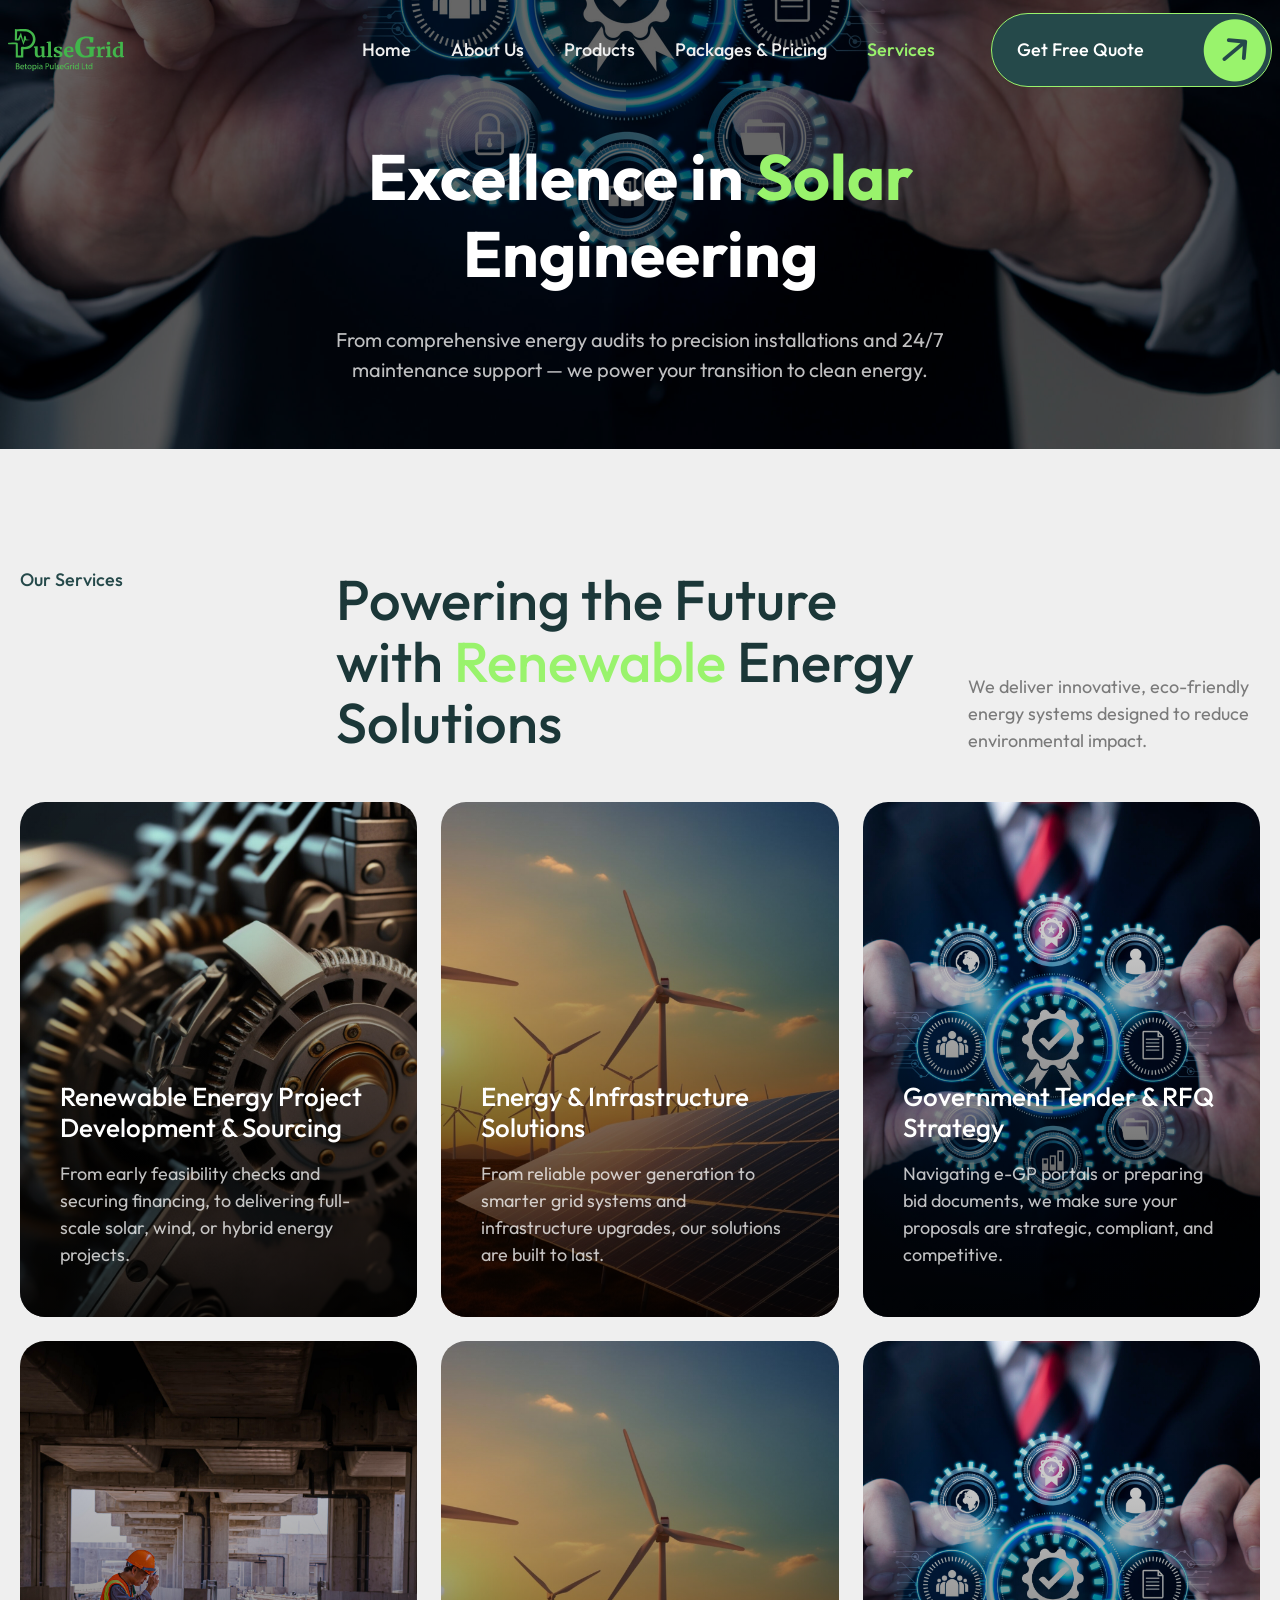
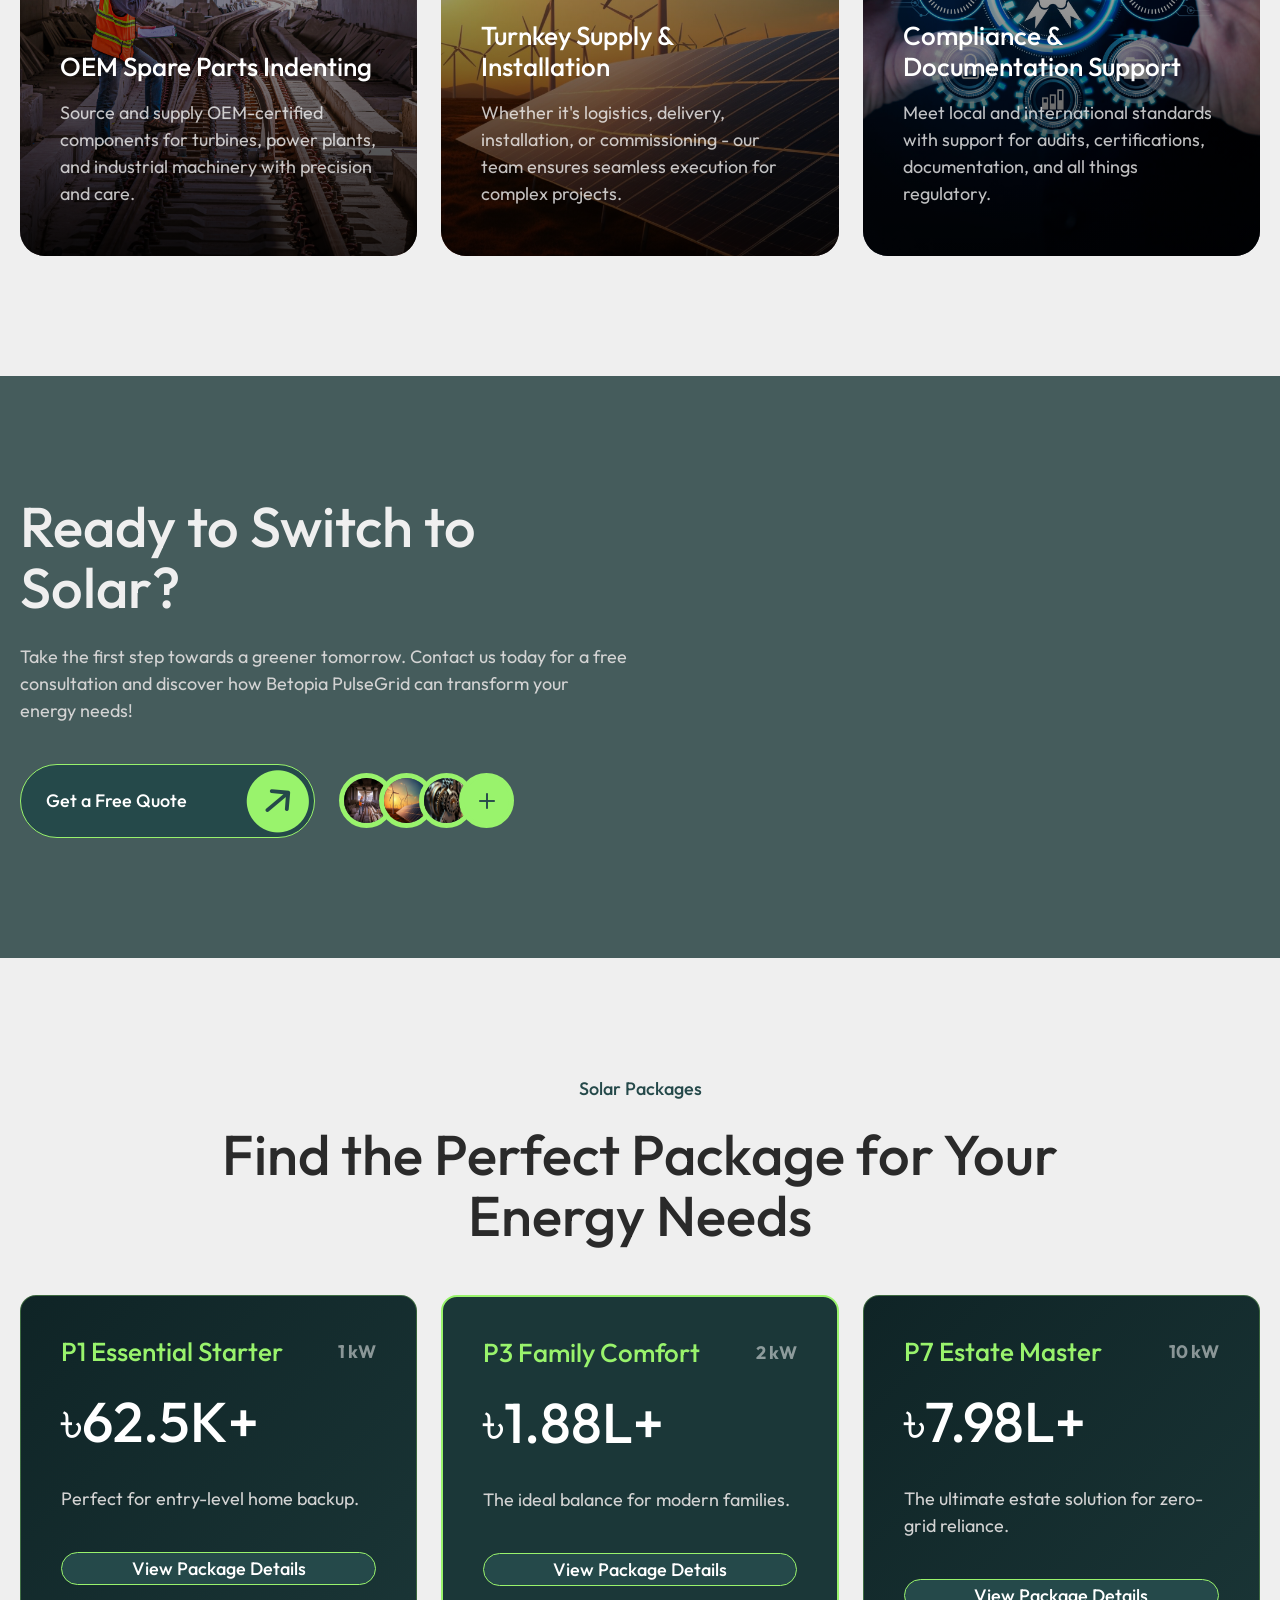
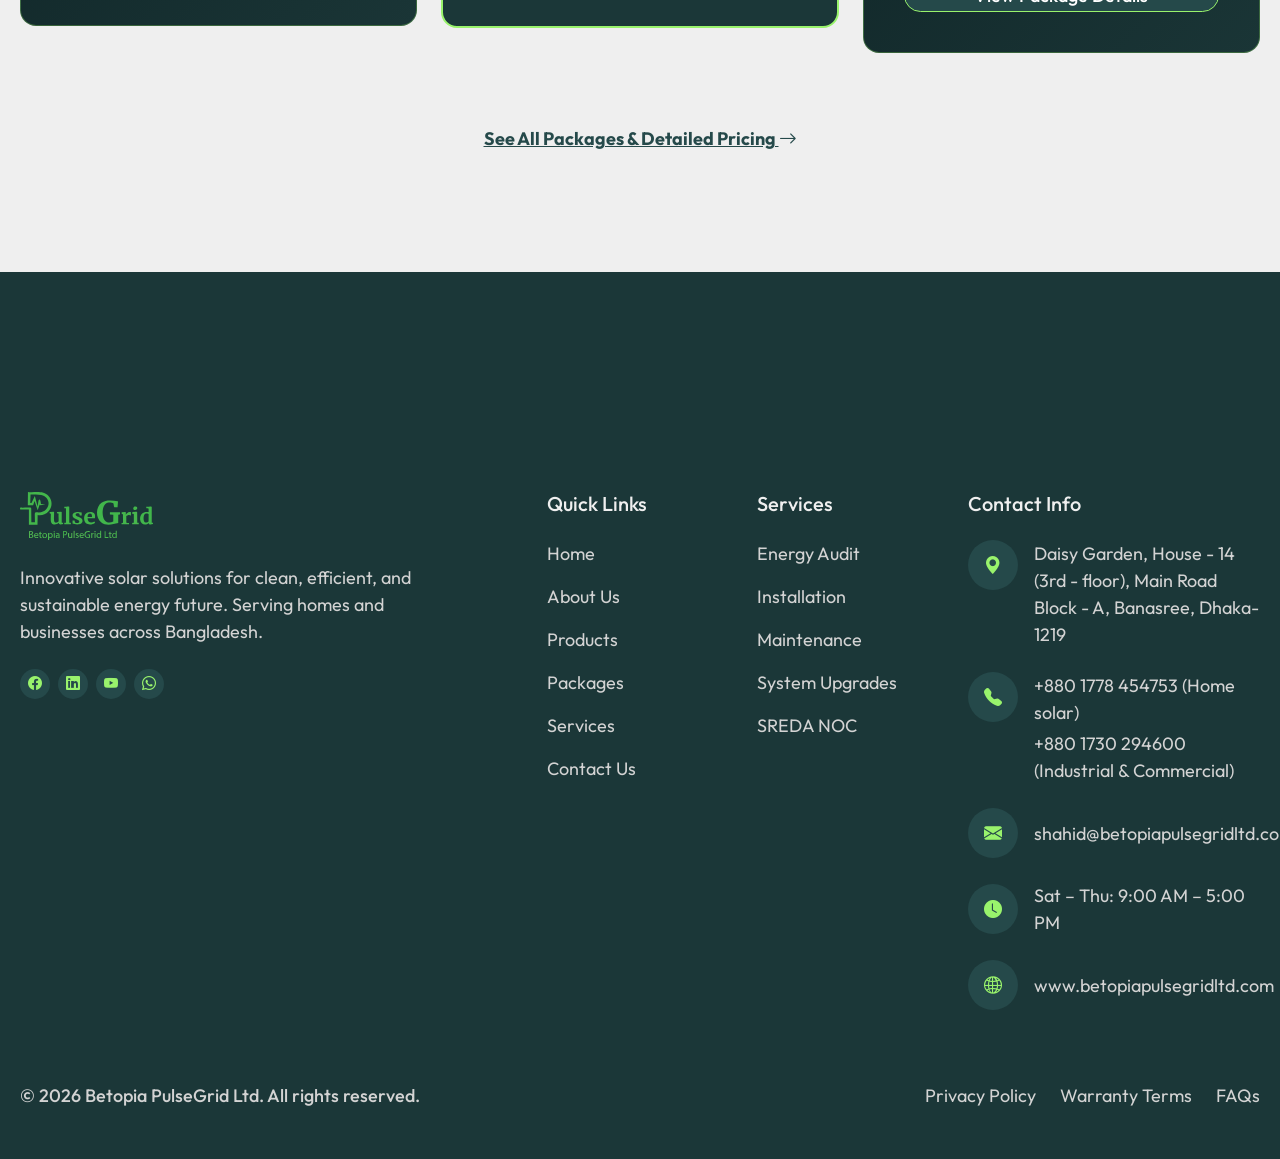
<file: services.html>
<!DOCTYPE html>
<html lang="en">

<head>
  <meta charset="UTF-8">
  <meta name="viewport" content="width=device-width, initial-scale=1.0">
  <title>Services - Betopia PulseGrid</title>
  <link rel="icon" href="favicon.ico" type="image/x-icon">
  <!-- Animation On Scroll (AOS) -->
  <link rel="stylesheet" href="css/vendor/aos.css">
  <!-- Bootstrap Icons CSS -->
  <link rel="stylesheet" href="https://cdn.jsdelivr.net/npm/bootstrap-icons@1.11.3/font/bootstrap-icons.min.css">
  <!-- Slick CSS -->
  <link rel="stylesheet" href="css/vendor/slick.css">
  <!-- FANCYBOX CSS  -->
  <link rel="stylesheet" href="css/vendor/fancybox.css">
  <!-- Custom CSS -->
  <link rel="stylesheet" href="css/style.css">
</head>

<body>

  <!-- Header -->
  <header class="header border-bottom-color sticky-top">
    <div class="b-container">
      <nav class="navbar navbar-expand-lg py-3 py-lg-1" aria-label="Main navigation">
        <div class="container-fluid px-0">
          <div class="logo-box">
            <a class="navbar-brand" href="index.html">
              <img src="images/logo.svg" alt="PulseGrid Logo" class="header-logo" style="height:42px;width:auto;">
            </a>
          </div>
          <button class="navbar-toggler border-0" type="button" data-bs-toggle="offcanvas"
            data-bs-target="#offcanvasNav" aria-controls="offcanvasNav" aria-label="Toggle navigation">
            <span class="navbar-toggler-icon"></span>
          </button>
          <div class="offcanvas offcanvas-start bg-heading-color-3" tabindex="-1" id="offcanvasNav"
            aria-labelledby="offcanvasNavLabel">
            <div class="offcanvas-header" id="offcanvasNavLabel">
              <div class="logo-box">
                <a class="navbar-brand" href="index.html">
                  <img src="images/logo.svg" alt="PulseGrid Logo" style="height:36px;width:auto;">
                </a>
              </div>
              <button type="button" class="btn-close bg-accent-color-2" data-bs-dismiss="offcanvas"
                aria-label="Close"></button>
            </div>
            <div class="offcanvas-body d-flex flex-row justify-content-start justify-content-lg-end align-items-start align-items-lg-center gap-5">
              <ul class="navbar-nav gap-lg-2 gap-xl-4">
                <li class="nav-item"><a class="nav-link " aria-current="page" href="index.html">Home</a></li>
                <li class="nav-item"><a class="nav-link " href="about-us.html">About Us</a></li>
                <li class="nav-item"><a class="nav-link " href="products.html">Products</a></li>
                <li class="nav-item"><a class="nav-link " href="pricing-plan.html">Packages & Pricing</a></li>
                <li class="nav-item"><a class="nav-link active" href="services.html">Services</a></li>
                 
              </ul>
              <div class="mt-0 d-none d-lg-block">
                <a href="contact-us.html" class="btn-cta-primary align-self-start">
                  <span class="btn-text">Get Free Quote</span>
                  <i class="bi bi-arrow-right-circle-fill btn-icon-primary"></i>
                </a>
              </div>
            </div>
          </div>
        </div>
      </nav>
    </div>
  </header>
  <!-- #header end -->

  <!-- Main Content -->
  <main>

    <!-- Banner -->
    <section class="section hero-banner position-relative" style="background-image: url('images/10003.jpg'); background-position: center bottom; min-height: 450px; display: flex; align-items: center; padding-top: 100px;">
      <div class="bg-overlay-5"></div>
      <div class="b-container position-relative z-2">
        <div class="d-flex flex-column justify-content-center align-items-center mx-auto text-center text-white gap-3" style="max-width: 900px;">
          <h2 class="text-white mb-3 display-3 fw-bold from-top" data-aos="fade-down" data-aos-duration="1000">Excellence in <span class="text-heading-color-1">Solar</span> Engineering</h2>
          <p class="text-white opacity-75 mb-4 from-bottom max-width-700 mx-auto fs-5" data-aos="fade-up" data-aos-delay="200" data-aos-duration="1000">
            From comprehensive energy audits to precision installations and 24/7 maintenance support — we power your transition to clean energy.
          </p>
        </div>
      </div>
    </section>
    <!-- #banner -->
    <!-- #banner -->

    <!-- Our Services -->
    <section class="section service-bg-white">
      <div class="b-container d-flex flex-column gap-5">
        <div class="row">
          <div class="col-12 col-xl-3">
            <h6 class="mb-4 mb-xl-0 text-heading-color-2">Our Services</h6>
          </div>
          <div class="col-12 col-xl-6 overflow-hidden">
            <h2 class="mb-0 text-heading-color-3">
              Powering the Future with <span class="text-heading-color-1">Renewable</span> Energy Solutions</h2>
          </div>
          <div class="col-12 col-xl-3 d-flex align-items-end">
            <p class="mb-0">We deliver innovative, eco-friendly energy systems designed to reduce environmental impact.</p>
          </div>
        </div>
        <div class="row">
          <div class="col-12 col-md-6 col-xl-4 mb-4" data-aos="fade-right" data-aos-delay="600" data-aos-duration="800">
            <div class="service-box">
              <div class="bg-overlay-2"></div>
              <img src="images/10004.jpg"
                alt="professional-engineer-work-to-maintenance-of-photo" class="w-100 h-100">
              <div class="service-content">
                <div class="service-info">
                  <div class="service-wrap text-white">
                    <h4 class="mb-3 text-white">Renewable Energy Project Development & Sourcing</h4>
                    <p class="text-white opacity-75">From early feasibility checks and securing financing, to delivering full-scale solar, wind, or hybrid energy projects.</p>
                    <a href="contact-us.html" class="btn-cta-secondary text-white border-white">Get Started<i class="bi bi-arrow-right-short"></i></a>
                  </div>
                </div>
              </div>
            </div>
          </div>
          <div class="col-12 col-md-6 col-xl-4 mb-4" data-aos="fade-right" data-aos-delay="400" data-aos-duration="800">
            <div class="service-box">
              <div class="bg-overlay-2"></div>
              <img src="images/10002.jpg"
                alt="group-of-engineers-in-wind-power-station-renewable" class="w-100 h-100">
              <div class="service-content">
                <div class="service-info">
                  <div class="service-wrap text-white">
                    <h4 class="mb-3 text-white">Energy & Infrastructure Solutions</h4>
                    <p class="text-white opacity-75">From reliable power generation to smarter grid systems and infrastructure upgrades, our solutions are built to last.</p>
                    <a href="contact-us.html" class="btn-cta-secondary text-white border-white">Get Started<i class="bi bi-arrow-right-short"></i></a>
                  </div>
                </div>
              </div>
            </div>
          </div>
          <div class="col-12 col-md-6 col-xl-4 mb-4" data-aos="fade-right" data-aos-delay="200" data-aos-duration="800">
            <div class="service-box">
              <div class="bg-overlay-2"></div>
              <img src="images/10003.jpg"
                alt="photovoltaic-panel-engineer-with-energy-measuremen" class="w-100 h-100">
              <div class="service-content">
                <div class="service-info">
                  <div class="service-wrap text-white">
                    <h4 class="mb-3 text-white">Government Tender & RFQ Strategy</h4>
                    <p class="text-white opacity-75">Navigating e-GP portals or preparing bid documents, we make sure your proposals are strategic, compliant, and competitive.</p>
                    <a href="contact-us.html" class="btn-cta-secondary text-white border-white">Get Started<i class="bi bi-arrow-right-short"></i></a>
                  </div>
                </div>
              </div>
            </div>
          </div>
          <div class="col-12 col-md-6 col-xl-4 mb-4 mb-xl-0" data-aos="fade-right" data-aos-delay="600" data-aos-duration="800">
            <div class="service-box">
              <div class="bg-overlay-2"></div>
              <img src="images/10001.jpg"
                alt="technician-in-high-visibility-safety-gear-inspects" class="w-100 h-100">
              <div class="service-content">
                <div class="service-info">
                  <div class="service-wrap text-white">
                    <h4 class="mb-3 text-white">OEM Spare Parts Indenting</h4>
                    <p class="text-white opacity-75">Source and supply OEM-certified components for turbines, power plants, and industrial machinery with precision and care.</p>
                    <a href="contact-us.html" class="btn-cta-secondary text-white border-white">Get Started<i class="bi bi-arrow-right-short"></i></a>
                  </div>
                </div>
              </div>
            </div>
          </div>
          <div class="col-12 col-md-6 col-xl-4 mb-4 mb-lg-0" data-aos="fade-right" data-aos-delay="400" data-aos-duration="800">
            <div class="service-box">
              <div class="bg-overlay-2"></div>
              <img src="images/10002.jpg"
                alt="man-portrait-and-engineer-with-solar-panel-at-farm" class="w-100 h-100">
              <div class="service-content">
                <div class="service-info">
                  <div class="service-wrap text-white">
                    <h4 class="mb-3 text-white">Turnkey Supply & Installation</h4>
                    <p class="text-white opacity-75">Whether it's logistics, delivery, installation, or commissioning - our team ensures seamless execution for complex projects.</p>
                    <a href="contact-us.html" class="btn-cta-secondary text-white border-white">Get Started<i class="bi bi-arrow-right-short"></i></a>
                  </div>
                </div>
              </div>
            </div>
          </div>
          <div class="col-12 col-md-6 col-xl-4" data-aos="fade-right" data-aos-delay="200" data-aos-duration="800">
            <div class="service-box">
              <div class="bg-overlay-2"></div>
              <img src="images/10003.jpg"
                alt="maintenance-work-on-the-blades-of-a-wind-turbine" class="w-100 h-100">
              <div class="service-content">
                <div class="service-info">
                  <div class="service-wrap text-white">
                    <h4 class="mb-3 text-white">Compliance & Documentation Support</h4>
                    <p class="text-white opacity-75">Meet local and international standards with support for audits, certifications, documentation, and all things regulatory.</p>
                    <a href="contact-us.html" class="btn-cta-secondary text-white border-white">Get Started<i class="bi bi-arrow-right-short"></i></a>
                  </div>
                </div>
              </div>
            </div>
          </div>
        </div>
      </div>
    </section>
    <!-- #our services-->

    <!-- CTA -->
    <section class="section bg-color position-relative"
      style="background-image: url('images/10004.jpg'); background-attachment: fixed;">
      <div class="bg-overlay-4"></div>
      <div class="b-container position-relative z-2">
        <div class="row">
          <div class="col-12 col-md-8 col-lg-6 d-flex flex-row flex-wrap align-items-center gap-4 overflow-hidden">
            <h2 class="mb-0 text-secondary-color">
              Ready to Switch to Solar?</h2>
            <p class="text-color-1">Take the first
              step towards a greener tomorrow. Contact us today for a free
              consultation and discover how Betopia PulseGrid can transform your energy needs!</p>
            <a href="contact-us.html" class="btn-cta-primary align-self-start">
              <span class="btn-text">Get a Free Quote</span>
              <i class="bi bi-arrow-right-circle-fill btn-icon-primary"></i>
            </a>
            <div class="d-flex flex-row flex-wrap list-people">
              <img src="images/10001.jpg" alt="testimonial-1"
                class="rounded-circle border-color" width="55" height="55">
              <img src="images/10002.jpg" alt="testimonial-2"
                class="rounded-circle border-color ms-n15" width="55" height="55">
              <img src="images/10004.jpg" alt="testimonial-3"
                class="rounded-circle border-color ms-n15" width="55" height="55">
              <a
                class="bg-heading-color-1 rounded-circle border-color ms-n15 size-55 d-flex justify-content-center align-items-center">
                <i class="bi bi-plus fs-2 text-heading-color-2"></i>
              </a>
            </div>
          </div>
        </div>
      </div>
    </section>
    <!-- #cta -->

    <!-- Featured Packages -->
    <section class="section">
      <div class="b-container d-flex flex-column gap-5">
        <div class="row">
          <div class="col-12 d-flex flex-column align-items-center gap-4">
            <h6 class="mb-0 text-heading-color-2 text-center">Solar Packages</h6>
            <h2 class="mb-0 text-primary-color text-center" style="max-width: 945px;">Find the Perfect Package for Your Energy Needs</h2>
          </div>
        </div>
        <div class="row d-flex justify-content-center g-4">
          <div class="col-12 col-md-6 col-xl-4" data-aos="fade-up">
            <div class="pricing-box gap-4 d-flex flex-column" style="background: linear-gradient(135deg, #0f2426 0%, #1a3536 100%); border: 1px solid rgba(153, 243, 108, 0.3); border-radius: 16px; padding: 2.5rem;">
               <div class="d-flex justify-content-between align-items-center">
                 <h4 class="m-0 text-heading-color-1">P1 Essential Starter</h4>
                 <span class="text-white opacity-50 fw-bold">1 kW</span>
               </div>
               <h2 class="text-white">৳62.5K+</h2>
               <p class="text-color-1">Perfect for entry-level home backup.</p>
               <a href="pricing-plan.html" class="btn-cta-primary w-100 justify-content-center">View Package Details</a>
            </div>
          </div>
          <div class="col-12 col-md-6 col-xl-4" data-aos="fade-up" data-aos-delay="200">
            <div class="pricing-box gap-4 d-flex flex-column" style="background: #1b3738; border: 2px solid #99f36c; border-radius: 16px; padding: 2.5rem; position: relative; overflow: hidden;">
               <div class="d-flex justify-content-between align-items-center">
                 <h4 class="m-0 text-heading-color-1">P3 Family Comfort</h4>
                 <span class="text-white opacity-50 fw-bold">2 kW</span>
               </div>
               <h2 class="text-white">৳1.88L+</h2>
               <p class="text-color-1">The ideal balance for modern families.</p>
               <a href="pricing-plan.html" class="btn-cta-primary w-100 justify-content-center">View Package Details</a>
            </div>
          </div>
          <div class="col-12 col-md-6 col-xl-4" data-aos="fade-up" data-aos-delay="400">
            <div class="pricing-box gap-4 d-flex flex-column" style="background: linear-gradient(135deg, #0f2426 0%, #1a3536 100%); border: 1px solid rgba(153, 243, 108, 0.3); border-radius: 16px; padding: 2.5rem;">
               <div class="d-flex justify-content-between align-items-center">
                 <h4 class="m-0 text-heading-color-1">P7 Estate Master</h4>
                 <span class="text-white opacity-50 fw-bold">10 kW</span>
               </div>
               <h2 class="text-white">৳7.98L+</h2>
               <p class="text-color-1">The ultimate estate solution for zero-grid reliance.</p>
               <a href="pricing-plan.html" class="btn-cta-primary w-100 justify-content-center">View Package Details</a>
            </div>
          </div>
        </div>
        <div class="text-center mt-4">
          <a href="pricing-plan.html" class="text-heading-color-2 text-decoration-underline fw-bold">See All Packages & Detailed Pricing <i class="bi bi-arrow-right"></i></a>
        </div>
      </div>
    </section>
    <!-- #pricing plan -->

  </main>
  <!-- End Main Content -->

  <!-- Footer -->
  <footer class="footer">
    <div class="b-container">
      <div class="row mb-5" style="padding-top:100px;">
        <div class="col-12 col-md-4 col-xl-4 mb-5 mb-md-0">
          <div class="footer-logo-box mb-4">
            <a class="d-flex align-items-center gap-2 mb-3" href="index.html">
              <img src="images/logo.svg" alt="PulseGrid Logo" style="height:48px;width:auto;">
            </a>
          </div>
          <p class="text-color-1 mb-4">Innovative solar solutions for clean, efficient, and sustainable energy future. Serving homes and businesses across Bangladesh.</p>
          <div class="d-flex gap-2">
            <a href="https://facebook.com" class="icon-social"><i class="bi bi-facebook"></i></a>
            <a href="https://linkedin.com" class="icon-social"><i class="bi bi-linkedin"></i></a>
            <a href="https://youtube.com" class="icon-social"><i class="bi bi-youtube"></i></a>
            <a href="https://wa.me/8801332840872" class="icon-social"><i class="bi bi-whatsapp"></i></a>
          </div>
        </div>
        <div class="col-6 col-md-2 col-xl-2 mb-5 mb-md-0 offset-xl-1">
          <h5 class="text-secondary-color mb-4">Quick Links</h5>
          <ul class="list-unstyled d-flex flex-column gap-3">
            <li><a href="index.html" class="text-color-1 footer-link">Home</a></li>
            <li><a href="about-us.html" class="text-color-1 footer-link">About Us</a></li>
            <li><a href="products.html" class="text-color-1 footer-link">Products</a></li>
            <li><a href="pricing-plan.html" class="text-color-1 footer-link">Packages</a></li>
            <li><a href="services.html" class="text-color-1 footer-link">Services</a></li>
            <li><a href="contact-us.html" class="text-color-1 footer-link">Contact Us</a></li>
          </ul>
        </div>
        <div class="col-6 col-md-2 col-xl-2 mb-5 mb-md-0">
          <h5 class="text-secondary-color mb-4">Services</h5>
          <ul class="list-unstyled d-flex flex-column gap-3">
            <li><a href="services.html" class="text-color-1 footer-link">Energy Audit</a></li>
            <li><a href="services.html" class="text-color-1 footer-link">Installation</a></li>
            <li><a href="services.html" class="text-color-1 footer-link">Maintenance</a></li>
            <li><a href="services.html" class="text-color-1 footer-link">System Upgrades</a></li>
            <li><a href="services.html" class="text-color-1 footer-link">SREDA NOC</a></li>
          </ul>
        </div>
        <div class="col-12 col-md-4 col-xl-3">
          <h5 class="text-secondary-color mb-4">Contact Info</h5>
          <div class="d-flex flex-column gap-4">
            <div class="d-flex align-items-start gap-3">
              <div class="icon-contact flex-shrink-0" style="width:50px;height:50px;font-size:18px;"><i class="bi bi-geo-alt-fill"></i></div>
              <div>
                <p class="text-color-1 mb-0">Daisy Garden, House - 14 (3rd - floor), Main Road Block - A, Banasree, Dhaka-1219</p>
              </div>
            </div>
            <div class="d-flex align-items-start gap-3">
              <div class="icon-contact flex-shrink-0" style="width:50px;height:50px;font-size:18px;"><i class="bi bi-telephone-fill"></i></div>
              <div class="d-flex flex-column gap-1">
                <a href="tel:+8801778454753" class="text-color-1 footer-link">+880 1778 454753 (Home solar)</a>
                <a href="tel:+8801730294600" class="text-color-1 footer-link">+880 1730 294600 (Industrial & Commercial)</a>
              </div>
            </div>
            <div class="d-flex align-items-center gap-3">
              <div class="icon-contact flex-shrink-0" style="width:50px;height:50px;font-size:18px;"><i class="bi bi-envelope-fill"></i></div>
              <a href="mailto:shahid@betopiapulsegridltd.com" class="text-color-1 footer-link">shahid@betopiapulsegridltd.com</a>
            </div>
            <div class="d-flex align-items-center gap-3">
              <div class="icon-contact flex-shrink-0" style="width:50px;height:50px;font-size:18px;"><i class="bi bi-clock-fill"></i></div>
              <p class="text-color-1 mb-0">Sat – Thu: 9:00 AM – 5:00 PM</p>
            </div>
            <div class="d-flex align-items-center gap-3">
              <div class="icon-contact flex-shrink-0" style="width:50px;height:50px;font-size:18px;"><i class="bi bi-globe2"></i></div>
              <a href="https://www.betopiapulsegridltd.com" class="text-color-1 footer-link">www.betopiapulsegridltd.com</a>
            </div>
          </div>
        </div>
      </div>
      <div class="row border-top-color pt-4">
        <div class="col-12 col-md-6 mb-3 mb-md-0">
          <p class="text-color-1 footer-rights mb-0">© 2026 Betopia PulseGrid Ltd. All rights reserved.</p>
        </div>
        <div class="col-12 col-md-6 d-flex justify-content-md-end gap-4">
          <a href="#" class="text-color-1 footer-link footer-terms">Privacy Policy</a>
          <a href="#" class="text-color-1 footer-link footer-terms">Warranty Terms</a>
          <a href="faq.html" class="text-color-1 footer-link footer-terms">FAQs</a>
        </div>
      </div>
    </div>
  </footer>
  <!-- #footer -->

  <!-- Scripts -->
  <!-- jQuery -->
  <script src="js/vendor/jquery.min.js"></script>
  <!-- Animation On Scroll (AOS) -->
  <script src="js/vendor/aos.js"></script>
  <!-- Slick JS -->
  <script src="js/vendor/slick.min.js"></script>
  <!-- FANCY BOX -->
  <script src="js/vendor/fancybox.umd.js"></script>
  <!-- Bootstrap JS -->
  <script src="js/vendor/bootstrap.bundle.min.js"></script>
  <!-- Custom JS -->
  <script src="js/script-counter.js"></script>
  <script src="js/submit-form.js"></script>
  <script src="js/script.js"></script>
  <!-- End Scripts -->
</body>

</html>
</file>
<file: css/style.css>
/*------------------------------------------------------------------
[Table of contents]

1. Import libraries
2. Custom properties
3. Typography
4. General Styles
5. Animations
6. Navs and Tabs
7. Breadcrumb
8. Buttons
9. Utilities
10. Sections
11.Boxes and Cards
12.Accordion
13.Form
14.Responsive Layouts

-------------------------------------------------------------------*/

/* ---------------------------- */
/* Import libraries             */
/* ---------------------------- */
@import url("https://fonts.googleapis.com/css2?family=Outfit:wght@100..900&display=swap");
@import url("../css/vendor/bootstrap.min.css");

/* ---------------------------- */
/* Custom properties            */
/* ---------------------------- */
:root {
  --primary-color: #2a2a2a;
  --secondary-color: #efefef;
  --text-color: #7a7a7a;
  --text-color-1: #d3d3d3;
  --accent-color: #ffffff;
  --heading-color-1: #99f36c;
  --heading-color-2: #25494a;
  --heading-color-3: #1b3738;
  --transparent-color-1: #02010100;
  --rating-color: #fec42d;
  --overlay-color: #000000;
  --overlay-color-2: #020101;
  --bg-form: #fafafa;

  --font: "Outfit", sans-serif;

  /* Custom Size */
  --button-icon-size: 62px;
  --md-button-icon-size: 45px;
  --btn-icon-arrow: 30px;
  --icon-qoute-size: 70px;
  --text-big: 30px;
  --text-huge: 200px;
  --text-small-huge: 150px;

  /* Heading Font Sizes - Desktop */
  --text-5xl: 100px;
  --text-4xl: 56px;
  --text-3xl: 40px;
  --text-2xl: 26px;
  --text-xl: 20px;
  --text-base: 18px;

  /* Heading Font Sizes - Tablet */
  --md-text-5xl: 80px;
  --md-text-4xl: 40px;
  --md-text-3xl: 28px;
  --md-text-2xl: 23px;
  --md-text-xl: 18px;
  --md-text-base: 16px;

  /* Heading Font Sizes - Mobile */
  --sm-text-5xl: 61px;
  --sm-text-4xl: 27px;
  --sm-text-3xl: 23px;
  --sm-text-2xl: 20px;
  --sm-text-xl: 16px;
  --sm-text-base: 14px;

  /* Line Height */
  --leading-short: 0.8em;
  --leading-small: 1em;
  --leading-medium: 1.1em;
  --leading-normal: 1.2em;
}

/* ---------------------------- */
/* Typography                   */
/* ---------------------------- */
h1 {
  font-size: 100px;
  font-weight: 500;
  line-height: var(--text-5xl);
}

h2,
.heading-2 {
  font-size: 56px;
  font-weight: 500;
  line-height: var(--leading-medium);
}

h3 {
  font-size: 40px;
  font-weight: 500;
}

h4 {
  font-size: 26px;
  font-weight: 500;
}

h5 {
  font-size: 20px;
  font-weight: 500;
}

h6 {
  font-size: 18px;
  font-weight: 500;
}

p,
li {
  font-size: 18px;
}

a {
  color: var(--heading-color-1);
  text-decoration: none;
}

/* ---------------------------- */
/* General Styles               */
/* ---------------------------- */
body {
  font-family: var(--font);
  font-size: var(--text-base);
  color: var(--text-color);
  background-color: var(--secondary-color);
}

.b-container {
  max-width: 1350px;
  margin-right: auto;
  margin-left: auto;
}

.section {
  padding: 120px 20px 120px 20px;
  overflow: hidden;
  background-size: cover;
  background-position: center;
}

.bg-heading-color-1 {
  background-color: var(--heading-color-1) !important;
}

.bg-heading-color-2 {
  background-color: var(--heading-color-2) !important;
}

.bg-heading-color-3 {
  background-color: var(--heading-color-3) !important;
}

.bg-secondary-color {
  background-color: var(--secondary-color) !important;
}

.bg-accent-color {
  background-color: var(--accent-color) !important;
}

.text-primary-color {
  color: var(--primary-color) !important;
}

.text-secondary-color {
  color: var(--secondary-color) !important;
}

.text-heading-color-1 {
  color: var(--heading-color-1) !important;
}

.text-heading-color-2 {
  color: var(--heading-color-2) !important;
}

.text-heading-color-3 {
  color: var(--heading-color-3) !important;
}

.text-color-1 {
  color: var(--text-color-1) !important;
}

.text-rating-color {
  color: var(--rating-color) !important;
}

.text-small {
  font-size: var(--sm-text-base);
}

.text-medium {
  font-size: var(--text-xl);
}

.text-big {
  font-size: var(--text-big);
}

.text-semi-bold {
  font-weight: 500;
}

.text-big-title {
  font-size: var(--text-huge);
  line-height: var(--leading-short);
  font-weight: 600;
}

.title-max-w {
  max-width: 800px;
}

.header {
  position: relative;
  margin-bottom: -100px;
  z-index: 999;
  padding: 0px 8px;
}

.home-hero {
  height: 100vh;
  max-height: 950px;
  overflow: visible;
}

.home-hero h1 {
  max-width: 600px;
}

.home-hero .spacer-bottom-right {
  position: relative;
  left: -12px;
  margin-left: -30px;
}

.home-hero .spacer-bottom-left {
  position: relative;
  right: -12px;
}

.hero-desc {
  max-width: 388px;
  margin-top: -80px;
}

.hero-content {
  max-width: 850px;
  padding: 30px 30px 0px 30px;
  background-color: var(--heading-color-3);
  border-radius: 25px 25px 0px 0px;
}

.hero-content img {
  height: 160px;
}

.hero-content h5 {
  padding: 0px 10px 10px 0px;
  border-bottom-right-radius: 10px;
}

.kb-bg {
  z-index: 0;
}

.count-up {
  line-height: var(--leading-medium);
}

/* Carousel Wrapper */
.kb-carousel {
  overflow: hidden;
  height: 100%;
  max-height: none;
}

/* Carousel Items */
.kb-carousel .carousel-item {
  transition:
    transform 0.6s ease-in-out 0s,
    opacity ease-in-out 0.6s;
}

.kb-carousel .carousel-item.active {
  transition:
    transform 0.6s ease-in-out 0s,
    opacity ease-in-out 0.6s;
}

/* Carousel Images */
.kb-carousel > .carousel-inner > .carousel-item > img,
.kb-carousel > .carousel-inner > .carousel-item > a > img {
  opacity: 0.8;
  width: 100%;
  height: 100vh;
  object-fit: cover;
  animation: kenburns 20000ms linear 0s infinite alternate;
}

/* Hide captions during transitions */
.kb-carousel .carousel-item-next.carousel-item-start .carousel-caption,
.kb-carousel .carousel-item-prev.carousel-item-end .carousel-caption {
  z-index: 0;
  opacity: 0;
}

.social-media {
  position: absolute;
  bottom: 180px;
  left: 50px;
  transform: rotateZ(90deg);
  width: 100%;
  min-width: 275px;
  gap: 20px;
}

.icon-play::before {
  background-color: var(--heading-color-1);
  border-radius: 50%;
  border: 1px solid var(--heading-color-1);
}

.client-wrapper {
  padding: 30px;
}

.client-logos img {
  width: 100%;
  height: 73px;
  object-fit: contain;
  margin: 0px 10px;
  opacity: 0.6;
  transition: 0.3s;
}

.client-logos img:hover {
  opacity: 1;
}

.border-big {
  border: 10px solid var(--secondary-color);
  border-radius: 45px 45px 30px 30px;
}

.bg-testimonial {
  position: absolute;
  top: 0;
  right: 0;
  padding: 120px;
  min-height: 100%;
  background-position: center;
  background-repeat: no-repeat;
  background-size: cover;
  border-bottom-left-radius: 25px;
}

.border-top-color > .b-container {
  border-top: 1px solid var(--heading-color-2);
}

.border-right-color {
  border-right: 1px solid var(--heading-color-1);
}

.project-desc {
  position: absolute;
  bottom: 0;
  right: 62px;
}

.project-desc-inner {
  display: flex;
  align-items: flex-end;
}

.desc-wrapper {
  border-top-left-radius: 25px;
  border-top-right-radius: 25px;
  background-color: var(--secondary-color);
  padding: 30px;
}

.img-background {
  background-position: center center;
  background-size: cover;
}

.related-blog {
  border: none;
  background-color: var(--transparent-color-1);
}

.fancybox-image {
  border-radius: 25px;
}

.process h4 {
  max-width: 270px;
}

.contact-map {
  display: block;
  width: 100%;
  height: 400px;
  pointer-events: auto;
}

.content-career {
  max-width: 730px;
}

.tag-label {
  transition: 0.3s;
}

.tag-label:hover {
  background-color: var(--heading-color-3);
  color: var(--secondary-color) !important;
  cursor: pointer;
}

/* ---------------------------- */
/* Animations                   */
/* ---------------------------- */

/* Ken Burns Animation */
@keyframes kenburns {
  0% {
    transform: scale(1);
    transition: transform 20000ms linear 0s;
  }

  100% {
    transform: scale(1.4);
    transition: transform 20000ms linear 0s;
  }
}

@keyframes button-ripple {
  70% {
    -webkit-box-shadow: 0 0 0 var(--glow-size, 34px) var(--heading-color-1);
    box-shadow: 0 0 0 var(--glow-size, 34px) var(--heading-color-1);
    opacity: 0;
  }

  100% {
    -webkit-box-shadow: 0 0 0 0 var(--heading-color-1);
    box-shadow: 0 0 0 0 var(--heading-color-1);
    opacity: 0;
  }
}

.radar-animate::after,
.radar-animate::before {
  content: " ";
  position: absolute;
  top: 48%;
  left: 50%;
  transform: translate(-50%, -50%);
  width: 70px;
  height: 70px;
  border-radius: 50%;
  -webkit-box-shadow: 0 0 0 0 currentColor;
  box-shadow: 0 0 0 0 currentColor;
  -webkit-animation: button-ripple 3s infinite;
  animation: button-ripple 3s infinite;
  opacity: 0.6;
  z-index: -1;
}

.radar-animate::before {
  -webkit-animation-delay: 0.9s;
  animation-delay: 0.9s;
}

.radar-animate::after {
  -webkit-animation-delay: 0.3s;
  animation-delay: 0.3s;
}

.fade.fade-right {
  opacity: 0;
  transform: translateX(20vw);
  transition:
    opacity 0.3s ease,
    transform 0.8s ease;
}

.fade.fade-right.show {
  opacity: 1;
  transform: translateX(0vw);
}

@media (prefers-reduced-motion: reduce) {
  .fade.fade-right {
    transition: none;
  }
}

/* ---------------------------- */
/* Navs and Tabs                */
/* ---------------------------- */
.nav-link {
  font-size: var(--text-base);
  font-weight: 500;
  color: var(--secondary-color);
}

.nav-link:hover,
.nav-link:focus {
  color: var(--text-color-1) !important;
}

.nav-link.active {
  color: var(--heading-color-1) !important;
}

.nav-link.dropdown-toggle:hover,
.nav-link.dropdown-toggle:focus,
.nav-link.dropdown-toggle.show {
  color: var(--accent-color) !important;
}

.nav-link.dropdown-toggle::after {
  display: none;
}

.nav-link .bi-chevron-down {
  font-size: 12px;
  color: var(--heading-color-1);
}

.nav.nav-pills .nav-item {
  width: 100%;
  border-bottom: 1px solid var(--heading-color-2);
}

.navbar-toggler {
  background-color: var(--heading-color-2);
  border-radius: 10px;
  padding: 10px 10px;
}

.navbar-toggler-icon {
  background-image: url("data:image/svg+xml,%3csvg xmlns='http://www.w3.org/2000/svg' viewBox='0 0 30 30'%3e%3cpath stroke='%2399F36C' stroke-linecap='round' stroke-miterlimit='10' stroke-width='2' d='M4 7h22M4 15h22M4 23h22'/%3e%3c/svg%3e") !important;
  width: 25px;
  height: 25px;
}

.navbar-toggler:focus,
.btn-close:focus {
  box-shadow: none;
}

.dropdown-menu {
  background-color: var(--heading-color-2);
  border: none;
  border-radius: 15px;
  padding: 0;
  width: 220px;
}

.dropdown-item {
  color: var(--secondary-color);
  font-size: 18px;
  font-weight: 500;
  font-family: var(--font);
  margin: 10px 0;
  transition: 0.3s;
}

.dropdown-item:hover,
.dropdown-item.active:hover,
.dropdown-item:focus {
  color: var(--text-color-1) !important;
  background-color: transparent;
}

.dropdown-item.active {
  color: var(--heading-color-1) !important;
  background-color: transparent;
}

.nav-pills .nav-link {
  padding: 5px 0;
  font-size: var(--text-4xl);
  font-weight: 600;
  text-align: end;
}

.nav-pills .nav-link.active {
  background-color: transparent;
  color: var(--secondary-color);
}

.tab-content .service-box img {
  max-height: 500px;
  min-height: 500px;
}

.tab-content .service-box .bg-overlay-2 {
  border-radius: 16px;
}

.tab-content .service-wrap {
  transform: translateY(115px);
}

.tab-content > .active {
  display: flex;
  justify-content: flex-end;
}

/* ---------------------------- */
/* Breadcrumb                   */
/* ---------------------------- */
.breadcrumb {
  font-weight: 500;
  font-size: var(--text-xl);
  background-color: var(--secondary-color);
  padding: 5px 20px;
  border-top-left-radius: 15px;
  border-top-right-radius: 15px;
}

.breadcrumb .breadcrumb-item > a {
  color: var(--heading-color-2);
  text-decoration: none;
}

.breadcrumb-item + .breadcrumb-item::before {
  color: var(--background-color) !important;
}

.breadcrumb-item a:hover {
  color: var(--primary-color) !important;
}

.breadcrumb-item.active {
  color: var(--primary-color) !important;
}

/* ---------------------------- */
/* Buttons                      */
/* ---------------------------- */
.btn-cta-primary {
  position: relative;
  display: inline-flex;
  align-items: center;
  gap: 40px;
  background-color: var(--heading-color-2);
  color: var(--accent-color);
  border: 1px solid var(--heading-color-1);
  padding: 5px;
  font-size: var(--text-base);
  line-height: var(--leading-normal);
  border-radius: 100px;
  font-weight: 500;
  transition: 0.3s;
}

.btn-cta-primary:hover {
  color: var(--heading-color-1);
  transform: scale(0.95);
}

.btn-cta-primary:hover .btn-icon-primary {
  transform: rotate(360deg);
}

.btn-cta-primary .btn-text {
  padding: 20px;
}

.btn-cta-primary .btn-icon-primary {
  transform: rotate(320deg);
  transition: 0.3s;
}

.btn-cta-primary .btn-icon-primary:before {
  font-size: var(--button-icon-size);
  color: var(--heading-color-1);
}

.btn-cta-secondary {
  display: flex;
  align-items: center;
  justify-content: space-between;
  background-color: var(--transparent-1-color);
  color: var(--heading-color-1);
  border: none;
  font-weight: 500;
  transition: 0.3s;
}

.btn-cta-secondary .bi-arrow-right-short::before {
  font-size: var(--btn-icon-arrow);
}

.btn-cta-secondary:hover {
  color: var(--accent-color);
}

.btn-cta-form {
  display: flex;
  align-items: center;
  justify-content: space-between;
  background-color: var(--heading-color-1);
  color: var(--heading-color-3);
  border: none;
  border-radius: 100px;
  font-weight: 500;
  font-size: var(--text-base);
  padding: 19px 20px;
  transition: 0.3s;
}

.btn-cta-form:hover {
  background-color: var(--heading-color-3);
  color: var(--accent-color);
}

.offcanvas-header .btn-close {
  background-image: url("data:image/svg+xml,%3csvg xmlns='http://www.w3.org/2000/svg' viewBox='0 0 16 16' fill='%2399F36C'%3e%3cpath d='M.293.293a1 1 0 0 1 1.414 0L8 6.586 14.293.293a1 1 0 1 1 1.414 1.414L9.414 8l6.293 6.293a1 1 0 0 1-1.414 1.414L8 9.414l-6.293 6.293a1 1 0 0 1-1.414-1.414L6.586 8 .293 1.707a1 1 0 0 1 0-1.414z'/%3e%3c/svg%3e") !important;
  opacity: 1;
  background-color: var(--heading-color-2);
  border-radius: 10px;
  padding: 14px;
  margin-right: 0px;
}

.btn-icon {
  width: 15px;
  height: 15px;
  border: 1px solid var(--heading-color);
}

/* ---------------------------- */
/* Utilities                    */
/* ---------------------------- */

.bg-overlay {
  position: absolute;
  top: 0;
  left: 0;
  width: 100%;
  height: 100%;
  background-color: var(--overlay-color-2);
  opacity: 1;
  transition: all 0.3s ease;
}

.bg-overlay-2 {
  position: absolute;
  top: 0;
  left: 0;
  width: 100%;
  height: 100%;
  background-image: linear-gradient(
    180deg,
    var(--transparent-color-1) 0%,
    var(--overlay-color) 100%
  );
  z-index: 1;
  opacity: 0.8;
}

.bg-overlay-3 {
  position: absolute;
  top: 0;
  left: 0;
  width: 100%;
  height: 100%;
  background-image: linear-gradient(
    180deg,
    var(--transparent-color-1) 0%,
    var(--heading-color-3) 100%
  );
  z-index: 1;
  opacity: 0.9;
}

.bg-overlay-4 {
  position: absolute;
  top: 0;
  left: 0;
  width: 100%;
  height: 100%;
  background-color: var(--heading-color-3);
  opacity: 0.8;
  transition: all 0.3s ease;
}

.bg-overlay-5 {
  position: absolute;
  top: 0;
  left: 0;
  width: 100%;
  height: 100%;
  background-color: var(--overlay-color);
  opacity: 0.6;
  transition: all 0.3s ease;
}

.bg-overlay-6 {
  position: absolute;
  top: 0;
  left: 0;
  width: 100%;
  height: 100%;
  background-color: var(--heading-color-3);
  opacity: 0.5;
  transition: all 0.3s ease;
}

.object-cover {
  object-fit: cover;
  object-position: center;
}

.spacer-top-left {
  width: 30px;
  height: 30px;
  border-radius: 10px 0px 0px 0px;
  box-shadow: -10px -10px 0px 0px var(--heading-color-3);
}

.spacer-top-left-25 {
  width: 50px;
  height: 50px;
  border-radius: 25px 0px 0px 0px;
  box-shadow: -10px -10px 0px 0px var(--secondary-color);
}

.spacer-top-right-25 {
  width: 50px;
  height: 50px;
  border-radius: 0px 25px 0px 0px;
  box-shadow: 10px -10px 0px 0px var(--secondary-color);
}

.spacer-special-left {
  margin-left: -12px;
  margin-top: 23px;
}

.spacer-special-right {
  margin-right: -12px;
  margin-top: 23px;
}

.spacer-top-left-25 {
  width: 50px;
  height: 50px;
  border-radius: 25px 0px 0px 0px;
  box-shadow: -10px -10px 0px 0px var(--secondary-color);
}

.spacer-bottom-right {
  width: 40px;
  height: 40px;
  border-radius: 0px 0px 25px 0px;
  box-shadow: 10px 10px 0px 0px var(--heading-color-3);
}

.spacer-bottom-left {
  width: 40px;
  height: 40px;
  border-radius: 0px 0px 0px 25px;
  box-shadow: -10px 10px 0px 0px var(--heading-color-3);
}

.spacer-bottom-left-50 {
  width: 50px;
  height: 50px;
  border-radius: 0px 0px 0px 25px;
  box-shadow: -10px 10px 0px 0px var(--heading-color-3);
}

.spacer-bottom-right-40 {
  width: 40px;
  height: 40px;
  border-radius: 0px 0px 25px 0px;
  box-shadow: 10px 10px 0px 0px var(--heading-color-3);
}

.spacer-bottom-left-30 {
  width: 30px;
  height: 30px;
  border-radius: 0px 0px 0px 15px;
  box-shadow: -10px 10px 0px 0px var(--secondary-color);
}

.spacer-bottom-right-30 {
  width: 30px;
  height: 30px;
  border-radius: 0px 0px 15px 0px;
  box-shadow: 10px 10px 0px 0px var(--secondary-color);
}

.spacer-bottom-right-50 {
  width: 50px;
  height: 50px;
  border-radius: 0px 0px 25px 0px;
  box-shadow: 10px 10px 0px 0px var(--secondary-color);
}

.spacer-bottom-left-50-light {
  width: 50px;
  height: 50px;
  border-radius: 0px 0px 0px 25px;
  box-shadow: -10px 10px 0px 0px var(--secondary-color);
}

.spacer-80 {
  width: 100%;
  height: 80px;
}

.card-cta {
  padding: 50px;
}

.card-cta.btn-pdf .icon-pdf {
  position: absolute;
  left: 25px;
}

.card-cta.btn-pdf .btn-text {
  padding-left: 48px;
}

.card-cta.btn-pdf .btn-cta-primary {
  gap: 30px;
}

/* Custom AOS */
.from-right {
  transform: translate3d(50vw, 0, 0);
}

[data-aos="fade-left"].aos-animate {
  transform: translate3d(0, 0, 0);
}

.from-left {
  transform: translate3d(-50vw, 0, 0);
}

[data-aos="fade-right"].aos-animate {
  transform: translate3d(0, 0, 0);
}

.rounded-6 {
  border-radius: 25px;
}

.rounded-100 {
  border-radius: 100px;
}

.rotate-90 {
  transform: rotateZ(90deg);
}

.topbot-rounded-6 {
  border-top-right-radius: 25px;
  border-bottom-right-radius: 25px;
}

.padding-30 {
  padding: 30px;
}

.padding-50 {
  padding: 50px;
}

.fs-78 {
  font-size: 78px;
}

.ms-n15 {
  margin-left: -15px;
}

.gap-100 {
  gap: 100px 0px;
}

.size-55 {
  width: 55px;
  height: 55px;
}

.w-49 {
  width: 49%;
}

.w-51 {
  width: 51% !important;
}

.mb-n90 {
  margin-bottom: -90px;
}

.max-width-370 {
  max-width: 370px;
}

.border-color {
  border: 5px solid var(--heading-color-1);
}

.text-faqs {
  display: flex;
  flex-flow: row wrap;
  position: absolute;
  top: 0;
  left: 12px;
}

.text-faqs .wrapper-text {
  width: 50%;
  padding-bottom: 10px;
  padding-right: 10px;
  background-color: var(--secondary-color);
  border-bottom-right-radius: 25px;
}

.text-faqs h3 {
  border-radius: 25px;
  padding: 30px;
}

.text-faqs .spacer-top-left {
  border-radius: 25px 0px 0px 0px;
  box-shadow: -10px -10px 0px 0px var(--secondary-color);
}

[data-fancybox="img-lightbox"] {
  cursor: zoom-in;
}

/* ---------------------------- */
/* Section                      */
/* ---------------------------- */

.home-hero {
  padding: 170px 8px 0px 8px;
}

section.hero-banner {
  padding-top: 245px;
  padding-bottom: 0px;
  background-position: center center;
}

section.about-us .bg-overlay-6 {
  border-radius: 100px;
}

section.our-partners {
  margin-bottom: -90px;
  overflow: hidden;
}

section.who,
section.about-us {
  padding-bottom: 110px;
}

section.achievements {
  margin-bottom: -101px;
  overflow: hidden;
}

section.achievements .spacer-special-right {
  margin-right: 0px;
}

section.achievements .spacer-special-left {
  margin-left: 0px;
}

section.services {
  padding-top: 210px;
}

section.expertise {
  padding-top: 220px;
}

.testimonials {
  padding-bottom: 0px;
}

.section.no-pad-bot {
  padding-bottom: 0px;
}

.section.our-blog .blog-content h4 {
  display: -webkit-box;
  -webkit-box-orient: vertical;
  -webkit-line-clamp: 1;
  overflow: hidden;
  color: var(--secondary-color);
}

/* ---------------------------- */
/* Boxes and Cards              */
/* ---------------------------- */

.why-box {
  display: flex;
  flex-direction: column;
  gap: 30px;
  position: relative;
  width: 100%;
  height: 100%;
  padding: 30px;
  border: 1px solid var(--heading-color-1);
  border-radius: 25px;
  transition: all 0.3s ease;
}

.why-box:hover .why-wrap {
  transform: translateY(0px);
}

.why-box.special .why-wrap {
  transform: translateY(0px);
}

.why-box img {
  width: 50px;
  height: 50px;
}

.why-content {
  overflow: hidden;
}

.why-wrap {
  display: flex;
  flex-direction: column;
  gap: 20px;
  transform: translateY(60px);
  transition: 0.6s;
}

.service-box {
  position: relative;
  background-color: var(--secondary-color);
  width: 100%;
  height: 100%;
  min-height: 515px;
  border-radius: 25px;
  transition: all 0.3s ease;
}

.team-box {
  position: relative;
  background-color: var(--secondary-color);
  width: 100%;
  height: 100%;
  max-height: 500px;
  border-radius: 25px;
  transition: all 0.3s ease;
}

.service-box > img,
.team-box > img {
  border-radius: 25px;
  object-fit: cover;
  object-position: center;
}

.team-box > img {
  object-position: top center;
}

.service-box:hover .service-wrap {
  transform: translateY(0);
}

.service-box .bg-overlay-2,
.team-box .bg-overlay-2 {
  border-radius: 25px;
}

.service-content {
  display: flex;
  align-items: flex-end;
  position: absolute;
  bottom: 0;
  left: 0;
  overflow: hidden;
  padding: 40px;
  width: 100%;
  height: 100%;
  min-height: 440px;
  z-index: 2;
}

.service-content h4 {
  color: var(--secondary-color);
}

.service-content p {
  color: var(--text-color-1);
}

.service-info {
  overflow: hidden;
}

.service-wrap {
  transform: translateY(40px);
  transition: all 0.3s ease;
}

.icon-wrapper {
  display: flex;
  align-items: center;
  justify-content: center;
  position: relative;
  width: 75px;
  height: 75px;
  border-radius: 50%;
  background-color: var(--heading-color-1);
}

.icon-service,
.team-social {
  display: flex;
  flex-flow: row wrap;
  position: absolute;
  top: 0;
  left: 0;
  z-index: 2;
}

.icon-service .icon-inner {
  background-color: var(--heading-color-3);
  padding: 0px 10px 10px 0px;
  border-bottom-right-radius: 45px;
}

.service-bg-white .icon-service .icon-inner {
  background-color: var(--secondary-color);
}

section.service-bg-white .spacer-top-left-25 {
  box-shadow: -10px -10px 0px 0px var(--secondary-color);
}

.team-social-inner {
  background-color: var(--heading-color-3);
  padding: 0px 15px 15px 0px;
  border-bottom-right-radius: 35px;
}

.icon-service .spacer-top-left-25,
.team-social .spacer-top-left-25 {
  box-shadow: -10px -10px 0px 0px var(--heading-color-3);
}

.team-social .spacer-top-left-25,
.team-social .icon-social {
  width: 40px;
  height: 40px;
}

.team-social .icon-social {
  font-size: var(--text-base);
}

.icon-service img {
  object-fit: contain;
  width: 45px;
  height: 45px;
}

.project.service-box {
  min-height: 400px;
  max-height: 400px;
}

.project.service-box .bg-overlay-3 {
  border-radius: 25px;
}

.why-box.project {
  justify-content: flex-end;
  padding: 40px;
  border-top-right-radius: 0px;
  border-bottom-right-radius: 0px;
}

.project.service-box .spacer-top-left,
.why-box.project .spacer-top-left {
  box-shadow: -10px -10px 0px 0px var(--secondary-color);
}

.project.service-box h6,
.why-box.project h6 {
  border-bottom-right-radius: 10px;
  padding-right: 15px;
  padding-left: 10px;
}

.project.service-box .service-content {
  min-height: 400px;
}

.impact-box {
  position: relative;
  width: 100%;
  max-width: 488px;
}

.impact-box img {
  min-height: 550px;
  object-fit: cover;
  object-position: center;
}

.impact-wrapper {
  position: absolute;
  bottom: 0;
  left: 0;
  width: 115%;
}

.team-info-wrapper {
  display: flex;
  flex-flow: row wrap;
  align-items: flex-end;
  justify-content: flex-end;
  position: absolute;
  bottom: 0;
  right: 0;
}

.impact-content {
  padding: 30px 30px 0px 30px;
  border-top-right-radius: 25px;
  width: 100%;
  background-color: var(--heading-color-3);
}

.team-content {
  padding: 20px;
  border-top-left-radius: 25px;
  width: 100%;
  background-color: var(--heading-color-3);
}

.testimonial-box {
  background-color: var(--heading-color-3); /* Changed to make it look premium since it was maybe transparent or alt */
  padding: 30px;
  border-radius: 20px;
  margin: 15px;
}

.testimonial-box img {
  width: 60px;
  height: 60px;
  border-radius: 50px;
}

.testimonial-box p,
.testimonial-box h5,
.testimonial-box span {
  color: #ffffff !important;
}

.testimonial-box p {
  font-size: var(--text-big);
}

/* Slick Dots Styling */
.slick-dots {
  display: flex;
  justify-content: center;
  align-items: center;
  list-style: none;
  padding: 0;
  margin: 30px 0 0;
  gap: 12px;
}
.slick-dots li {
  margin: 0;
}
.slick-dots button {
  font-size: 0;
  width: 14px;
  height: 14px;
  border-radius: 50%;
  border: 2px solid var(--heading-color-1);
  background-color: transparent;
  padding: 0;
  cursor: pointer;
  transition: all 0.3s ease;
}
.slick-dots .slick-active button {
  background-color: var(--heading-color-1);
}

.testimonial-box .bi-quote::before {
  border-radius: 50%;
  background-color: var(--heading-color-3);
  font-size: var(--icon-qoute-size);
}

.story-box {
  position: relative;
  padding: 30px;
  background-color: var(--heading-color-3);
  border-radius: 25px;
  gap: 20px;
  display: flex;
  flex-direction: column;
}

.story-box img {
  width: 70px;
  height: 70px;
  border-radius: 100px;
  border: 4px solid var(--heading-color-1);
}

.story-box .qoute-ornament {
  display: flex;
  flex-flow: row wrap;
  align-items: flex-end;
  justify-content: flex-end;
  position: absolute;
  bottom: 0;
  right: 0;
}

.story-box .qoute-inner {
  background-color: var(--secondary-color);
  padding: 10px 0px 0px 10px;
  border-top-left-radius: 47px;
}

.story-box .qoute-wrapper {
  display: flex;
  align-items: center;
  justify-content: center;
  width: 75px;
  height: 75px;
  border-radius: 100px;
  background-color: var(--heading-color-2);
}

.pricing-box {
  padding: 40px;
  border: 1px solid var(--text-color-1);
  border-radius: 25px;
}

.border-primary-color {
  border: 1px solid var(--heading-color-2);
}

.border-secondary-color {
  border: 1px solid var(--heading-color-1);
}

.border-text-color {
  border: 1px solid var(--text-color-1);
}

.border-top-primary {
  border-top: 1px solid var(--text-color-1);
  opacity: 1;
}

.border-top-secondary {
  border-top: 1px solid var(--heading-color-2);
  opacity: 1;
}

.blog {
  transition: all 0.3s ease;
  border-radius: 25px;
  overflow: hidden;
  border: none;
  background-color: var(--heading-color-3);
}

.blog-content {
  padding: 30px;
}

.blog-excerpt {
  display: -webkit-box;
  -webkit-box-orient: vertical;
  -webkit-line-clamp: 4;
  overflow: hidden;
  color: var(--text-color-1);
}

.blog img {
  padding: 20px 20px 0px 20px;
}

.blog:hover img {
  transform: scale(1.05) rotate(2deg);
  opacity: 0.8;
}

.blog h4,
.blog img {
  transition: 0.3s;
  color: var(--secondary-color);
}

.footer {
  background-color: var(--heading-color-3);
  padding: 0px 20px;
}

.footer a {
  transition: 0.3s;
}

.footer a:hover {
  color: var(--secondary-color);
}

.footer > .b-container {
  padding-top: 120px;
  padding-bottom: 50px;
}

.footer-logo-box img {
  max-width: 500px;
}

.icon-contact,
.icon-social {
  display: flex;
  align-items: center;
  justify-content: center;
  flex-shrink: 0;
  border-radius: 100px;
  background-color: var(--heading-color-2);
  color: var(--heading-color-1);
  transition: 0.3s;
}

.icon-contact {
  width: 70px;
  height: 70px;
}

.icon-social {
  width: 30px;
  height: 30px;
  font-size: 14px;
}

.icon-social:hover {
  background-color: var(--heading-color-1);
}

.icon-social:hover {
  color: var(--heading-color-3);
}

.share-post .icon-social {
  width: 42px;
  height: 42px;
}

.tags-post {
  max-width: 270px;
}

.footer-rights {
  font-weight: 500;
}

.footer-terms a {
  font-weight: 500;
  transition: 0.3s;
}

.footer-terms a:hover {
  color: var(--secondary-color) !important;
}

/* ---------------------------- */
/* Accordion                    */
/* ---------------------------- */
.accordion .accordion-item {
  border: none;
  border-radius: 0;
  background-color: transparent;
  border-bottom: var(--accent-color-2) 2px solid;
}

.accordion .accordion-header {
  border-bottom: 1px solid var(--divider-2-color);
}

.accordion .accordion-button {
  font-family: var(--font);
  padding: 15px 30px;
  font-size: var(--text-2xl);
  font-weight: 500;
  background-color: var(--heading-color-2);
  color: var(--heading-color-1);
  border-radius: 25px;
  border-bottom: none !important;
  box-shadow: none !important;
}

.accordion .accordion-button.collapsed {
  color: var(--secondary-color);
}

.accordion .accordion-item:not(:last-child) {
  margin-bottom: 20px;
}

.accordion-item:first-of-type > .accordion-header .accordion-button,
.accordion-item:last-of-type > .accordion-header .accordion-button.collapsed {
  border-radius: 25px;
}

.accordion-button::after {
  background-image: url("data:image/svg+xml,%3Csvg xmlns='http://www.w3.org/2000/svg' width='18' height='18' fill='%23EFEFEF' class='bi bi-plus' viewBox='0 0 16 16'%3E%3Cpath d='M8 4a.5.5 0 0 1 .5.5v3h3a.5.5 0 0 1 0 1h-3v3a.5.5 0 0 1-1 0v-3h-3a.5.5 0 0 1 0-1h3v-3A.5.5 0 0 1 8 4z'/%3E%3C/svg%3E");
  background-size: 30px;
  background-position: center;
  transition: all 0.5s;
}

.accordion-button:not(.collapsed)::after {
  background-image: url("data:image/svg+xml,%3Csvg xmlns='http://www.w3.org/2000/svg' width='18' height='18' fill='%2399F36C' class='bi bi-dash' viewBox='0 0 16 16'%3E%3Cpath d='M4 8a.5.5 0 0 1 .5-.5h7a.5.5 0 0 1 0 1h-7A.5.5 0 0 1 4 8z'/%3E%3C/svg%3E");
}

.accordion-button::after {
  transition: all 0.5s;
}

.accordion .accordion-body {
  color: var(--text-color);
  padding: 20px 30px 10px 30px;
}

.accordion .accordion-body-2 {
  color: var(--text-color-2);
  padding: 10px 15px 10px 100px;
}

/* ---------------------------- */
/* Form                         */
/* ---------------------------- */
.form {
  margin-top: 40px;
  background-color: var(--accent-color);
  padding: 10px;
  border-radius: 35px;
}

.form label {
  font-size: 18px;
  font-weight: 500;
  display: none;
}

.form input,
.form textarea,
.form select {
  background-color: var(--bg-form);
  color: var(--text-color);
  border-radius: 100px;
  outline: none;
  padding: 20px;
  font-size: 16px;
  font-weight: 500;
  border: none;
}

.form input div::placeholder {
  color: var(--text-color);
}

.form textarea {
  max-height: 170px;
  border-radius: 30px;
}

.form select option {
  color: var(--heading-color);
  background-color: #1e1f23;
}

.form input:focus,
.form textarea:focus,
.form select:focus {
  box-shadow: none;
  border: solid 2px var(--accent-color-2);
  background-color: var(--bg-form);
  color: var(--text-color);
  border: none;
}

.form input::placeholder,
.form textarea::placeholder {
  color: var(--placeholder-color);
  font-size: 14px;
}

.form.subscribe {
  border-radius: 100px;
  padding: 5px;
}

.form.subscribe input {
  padding-left: 20px;
}

.form.subscribe button {
  max-width: 184px;
}

/* ---------------------------- */
/* Responsive Layouts           */
/* ---------------------------- */
@media only screen and (min-width: 1199.99px) {
  .breadcrumb li {
    font-size: var(--text-xl);
  }
}

@media only screen and (max-width: 1199.98px) {
  h1 {
    font-size: 80px;
    line-height: var(--leading-small);
  }

  h2,
  .heading-2 {
    font-size: 40px;
  }

  h3 {
    font-size: 28px;
  }

  h4 {
    font-size: 23px;
  }

  h5 {
    font-size: 18px;
  }

  h6 {
    font-size: 16px;
  }

  p,
  a,
  li {
    font-size: 16px;
  }

  .breadcrumb li,
  .breadcrumb a {
    font-size: var(--text-base);
  }

  .btn-cta-primary {
    font-size: var(--md-text-base);
  }

  .btn-cta-primary .btn-text {
    padding: 4px;
  }

  .btn-cta-primary .btn-icon-primary:before {
    font-size: var(--md-button-icon-size);
  }

  .home-hero .spacer-bottom-right {
    margin-left: 0px;
  }

  .hero-content {
    max-width: 89%;
  }

  .our-partners .col-auto,
  .achievements .col-auto {
    width: calc(100% - 100px);
  }

  section.achievements {
    margin-bottom: -119px;
  }

  section.expertise {
    padding-top: 240px;
  }

  .nav-pills .nav-link {
    font-size: var(--text-3xl);
  }

  .impact-box img {
    min-height: 500px;
  }

  .testimonial-box p {
    font-size: var(--text-2xl);
  }

  .img-faqs {
    height: 500px;
  }

  .accordion .accordion-button {
    font-size: var(--md-text-2xl);
  }

  .card-project {
    width: 50%;
  }

  .card-cta {
    padding: 30px;
  }

  .sidebar-service {
    justify-content: space-between;
  }

  .sidebar-service .card-project:first-child {
    width: 100%;
  }

  .sidebar-service .card-project:nth-child(2),
  .sidebar-service .card-project:nth-child(3) {
    width: 46%;
  }

  .text-big-title {
    font-size: var(--text-small-huge);
  }
}

@media only screen and (min-width: 991.98px) {
  .dropdown:hover .dropdown-menu {
    display: block;
    margin-top: 0;
    top: 90px;
    left: 10px;
  }

  .dropdown .dropdown-menu {
    display: none;
  }

  .dropdown:hover .dropdown-toggle::after {
    border-top: 0;
    border-bottom: 0.3em solid;
  }

  .navbar-nav .nav-link {
    padding-top: 32px;
    padding-bottom: 32px;
  }

  .nav-link.icon-submenu {
    padding: 0px !important;
  }
}

@media only screen and (max-width: 991.98px) {
  .dropdown-menu {
    width: 100%;
    border-radius: 0;
    padding: 5px;
  }

  .dropdown-item {
    margin: 10px 0;
  }

  .nav-item.dropdown {
    position: relative;
  }

  .nav-item.dropdown div {
    justify-content: space-between;
  }

  .nav-item.dropdown .dropdown-menu {
    position: absolute;
    top: 100%;
    left: 0;
    box-shadow: 0px 4px 15px rgba(255, 255, 255, 0.1);
    border-radius: 16px;
  }

  .nav-link .bi-chevron-down {
    border: 1px solid;
    border-radius: 30px;
    padding: 1px 15px;
  }

  .navbar-nav {
    width: 100%;
  }

  .icon-submenu {
    padding: 0px 5px;
  }
}

@media only screen and (max-width: 769px) and (min-width: 768px) {
  section.achievements {
    margin-bottom: -108px !important;
  }

  section.expertise {
    padding-top: 230px !important;
  }
}

@media only screen and (max-width: 767px) and (min-width: 576.98px) {
  section.expertise {
    padding-top: 310px !important;
  }
}

@media only screen and (max-width: 768.98px) {
  h1 {
    font-size: 61px;
  }

  h2,
  .heading-2 {
    font-size: 27px;
  }

  h3 {
    font-size: 23px;
  }

  h4 {
    font-size: 20px;
  }

  h5 {
    font-size: 16px;
  }

  h6 {
    font-size: 14px;
  }

  p,
  a,
  li {
    font-size: 14px;
  }

  .breadcrumb li,
  .breadcrumb a {
    font-size: var(--sm-text-xl);
  }

  .btn-cta-primary {
    font-size: var(--sm-text-base);
  }

  .home-hero h1 {
    max-width: 100%;
  }

  .hero-desc {
    margin-top: 0px;
    max-width: 100%;
  }

  .hero-content {
    max-width: 81%;
    padding: 20px 20px 0px 20px;
  }

  .w-49 {
    width: 100%;
  }

  .w-51 {
    width: 100% !important;
  }

  .mb-n90 {
    margin-bottom: 0px;
  }

  .max-width-370 {
    max-width: 100%;
  }

  .topbot-rounded-6 {
    border-bottom-right-radius: 25px;
    border-bottom-left-radius: 25px;
    border-top-right-radius: 0px;
  }

  .why-box.project {
    border-top-right-radius: 25px;
    border-bottom-right-radius: 0px;
    border-bottom-left-radius: 0px;
  }

  .impact-box {
    max-width: 100%;
  }

  .nav-pills .nav-item {
    padding: 20px 0px;
  }

  .nav.nav-pills,
  .nav-pills .nav-link {
    width: 100%;
  }

  .nav-pills .nav-link {
    font-size: var(--sm-text-4xl);
  }

  .testimonial-box p {
    font-size: var(--sm-text-2xl);
  }

  .text-faqs h3 {
    padding: 20px;
  }

  .text-faqs .wrapper-text {
    width: 54%;
  }

  .accordion .accordion-button {
    font-size: var(--sm-text-2xl);
  }

  .list-people {
    order: -9999;
    width: 100%;
  }

  .form.subscribe {
    border-radius: 35px;
  }

  .form.subscribe button {
    max-width: 100%;
  }

  section.achievements {
    margin-bottom: -189px;
  }

  section.expertise {
    padding-top: 300px;
  }

  .project-desc {
    right: 0px;
  }

  .card-project {
    width: 100%;
  }

  .card-cta {
    padding: 20px;
  }

  .sidebar-service .card-project:nth-child(2),
  .sidebar-service .card-project:nth-child(3) {
    width: 100%;
  }

  .text-big-title {
    font-size: var(--text-5xl);
  }

  .card-form.padding-50 {
    padding: 35px;
  }

  .tags-post {
    max-width: 100%;
  }

  .section.hero-banner .border-right-color {
    border: none;
  }
}

@media only screen and (max-width: 576.98px) {
  section.achievements {
    margin-bottom: -202px;
  }

  section.expertise {
    padding-top: 325px;
  }
}

/* PulseGrid Specific Utilities */
.text-vertical {
  writing-mode: vertical-rl;
  text-orientation: mixed;
  transform: rotate(180deg);
  display: flex !important;
  align-items: center;
  gap: 20px;
}
.text-vertical li {
  margin: 0;
}
.text-vertical li a {
  transform: rotate(180deg);
  display: block;
}
.outline-primary {
  background-color: transparent !important;
  border: 1px solid var(--heading-color-1) !important;
}
.outline-primary .btn-text {
  color: var(--text-color) !important;
}
.outline-primary:hover {
  background-color: var(--heading-color-1) !important;
}
.outline-primary:hover .btn-text {
  color: var(--heading-color-3) !important;
}
.border-radius-pill {
  border-radius: 50rem !important;
}
.max-width-700 {
  max-width: 700px;
}

/* ─── PULSEGRID v2 — NEW COMPONENTS ─────────────────────── */

/* Logo */
.logo-name {
  color: #efefef;
  font-family: var(--font);
  font-weight: 800;
  font-size: 16px;
  line-height: 1.1;
}
.logo-tagline {
  color: var(--heading-color-1);
  font-size: 10px;
  letter-spacing: 1px;
}
.logo-icon {
  display: flex;
  align-items: center;
}
.header-logo {
  max-width: 175px;
}
.fs-sm {
  font-size: 14px;
}

/* Hero Background */
.hero-bg-gradient {
  position: absolute;
  inset: 0;
  background: radial-gradient(
    ellipse at 25% 30%,
    #0d2e1a 0%,
    #071409 50%,
    #030d06 100%
  );
}
.hero-solar-grid {
  position: absolute;
  top: 0;
  right: 0;
  width: 55%;
  height: 100%;
  overflow: hidden;
  opacity: 0.07;
}
.solar-panel-visual {
  width: 100%;
  height: 100%;
  background-image:
    repeating-linear-gradient(
      0deg,
      transparent,
      transparent 79px,
      rgba(153, 243, 108, 0.6) 79px,
      rgba(153, 243, 108, 0.6) 80px
    ),
    repeating-linear-gradient(
      90deg,
      transparent,
      transparent 59px,
      rgba(153, 243, 108, 0.6) 59px,
      rgba(153, 243, 108, 0.6) 60px
    );
}

/* Hero Stats Card */
.hero-stats-card {
  background: rgba(27, 55, 56, 0.7);
  backdrop-filter: blur(8px);
  border: 1px solid rgba(153, 243, 108, 0.2);
  min-height: 120px;
  display: flex;
  align-items: center;
}
.stat-chip {
  display: flex;
  align-items: center;
  gap: 10px;
  padding: 8px 14px;
  background: rgba(153, 243, 108, 0.08);
  border-radius: 10px;
  border: 1px solid rgba(153, 243, 108, 0.15);
}
.stat-chip-icon {
  width: 36px;
  height: 36px;
  border-radius: 50%;
  background: rgba(153, 243, 108, 0.15);
  display: flex;
  align-items: center;
  justify-content: center;
  font-size: 16px;
  color: var(--heading-color-1);
}
.stat-chip-val {
  font-family: var(--font);
  font-weight: 500;
  font-size: 15px;
  color: #fff;
  line-height: 1;
}
.stat-chip-lbl {
  font-size: 11px;
  color: rgba(255, 255, 255, 0.5);
  margin-top: 2px;
}

/* Outline Button */
.btn-cta-outline {
  position: relative;
  display: inline-flex;
  align-items: center;
  gap: 32px;
  background-color: transparent;
  color: var(--secondary-color);
  border: 1px solid rgba(239, 239, 239, 0.3);
  padding: 5px;
  font-size: var(--text-base);
  border-radius: 100px;
  font-weight: 500;
  transition: 0.3s;
  text-decoration: none;
}
.btn-cta-outline:hover {
  border-color: var(--heading-color-1);
  color: var(--heading-color-1);
  transform: scale(0.95);
}
.btn-cta-outline .btn-text {
  padding: 20px;
  color: inherit;
}
.btn-cta-outline .btn-icon-outline {
  transform: rotate(320deg);
  transition: 0.3s;
  font-size: 50px;
  color: rgba(239, 239, 239, 0.4);
}
.btn-cta-outline:hover .btn-icon-outline {
  transform: rotate(360deg);
  color: var(--heading-color-1);
}

/* WhatsApp Button */
.btn-cta-whatsapp {
  position: relative;
  display: inline-flex;
  align-items: center;
  gap: 32px;
  background-color: #25d366;
  color: #fff;
  border: 1px solid #25d366;
  padding: 5px;
  font-size: var(--text-base);
  border-radius: 100px;
  font-weight: 500;
  transition: 0.3s;
  text-decoration: none;
}
.btn-cta-whatsapp .btn-text {
  padding: 20px;
}
.btn-cta-whatsapp .btn-icon-wa {
  transform: rotate(320deg);
  transition: 0.3s;
  font-size: 50px;
  color: rgba(255, 255, 255, 0.6);
}
.btn-cta-whatsapp:hover {
  background-color: #1da851;
  transform: scale(0.95);
  color: #fff;
}
.btn-cta-whatsapp:hover .btn-icon-wa {
  transform: rotate(360deg);
}

/* WhatsApp FAB */
.whatsapp-fab {
  position: fixed;
  bottom: 28px;
  right: 28px;
  z-index: 9999;
  width: 58px;
  height: 58px;
  border-radius: 50%;
  background: #25d366;
  color: #fff;
  display: flex;
  align-items: center;
  justify-content: center;
  font-size: 26px;
  box-shadow: 0 6px 20px rgba(37, 211, 102, 0.4);
  transition: 0.3s;
  text-decoration: none;
}
.whatsapp-fab:hover {
  transform: scale(1.1);
  background: #1da851;
  color: #fff;
  box-shadow: 0 8px 28px rgba(37, 211, 102, 0.5);
}

/* Why-box Icons */
.why-icon {
  width: 60px;
  height: 60px;
  border-radius: 50%;
  background: rgba(153, 243, 108, 0.12);
  border: 1px solid rgba(153, 243, 108, 0.3);
  display: flex;
  align-items: center;
  justify-content: center;
  font-size: 24px;
  color: var(--heading-color-1);
}
.why-icon-dark {
  background: rgba(37, 73, 74, 0.3);
  border-color: rgba(153, 243, 108, 0.2);
}
.why-icon-green {
  background: rgba(27, 55, 56, 0.25);
  border-color: rgba(27, 55, 56, 0.3);
}

/* Partner Brand Pills */
.brand-pill {
  font-family: var(--font);
  font-size: 14px;
  font-weight: 700;
  letter-spacing: 0.5px;
  color: var(--heading-color-1);
  background: rgba(153, 243, 108, 0.08);
  border: 1px solid rgba(153, 243, 108, 0.2);
  padding: 6px 16px;
  border-radius: 100px;
  transition: 0.3s;
  cursor: default;
}
.brand-pill:hover {
  background: rgba(153, 243, 108, 0.18);
}

/* Service Image Placeholders */
.service-img {
  width: 100%;
  height: 100%;
  min-height: 515px;
  background-size: cover;
  background-position: center;
}
.service-img-1 {
  background-image: url("../images/10001.jpg");
  border-radius: 24px;
  overflow: hidden;
}
.service-img-2 {
  background-image: url("../images/10003.jpg");
  border-radius: 24px;
  overflow: hidden;
}
.service-img-3 {
  background-image: url("../images/10002.jpg");
  border-radius: 24px;
  overflow: hidden;
}
.header-text {
  margin-top: 100px !important;
}

/* Packages */
.pkg-featured {
  min-height: 420px;
  max-height: 420px;
}
.pkg-featured-bg {
  position: absolute;
  inset: 0;
  background-size: cover;
  background-position: center;
}
.pkg-bg-1 {
  background-image: url("../images/10004.jpg");
  background-size: cover;
  background-position: center;
  border-radius: 20px;
}
.pkg-featured .service-content {
  min-height: 420px;
}
.pkg-featured .service-wrap {
  transform: translateY(0);
}
.pkg-kw-badge {
  display: inline-block;
  background: var(--heading-color-1);
  color: var(--heading-color-3);
  font-weight: 800;
  font-size: 14px;
  padding: 4px 12px;
  border-radius: 100px;
  margin-bottom: 8px;
}
.pkg-price {
  font-family: var(--font);
  font-weight: 800;
  font-size: 22px;
  color: var(--heading-color-1);
}
.pkg-card {
  padding: 20px;
  border-radius: 20px;
  transition: 0.3s;
  cursor: pointer;
}
.pkg-card:hover {
  transform: translateY(-3px);
}
.pkg-card-kw {
  font-family: var(--font);
  font-weight: 900;
  font-size: 28px;
  line-height: 1;
  margin-bottom: 6px;
}
.pkg-card-price {
  font-family: var(--font);
  font-weight: 700;
  font-size: 13px;
  color: var(--heading-color-1);
}
.pkg-card-price-dark {
  font-family: var(--font);
  font-weight: 700;
  font-size: 13px;
  color: var(--heading-color-3);
}

/* Impact Visuals */
.impact-placeholder {
  min-height: 500px;
  border-radius: 25px;
  overflow: hidden;
}
.impact-visual {
  width: 100%;
  min-height: 500px;
  display: flex;
  flex-direction: column;
  align-items: center;
  justify-content: center;
  border-radius: 25px;
}
.impact-visual-1 {
  background:
    linear-gradient(135deg, rgba(13, 46, 26, 0.7), rgba(27, 55, 56, 0.9)),
    url("../images/10001.jpg");
  background-size: cover;
  background-position: center;
  border: 2px solid rgba(153, 243, 108, 0.15);
}
.impact-visual-2 {
  background:
    linear-gradient(135deg, rgba(37, 73, 74, 0.7), rgba(27, 55, 56, 0.9)),
    url("../images/10002.jpg");
  background-size: cover;
  background-position: center;
  border: 2px solid rgba(153, 243, 108, 0.15);
}
.impact-visual-3 {
  background:
    linear-gradient(135deg, rgba(27, 55, 56, 0.7), rgba(10, 32, 32, 0.9)),
    url("../images/10003.jpg");
  background-size: cover;
  background-position: center;
  border: 2px solid rgba(153, 243, 108, 0.15);
}
.impact-stat-big {
  font-family: var(--font);
  font-weight: 900;
  font-size: 72px;
  color: var(--heading-color-1);
  line-height: 1;
}
.impact-stat-label {
  font-family: var(--font);
  font-size: 16px;
  color: rgba(255, 255, 255, 0.5);
  margin-top: 8px;
}

/* About Images */
.about-img-wrap {
  border-radius: 25px;
  overflow: hidden;
  height: 250px;
}
.about-img-placeholder {
  width: 100%;
  height: 100%;
}
.placeholder-solar {
  width: 100%;
  height: 100%;
  display: flex;
  align-items: center;
  justify-content: center;
}
.placeholder-solar svg {
  width: 100%;
  height: 100%;
}
.border-heading-color-2 {
  border-color: var(--heading-color-2) !important;
}
.heading-counter {
  line-height: var(--leading-medium);
}

/* Solar Calculator */
.calc-grid {
  display: grid;
  grid-template-columns: repeat(2, 1fr);
  gap: 10px;
}
.calc-appliance {
  display: flex;
  align-items: center;
  justify-content: space-between;
  background: rgba(37, 73, 74, 0.08);
  border: 1px solid rgba(37, 73, 74, 0.15);
  border-radius: 12px;
  padding: 12px 16px;
  transition: 0.3s;
}
.calc-appliance:hover {
  border-color: rgba(153, 243, 108, 0.3);
}
.calc-appliance-info {
  display: flex;
  flex-direction: column;
}
.calc-appliance-name {
  font-family: var(--font);
  font-size: 15px;
  font-weight: 500;
  color: var(--primary-color);
}
.calc-appliance-watts {
  font-size: 12px;
  color: var(--text-color);
}
.calc-counter {
  display: flex;
  align-items: center;
  gap: 8px;
}
.calc-btn {
  width: 28px;
  height: 28px;
  border-radius: 50%;
  border: none;
  cursor: pointer;
  display: flex;
  align-items: center;
  justify-content: center;
  font-weight: 900;
  font-size: 16px;
  transition: 0.3s;
  font-family: var(--font);
}
.calc-btn-minus {
  background: rgba(37, 73, 74, 0.15);
  color: var(--heading-color-2);
}
.calc-btn-minus:hover {
  background: var(--heading-color-2);
  color: var(--heading-color-1);
}
.calc-btn-plus {
  background: var(--heading-color-1);
  color: var(--heading-color-3);
}
.calc-btn-plus:hover {
  background: var(--heading-color-2);
  color: var(--heading-color-1);
}
.calc-qty {
  font-family: var(--font);
  font-weight: 800;
  font-size: 16px;
  color: var(--primary-color);
  min-width: 20px;
  text-align: center;
}
.calc-hours-wrap {
  display: flex;
  flex-direction: column;
}
.calc-hour-btn {
  background: var(--heading-color-2);
  color: var(--heading-color-1);
  border: none;
  border-radius: 6px;
  width: 32px;
  height: 32px;
  font-size: 18px;
  font-weight: 900;
  cursor: pointer;
  transition: 0.3s;
  font-family: var(--font);
}
.calc-hour-btn:hover {
  background: var(--heading-color-1);
  color: var(--heading-color-3);
}
.calc-hours-val {
  font-family: var(--font);
  font-weight: 800;
  font-size: 24px;
  color: var(--heading-color-2);
  padding: 0 8px;
}
.calc-total-load {
  font-size: 16px;
  font-weight: 500;
  color: var(--text-color);
}
.calc-result-card {
  background: var(--heading-color-3);
  border-radius: 25px;
  padding: 32px;
  min-height: 400px;
  display: flex;
  align-items: center;
  justify-content: center;
}
.calc-result-empty {
  text-align: center;
}
.calc-result-badge {
  display: inline-block;
  background: rgba(153, 243, 108, 0.15);
  color: var(--heading-color-1);
  font-size: 12px;
  font-weight: 700;
  letter-spacing: 1px;
  text-transform: uppercase;
  padding: 5px 14px;
  border-radius: 100px;
  margin-bottom: 12px;
  border: 1px solid rgba(153, 243, 108, 0.25);
}
.calc-result-name {
  font-family: var(--font);
  font-weight: 900;
  font-size: 28px;
  color: #fff;
  line-height: 1.1;
  margin-bottom: 4px;
}
.calc-result-kw {
  font-size: 14px;
  color: rgba(255, 255, 255, 0.4);
  margin-bottom: 8px;
}
.calc-result-price {
  font-family: var(--font);
  font-weight: 800;
  font-size: 24px;
  color: var(--heading-color-1);
}
.calc-result-filled {
  width: 100%;
}
.calc-spec-row {
  display: flex;
  justify-content: space-between;
  align-items: center;
  padding: 6px 0;
}
.calc-spec-label {
  font-size: 13px;
  color: rgba(255, 255, 255, 0.4);
}
.calc-spec-val {
  font-family: var(--font);
  font-weight: 700;
  font-size: 14px;
  color: #fff;
}
.calc-input {
  width: 100%;
  background: rgba(255, 255, 255, 0.06);
  border: 1px solid rgba(153, 243, 108, 0.2);
  border-radius: 10px;
  padding: 11px 14px;
  color: #fff;
  font-family: var(--font);
  font-size: 14px;
  outline: none;
}
.calc-input::placeholder {
  color: rgba(255, 255, 255, 0.2);
}
.calc-input:focus {
  border-color: var(--heading-color-1);
}

/* Testimonial Side Panel */
.testimonial-avatar {
  width: 60px;
  height: 60px;
  border-radius: 50%;
  background: var(--heading-color-2);
  display: flex;
  align-items: center;
  justify-content: center;
  font-size: 24px;
  color: var(--heading-color-1);
}
.testimonial-side-panel {
  background: linear-gradient(
    135deg,
    var(--heading-color-3),
    var(--heading-color-2)
  );
  border-radius: 25px;
  height: 100%;
  min-height: 400px;
  display: flex;
  align-items: center;
  justify-content: center;
  border: 1px solid rgba(153, 243, 108, 0.1);
}
.testi-side-content {
  display: flex;
  flex-direction: column;
  gap: 32px;
  padding: 40px;
}
.testi-stat {
  display: flex;
  flex-direction: column;
  gap: 6px;
}
.testi-stat-num {
  font-family: var(--font);
  font-weight: 900;
  font-size: 52px;
  color: var(--heading-color-1);
  line-height: 1;
}
.testi-stat-lbl {
  font-size: 16px;
  color: rgba(255, 255, 255, 0.5);
}

/* FAQ Side Panel */
.faq-side-panel {
  background: linear-gradient(
    135deg,
    var(--heading-color-3) 0%,
    var(--heading-color-2) 100%
  );
  border-radius: 25px;
  height: 380px;
  display: flex;
  align-items: flex-start;
  padding: 20px;
  border: 1px solid rgba(153, 243, 108, 0.1);
}

/* CTA Section */
.cta-section {
  padding: 80px 20px;
}

/* Footer Link */
.footer-link {
  color: var(--text-color-1);
  text-decoration: none;
}
.footer-link:hover {
  color: var(--secondary-color) !important;
}

/* ─── RESPONSIVE UPDATES FOR NEW COMPONENTS ──────────────── */
@media (max-width: 1199px) {
  .hero-stats-card {
    min-height: auto;
  }
  .calc-grid {
    grid-template-columns: 1fr;
  }
}
@media (max-width: 767px) {
  .btn-cta-outline {
    gap: 20px;
  }
  .btn-cta-outline .btn-text {
    padding: 14px 18px;
  }
  .btn-cta-outline .btn-icon-outline {
    font-size: 44px;
  }
  .pkg-featured {
    max-height: none;
    min-height: 350px;
  }
  .faq-side-panel {
    height: 280px;
  }
  .calc-grid {
    grid-template-columns: 1fr;
  }
  .calc-result-card {
    padding: 20px;
  }
}

/* ===================================================
       PRODUCTS PAGE — ENHANCED UI
    =================================================== */

/* ---------- Hero ---------- */
.products-hero {
  min-height: 100vh;
  position: relative;
  overflow: hidden;
  padding: 160px 0 80px;
}

.products-hero::before {
  content: "";
  position: absolute;
  inset: 0;
  background-image:
    radial-gradient(
      circle at 20% 50%,
      rgba(153, 243, 108, 0.07) 0%,
      transparent 55%
    ),
    radial-gradient(
      circle at 80% 20%,
      rgba(153, 243, 108, 0.04) 0%,
      transparent 40%
    );
  pointer-events: none;
}

/* Solar grid lines decoration */
.hero-grid-lines {
  position: absolute;
  inset: 0;
  overflow: hidden;
  pointer-events: none;
  opacity: 0.08;
}
.hero-grid-lines::before {
  content: "";
  position: absolute;
  inset: 0;
  background-image:
    linear-gradient(rgba(153, 243, 108, 0.5) 1px, transparent 1px),
    linear-gradient(90deg, rgba(153, 243, 108, 0.5) 1px, transparent 1px);
  background-size: 60px 60px;
}

.products-hero .overline {
  display: inline-flex;
  align-items: center;
  gap: 10px;
  color: #99f36c;
  font-size: 0.75rem;
  font-weight: 700;
  letter-spacing: 3px;
  text-transform: uppercase;
  margin-bottom: 1.5rem;
}
.products-hero .overline::before {
  content: "";
  display: block;
  width: 32px;
  height: 2px;
  background: #99f36c;
}

.products-hero h1 {
  font-size: clamp(2.2rem, 5vw, 3.8rem);
  font-weight: 800;
  line-height: 1.15;
  color: #ffffff;
  margin-bottom: 1.5rem;
}
.products-hero h1 .accent {
  color: #99f36c;
}

.products-hero .lead {
  color: #b8c8c8;
  font-size: 1.1rem;
  line-height: 1.8;
  max-width: 540px;
  font-weight: 400;
  margin-bottom: 0;
}

/* Hero stat pills */
.hero-stats-row {
  display: flex;
  flex-wrap: wrap;
  gap: 1rem;
  margin-top: 3rem;
}
.hero-stat-pill {
  display: flex;
  align-items: center;
  gap: 0.75rem;
  background: rgba(153, 243, 108, 0.08);
  border: 1px solid rgba(153, 243, 108, 0.25);
  border-radius: 100px;
  padding: 0.6rem 1.2rem;
  backdrop-filter: blur(6px);
}
.hero-stat-pill .stat-icon {
  width: 34px;
  height: 34px;
  background: rgba(153, 243, 108, 0.15);
  border-radius: 50%;
  display: flex;
  align-items: center;
  justify-content: center;
  color: #99f36c;
  font-size: 1rem;
  flex-shrink: 0;
}
.hero-stat-pill .stat-info .num {
  font-size: 1rem;
  font-weight: 700;
  color: #99f36c;
  line-height: 1;
}
.hero-stat-pill .stat-info .lbl {
  font-size: 0.72rem;
  color: #a8b8b8;
  font-weight: 500;
}

/* Hero visual panel */
.hero-visual-panel {
  background: rgba(153, 243, 108, 0.06);
  border: 1px solid rgba(153, 243, 108, 0.2);
  border-radius: 20px;
  padding: 2.5rem;
  display: flex;
  flex-direction: column;
  gap: 1.2rem;
  backdrop-filter: blur(10px);
}
.hero-panel-row {
  display: flex;
  align-items: center;
  gap: 1rem;
  padding: 1rem 1.2rem;
  background: rgba(255, 255, 255, 0.04);
  border-radius: 12px;
  border: 1px solid rgba(153, 243, 108, 0.1);
  transition: all 0.3s ease;
}
.hero-panel-row:hover {
  background: rgba(153, 243, 108, 0.08);
  border-color: rgba(153, 243, 108, 0.3);
}
.hero-panel-icon {
  width: 44px;
  height: 44px;
  background: linear-gradient(135deg, #99f36c, #7fd953);
  border-radius: 10px;
  display: flex;
  align-items: center;
  justify-content: center;
  font-size: 1.2rem;
  color: #0f2426;
  flex-shrink: 0;
}
.hero-panel-text .title {
  color: #e8e8e8;
  font-weight: 600;
  font-size: 0.95rem;
  line-height: 1.2;
}
.hero-panel-text .sub {
  color: #8a9a9a;
  font-size: 0.8rem;
  font-weight: 400;
}
.hero-panel-arrow {
  margin-left: auto;
  color: #99f36c;
  font-size: 1.1rem;
  opacity: 0.6;
}

/* ---------- Section Intro (common) ---------- */
.pg-section-intro {
  margin-bottom: 3.5rem;
}
.pg-section-intro .overline {
  display: inline-flex;
  align-items: center;
  gap: 10px;
  color: #99f36c;
  font-size: 0.72rem;
  font-weight: 700;
  letter-spacing: 3px;
  text-transform: uppercase;
  margin-bottom: 0.85rem;
}
.pg-section-intro .overline::before {
  content: "";
  width: 24px;
  height: 2px;
  background: #99f36c;
  display: block;
}
.pg-section-intro h2 {
  font-size: clamp(1.8rem, 3.5vw, 2.8rem);
  font-weight: 700;
  color: #ffffff;
  line-height: 1.2;
  margin-bottom: 1rem;
}
.pg-section-intro h2 .accent {
  color: #99f36c;
}
.pg-section-intro p {
  color: #a0b0b0;
  font-size: 1rem;
  line-height: 1.8;
  max-width: 560px;
  margin: 0;
}
/* Light variant for white/light sections */
.pg-section-intro.light h2 {
  color: #1b3738;
}
.pg-section-intro.light .overline {
  color: #25494a;
}
.pg-section-intro.light .overline::before {
  background: #25494a;
}
.pg-section-intro.light p {
  color: #5a7070;
}

/* ---------- Category Cards ---------- */
.categories-section {
  background: linear-gradient(180deg, #0f2426 0%, #122a2c 100%);
  padding: 100px 0;
}

.cat-tab-nav {
  display: flex;
  gap: 0.5rem;
  flex-wrap: wrap;
  margin-bottom: 3rem;
}
.cat-tab-btn {
  display: inline-flex;
  align-items: center;
  gap: 0.5rem;
  padding: 0.65rem 1.4rem;
  border-radius: 100px;
  border: 1px solid rgba(153, 243, 108, 0.2);
  background: transparent;
  color: #a0b0b0;
  font-size: 0.9rem;
  font-weight: 600;
  cursor: pointer;
  transition: all 0.3s ease;
  font-family: var(--font, "Outfit", sans-serif);
}
.cat-tab-btn:hover {
  border-color: rgba(153, 243, 108, 0.5);
  color: #99f36c;
}
.cat-tab-btn.active {
  background: #99f36c;
  border-color: #99f36c;
  color: #0f2426;
}

.cat-panel {
  display: none;
}
.cat-panel.active {
  display: block;
}

/* Category big card */
.cat-card {
  background: linear-gradient(140deg, #132e30 0%, #1c3e40 100%);
  border: 1px solid rgba(153, 243, 108, 0.15);
  border-radius: 20px;
  padding: 2.5rem;
  height: 100%;
  transition: all 0.4s cubic-bezier(0.25, 0.46, 0.45, 0.94);
  position: relative;
  overflow: hidden;
}
.cat-card::after {
  content: "";
  position: absolute;
  top: 0;
  left: 0;
  right: 0;
  height: 3px;
  background: linear-gradient(90deg, #99f36c, transparent);
  opacity: 0;
  transition: opacity 0.3s ease;
}
.cat-card:hover {
  border-color: rgba(153, 243, 108, 0.4);
  transform: translateY(-8px);
  box-shadow:
    0 20px 60px rgba(0, 0, 0, 0.3),
    0 0 40px rgba(153, 243, 108, 0.08);
}
.cat-card:hover::after {
  opacity: 1;
}

.cat-card-icon {
  width: 60px;
  height: 60px;
  background: rgba(153, 243, 108, 0.12);
  border-radius: 14px;
  display: flex;
  align-items: center;
  justify-content: center;
  font-size: 1.6rem;
  color: #99f36c;
  margin-bottom: 1.5rem;
  transition: all 0.3s ease;
}
.cat-card:hover .cat-card-icon {
  background: rgba(153, 243, 108, 0.2);
  transform: scale(1.1);
}

.cat-card h3 {
  color: #ffffff;
  font-size: 1.25rem;
  font-weight: 700;
  margin-bottom: 0.5rem;
}
.cat-card .cat-count {
  display: inline-block;
  background: rgba(153, 243, 108, 0.1);
  color: #99f36c;
  font-size: 0.72rem;
  font-weight: 700;
  letter-spacing: 1px;
  text-transform: uppercase;
  padding: 0.25rem 0.75rem;
  border-radius: 100px;
  margin-bottom: 1.5rem;
}
.cat-card-items {
  list-style: none;
  padding: 0;
  margin: 0;
  display: flex;
  flex-direction: column;
  gap: 0.6rem;
}
.cat-card-items li {
  display: flex;
  align-items: flex-start;
  gap: 0.65rem;
  color: #b8c8c8;
  font-size: 0.9rem;
  line-height: 1.5;
}
.cat-card-items li .item-dot {
  width: 18px;
  height: 18px;
  border-radius: 50%;
  background: rgba(153, 243, 108, 0.1);
  border: 1px solid rgba(153, 243, 108, 0.3);
  display: flex;
  align-items: center;
  justify-content: center;
  flex-shrink: 0;
  margin-top: 2px;
}
.cat-card-items li .item-dot::before {
  content: "";
  width: 6px;
  height: 6px;
  border-radius: 50%;
  background: #99f36c;
}

/* ---------- Package Cards ---------- */
.packages-section {
  background: #efefef;
  padding: 100px 0;
}

.note-banner {
  display: flex;
  align-items: flex-start;
  gap: 1rem;
  background: linear-gradient(135deg, #1b3738, #25494a);
  border: 1px solid rgba(153, 243, 108, 0.25);
  border-radius: 14px;
  padding: 1.5rem 2rem;
  margin-bottom: 3.5rem;
}
.note-banner .note-icon {
  width: 36px;
  height: 36px;
  background: rgba(153, 243, 108, 0.15);
  border-radius: 8px;
  display: flex;
  align-items: center;
  justify-content: center;
  font-size: 1rem;
  color: #99f36c;
  flex-shrink: 0;
}
.note-banner p {
  margin: 0;
  color: #c8d8d8;
  font-size: 0.92rem;
  line-height: 1.7;
}
.note-banner p strong {
  color: #99f36c;
}

/* Package card - Enhanced Premium UI */
.pkg-card-v2 {
  background: #ffffff;
  border: 1px solid #e0e8e8;
  border-radius: 20px;
  overflow: hidden;
  height: 100%;
  display: flex;
  flex-direction: column;
  transition: all 0.5s cubic-bezier(0.25, 1, 0.5, 1);
  box-shadow: 0 4px 20px rgba(0, 0, 0, 0.04);
  position: relative;
  z-index: 1;
}
.pkg-card-v2::before {
  content: "";
  position: absolute;
  inset: 0;
  border-radius: 20px;
  padding: 2px;
  background: linear-gradient(
    135deg,
    rgba(153, 243, 108, 0.5),
    transparent,
    transparent,
    rgba(153, 243, 108, 0.5)
  );
  -webkit-mask:
    linear-gradient(#fff 0 0) content-box,
    linear-gradient(#fff 0 0);
  -webkit-mask-composite: xor;
  mask-composite: exclude;
  opacity: 0;
  transition: opacity 0.5s ease;
  z-index: -1;
}
.pkg-card-v2:hover {
  transform: translateY(-12px) scale(1.01);
  box-shadow:
    0 30px 60px rgba(153, 243, 108, 0.15),
    0 10px 30px rgba(27, 55, 56, 0.1);
  border-color: transparent;
}
.pkg-card-v2:hover::before {
  opacity: 1;
}

.pkg-card-v2.featured {
  transform: scale(1.03);
  border-color: #99f36c;
  box-shadow: 0 15px 40px rgba(153, 243, 108, 0.25);
}
.pkg-card-v2.featured:hover {
  transform: translateY(-10px) scale(1.04);
  box-shadow: 0 30px 70px rgba(153, 243, 108, 0.3);
}

.pkg-card-header {
  background: linear-gradient(145deg, #132e30 0%, #1c3e40 100%);
  padding: 2rem 2rem 1.8rem;
  position: relative;
  overflow: hidden;
  border-bottom: 3px solid #99f36c;
}
.pkg-card-header::before {
  content: "";
  position: absolute;
  bottom: -30px;
  right: -30px;
  width: 100px;
  height: 100px;
  border-radius: 50%;
  background: rgba(153, 243, 108, 0.08);
}

.pkg-badge-row {
  display: flex;
  align-items: center;
  justify-content: space-between;
  margin-bottom: 1rem;
}
.pkg-kw-tag {
  display: inline-block;
  background: #99f36c;
  color: #0f2426;
  font-size: 0.75rem;
  font-weight: 800;
  letter-spacing: 1px;
  text-transform: uppercase;
  padding: 0.3rem 0.85rem;
  border-radius: 100px;
}
.pkg-popular-tag {
  display: inline-block;
  background: rgba(153, 243, 108, 0.15);
  color: #99f36c;
  font-size: 0.7rem;
  font-weight: 700;
  letter-spacing: 0.5px;
  text-transform: uppercase;
  padding: 0.3rem 0.8rem;
  border-radius: 100px;
  border: 1px solid rgba(153, 243, 108, 0.4);
}

.pkg-card-header h3 {
  color: #ffffff;
  font-size: 1.3rem;
  font-weight: 700;
  margin-bottom: 0.25rem;
}
.pkg-card-header .pkg-desc {
  color: #99b8b8;
  font-size: 0.85rem;
  margin: 0;
}

/* Power bar */
.pkg-power-bar-wrap {
  margin-top: 1.2rem;
  display: flex;
  align-items: center;
  gap: 0.75rem;
}
.pkg-power-bar {
  flex: 1;
  height: 5px;
  background: rgba(153, 243, 108, 0.15);
  border-radius: 100px;
  overflow: hidden;
}
.pkg-power-bar-fill {
  height: 100%;
  background: linear-gradient(90deg, #99f36c, #c8ff8f);
  border-radius: 100px;
  transition: width 1.2s cubic-bezier(0.25, 0.46, 0.45, 0.94);
}
.pkg-power-label {
  color: #99f36c;
  font-size: 0.78rem;
  font-weight: 700;
  white-space: nowrap;
}

.pkg-card-body {
  padding: 1.8rem 2rem;
  flex: 1;
  display: flex;
  flex-direction: column;
  gap: 1.4rem;
}

/* Spec rows */
.pkg-spec-block {
  background: #f5f9f7;
  border-radius: 12px;
  padding: 1.2rem 1.4rem;
  border-left: 4px solid rgba(37, 73, 74, 0.3);
}
.pkg-spec-block.green-border {
  border-left-color: #99f36c;
}
.pkg-spec-block h5 {
  color: #25494a;
  font-size: 0.72rem;
  font-weight: 800;
  letter-spacing: 1.5px;
  text-transform: uppercase;
  margin-bottom: 0.8rem;
}
.pkg-spec-list {
  list-style: none;
  padding: 0;
  margin: 0;
  display: flex;
  flex-direction: column;
  gap: 0.5rem;
}
.pkg-spec-list li {
  display: flex;
  align-items: center;
  gap: 0.6rem;
  color: #3a5050;
  font-size: 0.88rem;
  font-weight: 500;
}
.pkg-spec-list li::before {
  content: "→";
  color: #99f36c;
  font-weight: 700;
  font-size: 0.9rem;
  flex-shrink: 0;
}

.pkg-gen-row {
  display: flex;
  align-items: center;
  gap: 0.5rem;
  padding: 0.8rem 1rem;
  background: rgba(37, 73, 74, 0.06);
  border-radius: 10px;
}
.pkg-gen-icon {
  color: #25494a;
  font-size: 1rem;
}
.pkg-gen-val {
  font-weight: 700;
  color: #1b3738;
  font-size: 0.92rem;
}
.pkg-gen-lbl {
  color: #6a8a8a;
  font-size: 0.82rem;
}

.pkg-card-footer {
  padding: 0 2rem 1.8rem;
  display: flex;
  flex-direction: column;
  gap: 1rem;
}
.pkg-price-block {
}
.pkg-price-from {
  font-size: 0.72rem;
  color: #8a9a9a;
  font-weight: 600;
  text-transform: uppercase;
  letter-spacing: 1px;
  display: block;
  margin-bottom: 0.1rem;
}
.pkg-price-val {
  font-size: 1.4rem;
  font-weight: 800;
  color: #1b3738;
  line-height: 1;
}

.btn-pkg-quote {
  display: flex;
  align-items: center;
  justify-content: center;
  gap: 0.5rem;
  background: linear-gradient(135deg, #1b3738, #25494a);
  color: #99f36c;
  border: none;
  border-radius: 100px;
  padding: 0.9rem 1.5rem;
  font-weight: 700;
  font-size: 0.9rem;
  letter-spacing: 0.5px;
  cursor: pointer;
  transition: all 0.3s ease;
  text-decoration: none;
  font-family: var(--font, "Outfit", sans-serif);
  width: 100%;
}
.btn-pkg-quote:hover {
  background: linear-gradient(135deg, #99f36c, #7fd953);
  color: #0f2426;
  transform: translateY(-2px);
  box-shadow: 0 8px 25px rgba(153, 243, 108, 0.3);
}
.btn-pkg-quote i {
  font-size: 1rem;
}

/* ---------- Commercial Section ---------- */
.commercial-section {
  background: linear-gradient(135deg, #071409 0%, #0f2426 100%);
  padding: 100px 0;
  position: relative;
  overflow: hidden;
}
.commercial-section::before {
  content: "";
  position: absolute;
  top: -200px;
  right: -200px;
  width: 600px;
  height: 600px;
  border-radius: 50%;
  background: radial-gradient(
    circle,
    rgba(153, 243, 108, 0.04) 0%,
    transparent 70%
  );
  pointer-events: none;
}

.comm-stat-grid {
  display: grid;
  grid-template-columns: repeat(2, 1fr);
  gap: 1rem;
  margin-top: 2.5rem;
}
.comm-stat-box {
  background: rgba(153, 243, 108, 0.06);
  border: 1px solid rgba(153, 243, 108, 0.15);
  border-radius: 16px;
  padding: 1.5rem;
  text-align: center;
  transition: all 0.3s ease;
}
.comm-stat-box:hover {
  background: rgba(153, 243, 108, 0.1);
  border-color: rgba(153, 243, 108, 0.35);
}
.comm-stat-box .stat-num {
  font-size: 2rem;
  font-weight: 800;
  color: #99f36c;
  line-height: 1;
  display: block;
  margin-bottom: 0.35rem;
}
.comm-stat-box .stat-lbl {
  font-size: 0.8rem;
  color: #8a9a9a;
  font-weight: 500;
}

.comm-ideal-list {
  list-style: none;
  padding: 0;
  margin: 0;
  display: flex;
  flex-direction: column;
  gap: 0.75rem;
}
.comm-ideal-list li {
  display: flex;
  align-items: center;
  gap: 0.75rem;
  color: #c8d8d8;
  font-size: 0.95rem;
}
.comm-ideal-list li .check {
  width: 28px;
  height: 28px;
  border-radius: 50%;
  background: rgba(153, 243, 108, 0.12);
  border: 1px solid rgba(153, 243, 108, 0.35);
  display: flex;
  align-items: center;
  justify-content: center;
  color: #99f36c;
  font-size: 0.9rem;
  flex-shrink: 0;
}

.comm-quote-panel {
  background: rgba(153, 243, 108, 0.06);
  border: 1px solid rgba(153, 243, 108, 0.25);
  border-radius: 24px;
  padding: 3rem 2.5rem;
  text-align: center;
  position: relative;
  overflow: hidden;
}
.comm-quote-panel::before {
  content: "";
  position: absolute;
  top: 0;
  left: 0;
  right: 0;
  height: 3px;
  background: linear-gradient(90deg, #99f36c, #7fd953);
}
.comm-quote-panel .panel-icon {
  width: 70px;
  height: 70px;
  background: rgba(153, 243, 108, 0.15);
  border-radius: 50%;
  display: flex;
  align-items: center;
  justify-content: center;
  font-size: 1.8rem;
  color: #99f36c;
  margin: 0 auto 1.5rem;
}
.comm-quote-panel h3 {
  color: #ffffff;
  font-size: 1.6rem;
  font-weight: 700;
  margin-bottom: 0.75rem;
}
.comm-quote-panel p {
  color: #a0b0b0;
  font-size: 0.95rem;
  line-height: 1.7;
  margin-bottom: 2rem;
}

/* ---------- Brands Section ---------- */
.brands-section {
  background: #f8faf8;
  padding: 100px 0;
}

.brand-category-nav {
  display: flex;
  flex-wrap: wrap;
  gap: 0.5rem;
  margin-bottom: 2.5rem;
}
.brand-cat-btn {
  display: inline-flex;
  align-items: center;
  gap: 0.4rem;
  padding: 0.5rem 1.1rem;
  border-radius: 100px;
  border: 1.5px solid #d0dfd0;
  background: transparent;
  color: #5a7070;
  font-size: 0.85rem;
  font-weight: 600;
  cursor: pointer;
  transition: all 0.25s ease;
  font-family: var(--font, "Outfit", sans-serif);
}
.brand-cat-btn i {
  font-size: 0.9rem;
}
.brand-cat-btn:hover {
  border-color: #25494a;
  color: #25494a;
}
.brand-cat-btn.active {
  background: #25494a;
  border-color: #25494a;
  color: #99f36c;
}

.brand-panel {
  display: none;
}
.brand-panel.active {
  display: grid;
}

.brand-grid-v2 {
  grid-template-columns: repeat(auto-fill, minmax(130px, 1fr));
  gap: 1rem;
}

.brand-pill-v2 {
  background: #ffffff;
  border: 1.5px solid #e0e8e0;
  border-radius: 14px;
  padding: 1.4rem 1rem;
  display: flex;
  flex-direction: column;
  align-items: center;
  justify-content: center;
  gap: 0.6rem;
  text-align: center;
  transition: all 0.35s ease;
  cursor: default;
  min-height: 90px;
}
.brand-pill-v2:hover {
  border-color: #99f36c;
  background: #f0fdf0;
  transform: translateY(-4px);
  box-shadow: 0 8px 25px rgba(153, 243, 108, 0.15);
}
.brand-pill-v2 .b-name {
  font-size: 0.9rem;
  font-weight: 700;
  color: #1b3738;
}
.brand-pill-v2 .b-cat {
  font-size: 0.68rem;
  color: #7a9a9a;
  font-weight: 500;
}

/* ---------- CTA Section ---------- */
.products-cta {
  background: linear-gradient(135deg, #1b3738 0%, #0f2426 100%);
  padding: 100px 0;
  position: relative;
  overflow: hidden;
  border-top: 1px solid rgba(153, 243, 108, 0.2);
}
.products-cta::before {
  content: "";
  position: absolute;
  inset: 0;
  background-image: radial-gradient(
    circle at 50% 50%,
    rgba(153, 243, 108, 0.05) 0%,
    transparent 70%
  );
  pointer-events: none;
}
.products-cta h2 {
  color: #ffffff;
  font-size: clamp(2rem, 4vw, 3rem);
  font-weight: 800;
  margin-bottom: 1.25rem;
}
.products-cta h2 span {
  color: #99f36c;
}
.products-cta p {
  color: #a0b0b0;
  font-size: 1.05rem;
  line-height: 1.8;
  margin-bottom: 2.5rem;
  max-width: 580px;
  margin-left: auto;
  margin-right: auto;
}

.cta-btn-row {
  display: flex;
  flex-wrap: wrap;
  gap: 1rem;
  justify-content: center;
}
.btn-cta-green {
  display: inline-flex;
  align-items: center;
  gap: 0.6rem;
  background: linear-gradient(135deg, #99f36c, #7fd953);
  color: #0f2426;
  border: none;
  border-radius: 100px;
  padding: 1rem 2rem;
  font-weight: 700;
  font-size: 0.95rem;
  letter-spacing: 0.3px;
  cursor: pointer;
  transition: all 0.3s ease;
  text-decoration: none;
  font-family: var(--font, "Outfit", sans-serif);
}
.btn-cta-green:hover {
  transform: translateY(-3px);
  box-shadow: 0 12px 30px rgba(153, 243, 108, 0.35);
  color: #0f2426;
}
.btn-cta-outline-green {
  display: inline-flex;
  align-items: center;
  gap: 0.6rem;
  background: transparent;
  color: #99f36c;
  border: 1.5px solid rgba(153, 243, 108, 0.5);
  border-radius: 100px;
  padding: 1rem 2rem;
  font-weight: 700;
  font-size: 0.95rem;
  cursor: pointer;
  transition: all 0.3s ease;
  text-decoration: none;
  font-family: var(--font, "Outfit", sans-serif);
}
.btn-cta-outline-green:hover {
  border-color: #99f36c;
  background: rgba(153, 243, 108, 0.08);
  color: #99f36c;
  transform: translateY(-3px);
}

/* ---------- Footer ---------- */
.pg-footer {
  background: #1b3738;
  padding: 80px 0 40px;
}
.pg-footer h4 {
  color: #99f36c;
  font-size: 1rem;
  font-weight: 700;
  margin-bottom: 1.5rem;
  letter-spacing: 0.5px;
}
.pg-footer p {
  color: #b0c0c0;
  font-size: 0.9rem;
  line-height: 1.7;
}
.pg-footer ul {
  list-style: none;
  padding: 0;
  margin: 0;
}
.pg-footer ul li {
  margin-bottom: 0.6rem;
}
.pg-footer ul li a {
  color: #b0c0c0;
  text-decoration: none;
  font-size: 0.9rem;
  transition: color 0.2s;
}
.pg-footer ul li a:hover {
  color: #99f36c;
}
.pg-footer-divider {
  border-color: rgba(153, 243, 108, 0.12) !important;
  margin-top: 2.5rem;
  margin-bottom: 1.5rem;
}
.pg-footer-copy {
  color: #7a9a9a;
  font-size: 0.85rem;
  text-align: center;
}

/* ---------- Utilities ---------- */
.pt-100 {
  padding-top: 100px;
}
.pb-100 {
  padding-bottom: 100px;
}

/* ---------- Responsive ---------- */
@media (max-width: 991px) {
  .products-hero {
    min-height: auto;
    padding: 140px 0 60px;
  }
  .hero-visual-panel {
    display: none;
  }
  .comm-stat-grid {
    grid-template-columns: repeat(2, 1fr);
  }
}
@media (max-width: 767px) {
  .comm-stat-grid {
    grid-template-columns: repeat(2, 1fr);
  }
  .brand-grid-v2 {
    grid-template-columns: repeat(auto-fill, minmax(110px, 1fr));
  }
}

/* Sticky Header styles */
.header.is-sticky {
  position: fixed;
  top: 0;
  left: 0;
  width: 100%;
  background-color: var(--heading-color-3, #1b3738);
  box-shadow: 0 5px 20px rgba(0, 0, 0, 0.4);
  margin-bottom: 0;
  z-index: 1050;
  animation: slideDown 0.4s ease-out;
  padding: 10px 8px;
}
@keyframes slideDown {
  from {
    transform: translateY(-100%);
  }
  to {
    transform: translateY(0);
  }
}
</file>
